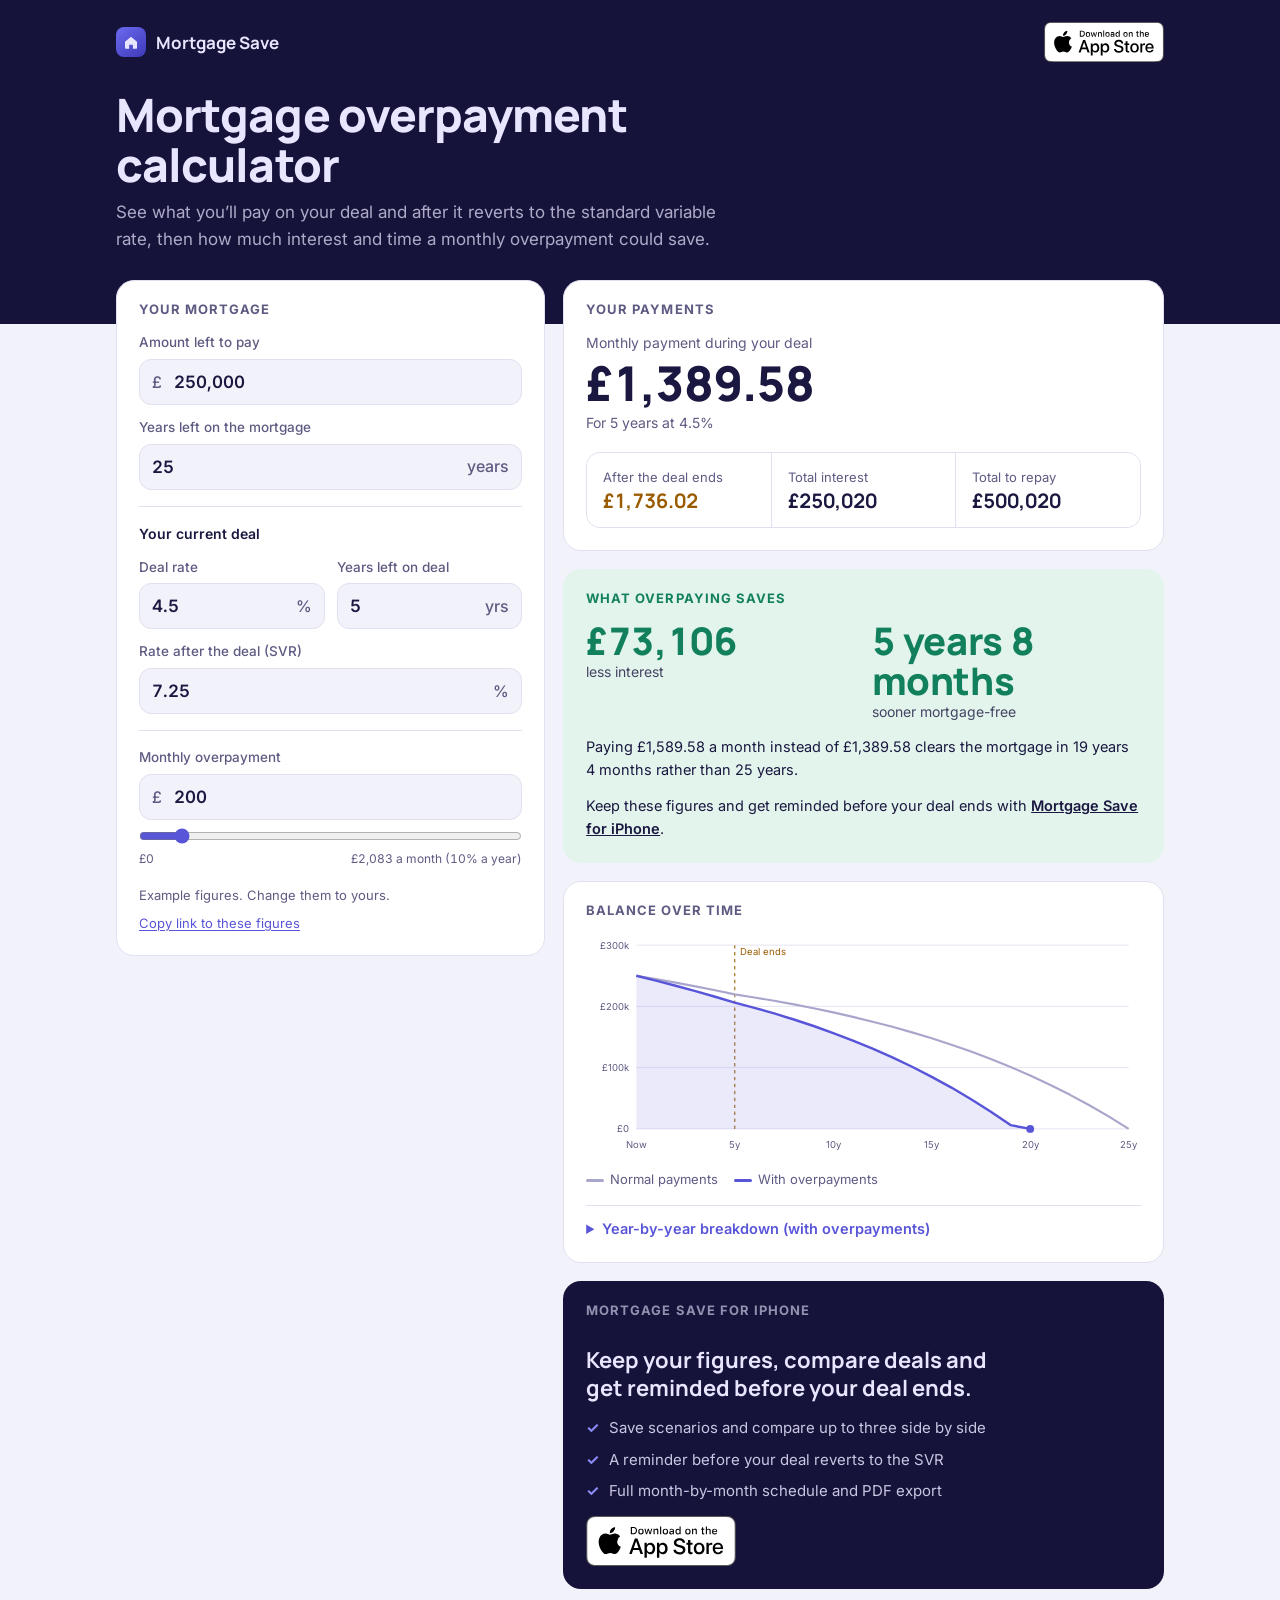
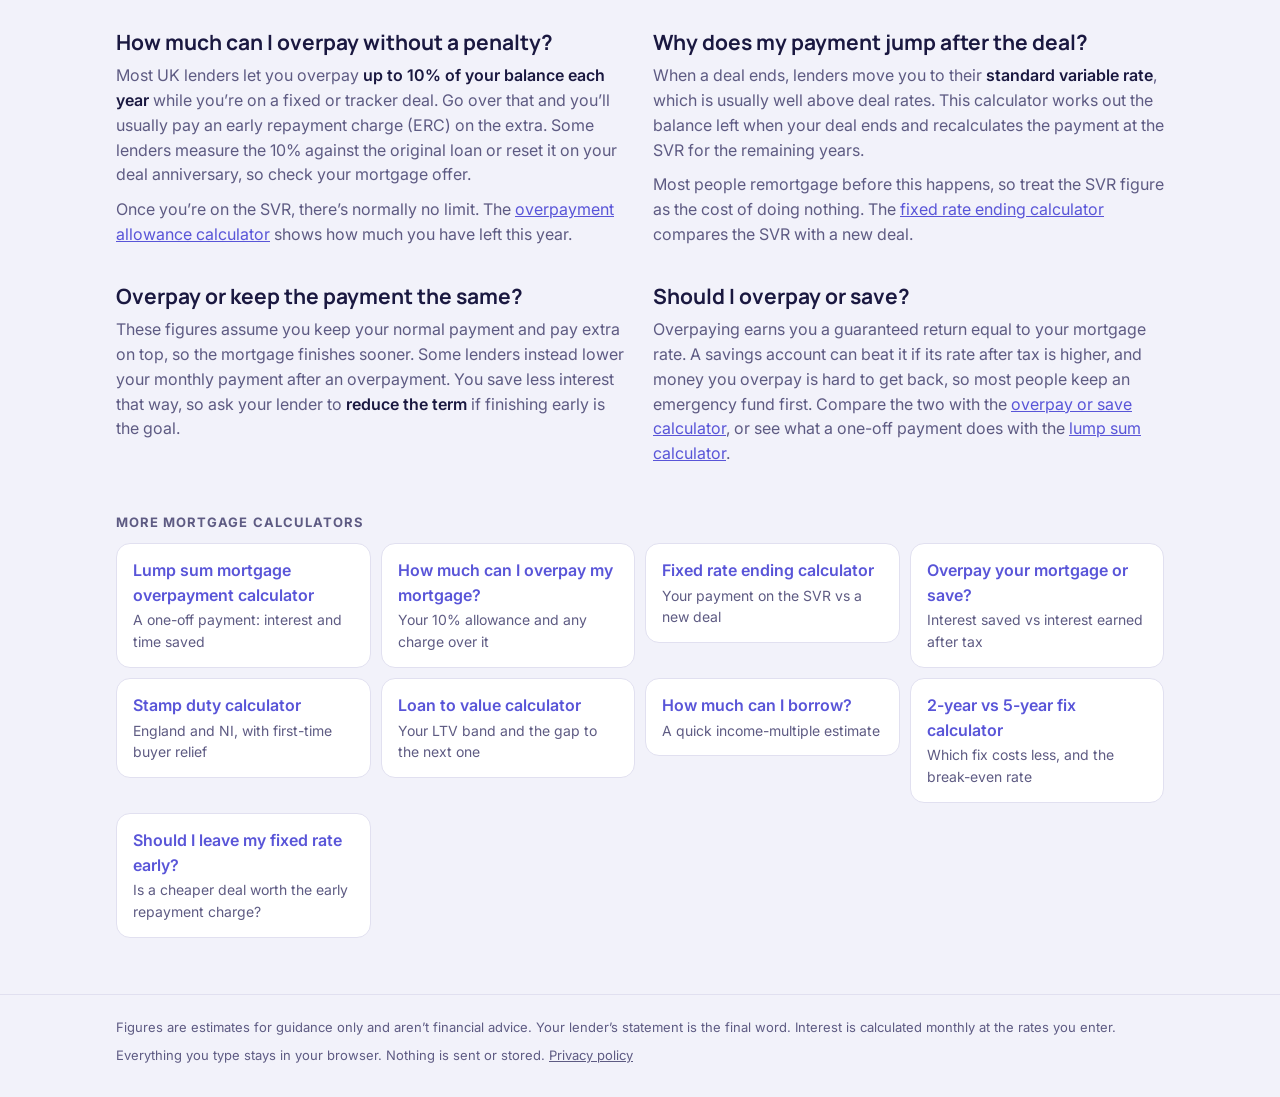
<file: calculator/index.html>
<!doctype html>
<html lang="en-GB">
<head>
<meta charset="utf-8">
<meta name="viewport" content="width=device-width, initial-scale=1, viewport-fit=cover">
<title>Mortgage Overpayment Calculator UK | Mortgage Save</title>
<meta name="claude:viewport-fit-sides" content="cover">
<meta name="description" content="Free UK mortgage overpayment calculator. See your monthly payment on your deal and after it reverts to the SVR, and how much interest and time a monthly overpayment saves. Nothing you enter leaves your browser.">
<meta name="apple-itunes-app" content="app-id=6467675017">
<meta property="og:type" content="website">
<meta property="og:title" content="Mortgage Overpayment Calculator – Mortgage Save">
<meta property="og:description" content="See how much interest and how many years a monthly overpayment could save on your UK mortgage.">
<meta property="og:site_name" content="Mortgage Save">
<meta property="og:locale" content="en_GB">
<meta property="og:image" content="https://mortgagesave.very-good-studio.com/og-image.png">
<meta property="og:image:width" content="1200">
<meta property="og:image:height" content="630">
<meta property="og:image:alt" content="Mortgage Save: free UK mortgage overpayment calculator">
<meta name="twitter:card" content="summary_large_image">
<link rel="canonical" href="https://mortgagesave.very-good-studio.com/">
<link rel="icon" href="favicon.png" type="image/png">
<link rel="apple-touch-icon" href="apple-touch-icon.png">
<meta property="og:url" content="https://mortgagesave.very-good-studio.com/">
<link rel="preconnect" href="https://fonts.googleapis.com">
<link rel="preconnect" href="https://fonts.gstatic.com" crossorigin>
<link rel="stylesheet" href="https://fonts.googleapis.com/css2?family=Manrope:wght@600;700;800&family=Inter:wght@400;500;600&display=swap">
<script type="application/ld+json">
{
  "@context": "https://schema.org",
  "@graph": [
    {
      "@type": "WebApplication",
      "name": "Mortgage Save overpayment calculator",
      "applicationCategory": "FinanceApplication",
      "operatingSystem": "Any",
      "offers": { "@type": "Offer", "price": "0", "priceCurrency": "GBP" },
      "url": "https://mortgagesave.very-good-studio.com/",
      "inLanguage": "en-GB",
      "description": "Calculate UK mortgage payments across a fixed deal and the standard variable rate, and see what monthly overpayments save.",
      "publisher": { "@id": "https://very-good-studio.com/#org" }
    },
    {
      "@type": "MobileApplication",
      "name": "Mortgage Save",
      "operatingSystem": "iOS",
      "applicationCategory": "FinanceApplication",
      "downloadUrl": "https://apps.apple.com/app/id6467675017",
      "installUrl": "https://apps.apple.com/app/id6467675017",
      "publisher": { "@id": "https://very-good-studio.com/#org" }
    },
    {
      "@type": "Organization",
      "@id": "https://very-good-studio.com/#org",
      "name": "Very Good Studio",
      "url": "https://very-good-studio.com/"
    },
    {
      "@type": "FAQPage",
      "mainEntity": [
        { "@type": "Question", "name": "How much can I overpay my mortgage without a penalty?",
          "acceptedAnswer": { "@type": "Answer", "text": "Most UK lenders let you overpay up to 10% of the balance each year during a fixed or tracker deal without an early repayment charge. Check your mortgage offer, because some lenders use a different limit or measure it differently." } },
        { "@type": "Question", "name": "What is the standard variable rate (SVR)?",
          "acceptedAnswer": { "@type": "Answer", "text": "The SVR is the rate your lender moves you to when your deal ends. It is usually much higher than deal rates, which is why most people remortgage before their deal finishes." } },
        { "@type": "Question", "name": "Is it better to overpay or save?",
          "acceptedAnswer": { "@type": "Answer", "text": "Overpaying gives a guaranteed return equal to your mortgage rate. Savings can beat it when the after-tax savings rate is higher, and an emergency fund should usually come first because overpayments are hard to get back." } }
      ]
    }
  ]
}
</script>
<style>
/* Layout: one calm column on phones; inputs left and live results right from 900px. Brand palette from the Mortgage Save support site. */
:root {
  --bg: #F2F2FA;
  --surface: #FFFFFF;
  --ink: #1A1840;
  --muted: #5E5B83;
  --line: #E1E0F0;
  --brand: #16133B;
  --brand-fg: #E8E6FF;
  --accent: #5955D8;
  --accent-soft: #EBEAFD;
  --save: #12805C;
  --save-soft: #E3F4EC;
  --warn: #9A5B00;
  --warn-soft: #FFF3DC;
  --chart-base: #A9A6CC;
  --font-display: "Manrope", "Inter", system-ui, sans-serif;
  --font-body: "Inter", system-ui, -apple-system, "Segoe UI", sans-serif;
  --radius: 18px;
}
@media (prefers-color-scheme: dark) {
  :root:not([data-theme="light"]) {
    --bg: #0E0C24; --surface: #18163A; --ink: #E8E6FF; --muted: #A3A0CC; --line: #2C2A55;
    --brand: #0A0820; --brand-fg: #E8E6FF; --accent: #8E8BF5; --accent-soft: #26245A;
    --save: #4CC79A; --save-soft: #12332A; --warn: #F2B65C; --warn-soft: #3A2C12; --chart-base: #4E4B82;
    color-scheme: dark;
  }
}
:root[data-theme="dark"] {
  --bg: #0E0C24; --surface: #18163A; --ink: #E8E6FF; --muted: #A3A0CC; --line: #2C2A55;
  --brand: #0A0820; --brand-fg: #E8E6FF; --accent: #8E8BF5; --accent-soft: #26245A;
  --save: #4CC79A; --save-soft: #12332A; --warn: #F2B65C; --warn-soft: #3A2C12; --chart-base: #4E4B82;
  color-scheme: dark;
}

*, *::before, *::after { box-sizing: border-box; }
html { -webkit-text-size-adjust: 100%; }
body {
  margin: 0;
  background: var(--bg);
  color: var(--ink);
  font: 400 16px/1.55 var(--font-body);
  -webkit-font-smoothing: antialiased;
}
.wrap {
  max-width: 1080px;
  margin: 0 auto;
  padding-left: max(16px, env(safe-area-inset-left, 0px));
  padding-right: max(16px, env(safe-area-inset-right, 0px));
}

header.top { background: var(--brand); color: var(--brand-fg); }
header.top .wrap { padding-block: 22px 72px; display: grid; gap: 28px; }
.brandline { display: flex; align-items: center; justify-content: space-between; gap: 12px; flex-wrap: wrap; }
.brand { display: flex; align-items: center; gap: 10px; font: 700 17px/1 var(--font-display); color: var(--brand-fg); text-decoration: none; }
.brand-mark { width: 30px; height: 30px; border-radius: 8px; background: linear-gradient(140deg, #6E6AF0, #3D39B8); display: grid; place-items: center; }
.store-link { display: block; border-radius: 8px; }
.store-link img { display: block; width: 120px; height: 40px; filter: invert(1); }
.store-link:hover { opacity: .9; }
h1 { font: 800 clamp(30px, 5vw, 46px)/1.08 var(--font-display); letter-spacing: -0.02em; margin: 0; text-wrap: balance; max-width: 18ch; }
.lede { margin: 10px 0 0; max-width: 58ch; color: rgba(232,230,255,.72); font-size: 17px; }

main .wrap { margin-top: -44px; padding-block: 0 56px; }
.calc { display: grid; gap: 18px; grid-template-columns: 1fr; align-items: start; }
@media (min-width: 900px) { .calc { grid-template-columns: minmax(0, 5fr) minmax(0, 7fr); } }

.panel { background: var(--surface); border: 1px solid var(--line); border-radius: var(--radius); padding: 22px; min-width: 0; }
.panel h2 { font: 700 13px/1 var(--font-body); text-transform: uppercase; letter-spacing: .08em; color: var(--muted); margin: 0 0 16px; }
.inputs { display: grid; gap: 16px; }
@media (min-width: 900px) { .inputs-panel { position: sticky; top: calc(16px + env(safe-area-inset-top, 0px)); } }
.group { display: grid; gap: 12px; padding-top: 16px; border-top: 1px solid var(--line); }
.group:first-of-type { border-top: 0; padding-top: 0; }
.group-title { font-weight: 600; font-size: 14px; }
.pair { display: grid; grid-template-columns: repeat(2, minmax(0, 1fr)); gap: 12px; }
.field { display: grid; grid-template-columns: minmax(0, 1fr); gap: 6px; min-width: 0; }
.field label { font-size: 13.5px; font-weight: 500; color: var(--muted); }
.box { display: flex; align-items: center; background: var(--bg); border: 1.5px solid var(--line); border-radius: 12px; transition: border-color .15s; }
.box:focus-within { border-color: var(--accent); }
.box span { padding: 0 0 0 12px; color: var(--muted); font-weight: 500; }
.box span.after { padding: 0 12px 0 0; }
.box input { flex: 1; width: 100%; min-width: 0; border: 0; background: transparent; color: var(--ink); font: 600 17px/1 var(--font-body); padding: 12px; font-variant-numeric: tabular-nums; outline: none; }
.field.bad .box { border-color: #D2433E; }
.err { color: #D2433E; font-size: 13px; }
.err:empty { display: none; }
.hint { font-size: 13px; color: var(--muted); }
input[type="range"] { width: 100%; accent-color: var(--accent); margin: 2px 0 0; }
.range-ends { display: flex; justify-content: space-between; font-size: 12px; color: var(--muted); font-variant-numeric: tabular-nums; }
.example-note { font-size: 13px; color: var(--muted); display: flex; justify-content: space-between; gap: 8px; flex-wrap: wrap; }
.linkbtn { background: none; border: 0; padding: 0; font: inherit; color: var(--accent); cursor: pointer; text-decoration: underline; text-underline-offset: 2px; }
:focus-visible { outline: 2.5px solid var(--accent); outline-offset: 2px; }

.results { display: grid; gap: 18px; min-width: 0; }
.headline { display: grid; gap: 4px; }
.headline .k { font-size: 14px; color: var(--muted); }
.headline .v { font: 800 clamp(34px, 6vw, 48px)/1.05 var(--font-display); letter-spacing: -0.02em; font-variant-numeric: tabular-nums; }
.headline .s { font-size: 14px; color: var(--muted); }
.stats { display: grid; grid-template-columns: repeat(auto-fit, minmax(150px, 1fr)); gap: 1px; background: var(--line); border: 1px solid var(--line); border-radius: 14px; overflow: hidden; margin-top: 18px; }
.stat { background: var(--surface); padding: 14px 16px; display: grid; gap: 2px; }
.stat .k { font-size: 13px; color: var(--muted); }
.stat .v { font: 700 20px/1.2 var(--font-display); font-variant-numeric: tabular-nums; }
.stat .v.up { color: var(--warn); }

.saving { background: var(--save-soft); border-color: transparent; }
.saving h2 { color: var(--save); }
.saving-grid { display: grid; grid-template-columns: repeat(auto-fit, minmax(160px, 1fr)); gap: 16px; }
.saving .big { font: 800 clamp(28px, 4.6vw, 38px)/1.05 var(--font-display); color: var(--save); font-variant-numeric: tabular-nums; letter-spacing: -0.01em; }
.saving .k { font-size: 14px; color: var(--ink); opacity: .8; }
.saving p { margin: 14px 0 0; font-size: 14.5px; }
.callout { margin-top: 14px; background: var(--warn-soft); color: var(--warn); border-radius: 12px; padding: 12px 14px; font-size: 14px; }
.empty-over { color: var(--muted); font-size: 15px; margin: 0; }

.chart-wrap { width: 100%; }
.chart-wrap svg { width: 100%; height: auto; display: block; overflow: visible; }
.legend { display: flex; gap: 16px; flex-wrap: wrap; font-size: 13px; color: var(--muted); margin-top: 10px; }
.legend i { display: inline-block; width: 18px; height: 3px; border-radius: 2px; vertical-align: middle; margin-right: 6px; }

details.table { border-top: 1px solid var(--line); margin-top: 16px; padding-top: 12px; }
details.table summary { cursor: pointer; font-weight: 600; font-size: 14.5px; color: var(--accent); }
.table-scroll { overflow-x: auto; margin-top: 12px; }
table { width: 100%; border-collapse: collapse; font-size: 14px; font-variant-numeric: tabular-nums; min-width: 460px; }
th, td { text-align: right; padding: 8px 10px; border-bottom: 1px solid var(--line); white-space: nowrap; }
th:first-child, td:first-child { text-align: left; }
th { font-size: 12px; text-transform: uppercase; letter-spacing: .06em; color: var(--muted); font-weight: 600; }
tr.svr td:first-child::after { content: "SVR"; font-size: 10.5px; font-weight: 600; letter-spacing: .05em; margin-left: 8px; padding: 2px 6px; border-radius: 999px; background: var(--warn-soft); color: var(--warn); }

.app { background: var(--brand); color: var(--brand-fg); border-color: transparent; display: grid; gap: 14px; }
.app h2 { color: rgba(232,230,255,.6); }
.app .pitch { font: 700 22px/1.25 var(--font-display); margin: 0; text-wrap: balance; }
.app ul { margin: 0; padding: 0; list-style: none; display: grid; gap: 8px; font-size: 15px; color: rgba(232,230,255,.85); }
.app li::before { content: "✓"; color: #8E8BF5; font-weight: 700; margin-right: 10px; }
.app .cta { justify-self: start; display: block; border-radius: 10px; }
.app .cta img { display: block; width: 150px; height: 50px; filter: invert(1); }
.app .cta:hover { opacity: .9; }

.explain { margin-top: 40px; display: grid; gap: 26px; grid-template-columns: 1fr; }
@media (min-width: 760px) { .explain { grid-template-columns: 1fr 1fr; } }
.explain section { min-width: 0; }
.explain h2 { font: 700 21px/1.25 var(--font-display); margin: 0 0 8px; text-wrap: balance; }
.explain p { margin: 0 0 10px; max-width: 62ch; color: var(--muted); }
.explain p strong { color: var(--ink); font-weight: 600; }

.callout a, .nudge a { color: inherit; font-weight: 600; }
.explain a { color: var(--accent); }
.nudge { font-size: 14.5px; }
.related { margin-top: 40px; }
.related h2 { font: 700 13px/1 var(--font-body); text-transform: uppercase; letter-spacing: .08em; color: var(--muted); margin: 0 0 14px; }
.related ul { list-style: none; padding: 0; margin: 0; display: grid; gap: 10px; grid-template-columns: repeat(auto-fit, minmax(230px, 1fr)); }
.related li a { display: block; background: var(--surface); border: 1px solid var(--line); border-radius: 14px; padding: 14px 16px; font-weight: 600; text-decoration: none; color: var(--accent); }
.related li a span { display: block; font-weight: 400; font-size: 14px; color: var(--muted); margin-top: 2px; }
footer { border-top: 1px solid var(--line); }
footer .wrap { padding-block: 22px 32px; font-size: 13px; color: var(--muted); display: grid; gap: 8px; }
footer a { color: var(--muted); }

@media (prefers-reduced-motion: reduce) { * { transition: none !important; } }
</style>
</head>
<body>
<header class="top">
  <div class="wrap">
    <div class="brandline">
      <a class="brand" href="./">
        <span class="brand-mark" aria-hidden="true">
          <svg width="18" height="18" viewBox="0 0 24 24" fill="none"><path d="M4 11.5 12 5l8 6.5V20a1 1 0 0 1-1 1h-4.5v-5.5h-5V21H5a1 1 0 0 1-1-1v-8.5Z" fill="#E8E6FF"/></svg>
        </span>
        Mortgage Save
      </a>
      <a class="store-link" href="https://apps.apple.com/app/id6467675017" rel="noopener"><img src="app-store-badge.svg" alt="Download on the App Store" width="120" height="40"></a>
    </div>
    <div>
      <h1>Mortgage overpayment calculator</h1>
      <p class="lede">See what you’ll pay on your deal and after it reverts to the standard variable rate, then how much interest and time a monthly overpayment could save.</p>
    </div>
  </div>
</header>

<main>
  <div class="wrap">
    <div class="calc">
      <form class="panel inputs-panel" id="form" novalidate>
        <h2>Your mortgage</h2>
        <div class="inputs">
          <div class="group">
            <div class="field" id="f-loan">
              <label for="loan">Amount left to pay</label>
              <div class="box"><span>£</span><input id="loan" name="loan" inputmode="decimal" autocomplete="off"></div>
              <div class="err" id="e-loan"></div>
            </div>
            <div class="field" id="f-termYears">
              <label for="termYears">Years left on the mortgage</label>
              <div class="box"><input id="termYears" name="termYears" inputmode="decimal" autocomplete="off"><span class="after">years</span></div>
              <div class="err" id="e-termYears"></div>
            </div>
          </div>

          <div class="group">
            <div class="group-title">Your current deal</div>
            <div class="pair">
              <div class="field" id="f-dealRate">
                <label for="dealRate">Deal rate</label>
                <div class="box"><input id="dealRate" name="dealRate" inputmode="decimal" autocomplete="off"><span class="after">%</span></div>
                <div class="err" id="e-dealRate"></div>
              </div>
              <div class="field" id="f-dealYears">
                <label for="dealYears">Years left on deal</label>
                <div class="box"><input id="dealYears" name="dealYears" inputmode="decimal" autocomplete="off"><span class="after">yrs</span></div>
                <div class="err" id="e-dealYears"></div>
              </div>
            </div>
            <div class="field" id="f-svr">
              <label for="svr">Rate after the deal (SVR)</label>
              <div class="box"><input id="svr" name="svr" inputmode="decimal" autocomplete="off"><span class="after">%</span></div>
              <div class="err" id="e-svr"></div>
            </div>
          </div>

          <div class="group">
            <div class="field" id="f-overpayment">
              <label for="overpayment">Monthly overpayment</label>
              <div class="box"><span>£</span><input id="overpayment" name="overpayment" inputmode="decimal" autocomplete="off"></div>
              <input type="range" id="overSlider" min="0" max="2000" step="10" aria-label="Monthly overpayment slider">
              <div class="range-ends"><span>£0</span><span id="capLabel">£0 a month (10% a year)</span></div>
              <div class="err" id="e-overpayment"></div>
            </div>
          </div>

          <div class="example-note">
            <span id="exampleText">Example figures. Change them to yours.</span>
            <button type="button" class="linkbtn" id="copyLink">Copy link to these figures</button>
          </div>
        </div>
      </form>

      <div class="results" aria-live="polite">
        <section class="panel" id="paymentsPanel">
          <h2>Your payments</h2>
          <div class="headline">
            <span class="k">Monthly payment during your deal</span>
            <span class="v" id="r-deal">–</span>
            <span class="s" id="r-deal-sub"></span>
          </div>
          <div class="stats">
            <div class="stat"><span class="k">After the deal ends</span><span class="v" id="r-svr">–</span></div>
            <div class="stat"><span class="k">Total interest</span><span class="v" id="r-interest">–</span></div>
            <div class="stat"><span class="k">Total to repay</span><span class="v" id="r-total">–</span></div>
          </div>
        </section>

        <section class="panel saving" id="savingPanel">
          <h2>What overpaying saves</h2>
          <div id="savingBody"></div>
        </section>

        <section class="panel">
          <h2>Balance over time</h2>
          <div class="chart-wrap" id="chart"></div>
          <div class="legend" id="legend"></div>
          <details class="table">
            <summary>Year-by-year breakdown</summary>
            <div class="table-scroll"><table id="yearTable"></table></div>
          </details>
        </section>

        <section class="panel app">
          <h2>Mortgage Save for iPhone</h2>
          <p class="pitch">Keep your figures, compare deals and get reminded before your deal ends.</p>
          <ul>
            <li>Save scenarios and compare up to three side by side</li>
            <li>A reminder before your deal reverts to the SVR</li>
            <li>Full month-by-month schedule and PDF export</li>
          </ul>
          <a class="cta" href="https://apps.apple.com/app/id6467675017" rel="noopener"><img src="app-store-badge.svg" alt="Download Mortgage Save on the App Store" width="150" height="50" loading="lazy"></a>
        </section>
      </div>
    </div>

    <div class="explain">
      <section>
        <h2>How much can I overpay without a penalty?</h2>
        <p>Most UK lenders let you overpay <strong>up to 10% of your balance each year</strong> while you’re on a fixed or tracker deal. Go over that and you’ll usually pay an early repayment charge (ERC) on the extra. Some lenders measure the 10% against the original loan or reset it on your deal anniversary, so check your mortgage offer.</p>
        <p>Once you’re on the SVR, there’s normally no limit. The <a href="mortgage-overpayment-allowance-calculator/">overpayment allowance calculator</a> shows how much you have left this year.</p>
      </section>
      <section>
        <h2>Why does my payment jump after the deal?</h2>
        <p>When a deal ends, lenders move you to their <strong>standard variable rate</strong>, which is usually well above deal rates. This calculator works out the balance left when your deal ends and recalculates the payment at the SVR for the remaining years.</p>
        <p>Most people remortgage before this happens, so treat the SVR figure as the cost of doing nothing. The <a href="fixed-rate-ending-calculator/">fixed rate ending calculator</a> compares the SVR with a new deal.</p>
      </section>
      <section>
        <h2>Overpay or keep the payment the same?</h2>
        <p>These figures assume you keep your normal payment and pay extra on top, so the mortgage finishes sooner. Some lenders instead lower your monthly payment after an overpayment. You save less interest that way, so ask your lender to <strong>reduce the term</strong> if finishing early is the goal.</p>
      </section>
      <section>
        <h2>Should I overpay or save?</h2>
        <p>Overpaying earns you a guaranteed return equal to your mortgage rate. A savings account can beat it if its rate after tax is higher, and money you overpay is hard to get back, so most people keep an emergency fund first. Compare the two with the <a href="overpay-mortgage-or-save-calculator/">overpay or save calculator</a>, or see what a one-off payment does with the <a href="lump-sum-overpayment-calculator/">lump sum calculator</a>.</p>
      </section>
    </div>

<!-- related:start -->
    <nav class="related" aria-label="More calculators">
      <h2>More mortgage calculators</h2>
      <ul>
        <li><a href="lump-sum-overpayment-calculator/">Lump sum mortgage overpayment calculator<span>A one-off payment: interest and time saved</span></a></li>
        <li><a href="mortgage-overpayment-allowance-calculator/">How much can I overpay my mortgage?<span>Your 10% allowance and any charge over it</span></a></li>
        <li><a href="fixed-rate-ending-calculator/">Fixed rate ending calculator<span>Your payment on the SVR vs a new deal</span></a></li>
        <li><a href="overpay-mortgage-or-save-calculator/">Overpay your mortgage or save?<span>Interest saved vs interest earned after tax</span></a></li>
        <li><a href="stamp-duty-calculator/">Stamp duty calculator<span>England and NI, with first-time buyer relief</span></a></li>
        <li><a href="loan-to-value-calculator/">Loan to value calculator<span>Your LTV band and the gap to the next one</span></a></li>
        <li><a href="how-much-can-i-borrow-calculator/">How much can I borrow?<span>A quick income-multiple estimate</span></a></li>
        <li><a href="2-year-vs-5-year-fix-calculator/">2-year vs 5-year fix calculator<span>Which fix costs less, and the break-even rate</span></a></li>
        <li><a href="leave-fixed-rate-early-calculator/">Should I leave my fixed rate early?<span>Is a cheaper deal worth the early repayment charge?</span></a></li>
      </ul>
    </nav>
    <!-- related:end -->
  </div>
</main>

<footer>
  <div class="wrap">
    <span>Figures are estimates for guidance only and aren’t financial advice. Your lender’s statement is the final word. Interest is calculated monthly at the rates you enter.</span>
    <span>Everything you type stays in your browser. Nothing is sent or stored. <a href="https://very-good-studio.com/apps/mortgage-save/privacy-policy.html">Privacy policy</a></span>
  </div>
</footer>

<script type="module">
import { calculate, maxMonthlyOverpayment } from './calc.js';

const EXAMPLE = { loan: 250000, termYears: 25, dealRate: 4.5, dealYears: 5, svr: 7.25, overpayment: 200 };
const FIELDS = Object.keys(EXAMPLE);
const $ = (id) => document.getElementById(id);

const gbp0 = new Intl.NumberFormat('en-GB', { style: 'currency', currency: 'GBP', maximumFractionDigits: 0 });
const gbp2 = new Intl.NumberFormat('en-GB', { style: 'currency', currency: 'GBP', minimumFractionDigits: 2, maximumFractionDigits: 2 });
const num = (v) => Number(String(v).replace(/[£,%\s]/g, ''));
const plain = (n) => (Number.isInteger(n) ? String(n) : String(+n.toFixed(2)));

function duration(months) {
  const m = Math.round(months);
  const y = Math.floor(m / 12), r = m % 12;
  const parts = [];
  if (y) parts.push(`${y} year${y === 1 ? '' : 's'}`);
  if (r) parts.push(`${r} month${r === 1 ? '' : 's'}`);
  return parts.join(' ') || '0 months';
}

function readForm() {
  const d = {};
  for (const k of FIELDS) d[k] = $(k).value.trim() === '' ? (k === 'overpayment' ? 0 : NaN) : num($(k).value);
  return d;
}

function fill(d) {
  for (const k of FIELDS) $(k).value = k === 'loan' || k === 'overpayment' ? Number(d[k]).toLocaleString('en-GB') : plain(d[k]);
}

function initialValues() {
  try {
    const q = new URLSearchParams(location.search);
    if (FIELDS.every((k) => q.has(k))) {
      const d = {};
      for (const k of FIELDS) d[k] = num(q.get(k));
      if (FIELDS.every((k) => Number.isFinite(d[k]))) return { d, fromLink: true };
    }
  } catch (_) {}
  return { d: EXAMPLE, fromLink: false };
}

function syncUrl(d) {
  try {
    const q = new URLSearchParams();
    for (const k of FIELDS) q.set(k, plain(d[k]));
    history.replaceState(null, '', `${location.pathname}?${q}`);
  } catch (_) {}
}

function showErrors(errors) {
  for (const k of FIELDS) {
    $(`e-${k}`).textContent = errors[k] || '';
    $(`f-${k}`).classList.toggle('bad', !!errors[k]);
  }
}

function renderChart(baseYears, overYears, dealYears) {
  const W = 640, H = 260, L = 58, R = 14, T = 14, B = 34;
  const n = baseYears.length;
  const max = baseYears.length ? Math.max(...baseYears.map((y) => y.closing), 0) : 0;
  const top = Math.max(baseYears[0] ? baseYears[0].closing + baseYears[0].principal : 1, max);
  const step = niceStep(top / 4);
  const yMax = Math.ceil(top / step) * step;
  const x = (yr) => L + (yr / n) * (W - L - R);
  const y = (v) => T + (1 - v / yMax) * (H - T - B);
  const start = baseYears[0] ? baseYears[0].closing + baseYears[0].principal : 0;

  const pts = (years) => [[0, start], ...years.map((yr) => [yr.year, yr.closing])];
  const line = (p) => p.map(([a, b], i) => `${i ? 'L' : 'M'}${x(a).toFixed(1)},${y(b).toFixed(1)}`).join('');
  const area = (p) => `${line(p)}L${x(p.at(-1)[0]).toFixed(1)},${y(0)}L${x(0)},${y(0)}Z`;

  let grid = '';
  for (let v = 0; v <= yMax + 1; v += step) {
    grid += `<line x1="${L}" x2="${W - R}" y1="${y(v)}" y2="${y(v)}" stroke="var(--line)" stroke-width="1"/>`;
    grid += `<text x="${L - 8}" y="${y(v) + 4}" text-anchor="end" font-size="11" fill="var(--muted)">${shortMoney(v)}</text>`;
  }
  const tickEvery = n > 30 ? 10 : n > 12 ? 5 : n > 6 ? 2 : 1;
  for (let t = 0; t <= n; t += tickEvery) {
    grid += `<text x="${x(t)}" y="${H - 12}" text-anchor="middle" font-size="11" fill="var(--muted)">${t === 0 ? 'Now' : `${t}y`}</text>`;
  }
  const dealX = x(Math.min(dealYears, n));
  const dealMark = dealYears < n
    ? `<line x1="${dealX}" x2="${dealX}" y1="${T}" y2="${y(0)}" stroke="var(--warn)" stroke-dasharray="4 4" stroke-width="1.2"/>
       <text x="${dealX + 6}" y="${T + 11}" font-size="11" fill="var(--warn)">Deal ends</text>` : '';

  const basePts = pts(baseYears);
  let svg = `<svg viewBox="0 0 ${W} ${H}" role="img" aria-label="Mortgage balance by year">${grid}${dealMark}`;
  svg += `<path d="${line(basePts)}" fill="none" stroke="var(--chart-base)" stroke-width="2.5" stroke-linejoin="round"/>`;
  if (overYears) {
    const op = pts(overYears);
    svg += `<path d="${area(op)}" fill="var(--accent)" opacity="0.12"/>`;
    svg += `<path d="${line(op)}" fill="none" stroke="var(--accent)" stroke-width="2.8" stroke-linejoin="round"/>`;
    const end = op.at(-1);
    svg += `<circle cx="${x(end[0])}" cy="${y(0)}" r="4.5" fill="var(--accent)"/>`;
  }
  svg += '</svg>';
  $('chart').innerHTML = svg;
  $('legend').innerHTML =
    `<span><i style="background:var(--chart-base)"></i>Normal payments</span>` +
    (overYears ? `<span><i style="background:var(--accent)"></i>With overpayments</span>` : '');
}

function niceStep(raw) {
  const p = Math.pow(10, Math.floor(Math.log10(raw || 1)));
  const f = raw / p;
  return (f <= 1 ? 1 : f <= 2 ? 2 : f <= 2.5 ? 2.5 : f <= 5 ? 5 : 10) * p;
}
function shortMoney(v) {
  if (v >= 1e6) return `£${+(v / 1e6).toFixed(2)}m`;
  if (v >= 1e3) return `£${Math.round(v / 1e3)}k`;
  return `£${Math.round(v)}`;
}

function renderTable(baseYears, overYears) {
  const rows = (overYears || baseYears);
  const head = `<thead><tr><th>Year</th><th>Paid</th><th>Interest</th><th>Capital</th><th>Balance at end</th></tr></thead>`;
  const body = rows.map((y) => `<tr class="${y.inDeal ? '' : 'svr'}"><td>${y.year}</td><td>${gbp0.format(y.paid)}</td><td>${gbp0.format(y.interest)}</td><td>${gbp0.format(y.principal)}</td><td>${gbp0.format(y.closing)}</td></tr>`).join('');
  $('yearTable').innerHTML = head + `<tbody>${body}</tbody>`;
  document.querySelector('details.table summary').textContent =
    overYears ? 'Year-by-year breakdown (with overpayments)' : 'Year-by-year breakdown';
}

function render() {
  const d = readForm();
  const r = calculate(d);
  showErrors(r.errors);

  const slider = $('overSlider');
  if (d.loan > 0) {
    const cap = maxMonthlyOverpayment(d.loan);
    slider.max = String(Math.max(10, Math.round(cap / 10) * 10));
    $('capLabel').textContent = `${gbp0.format(cap)} a month (10% a year)`;
  }
  if (document.activeElement !== slider) slider.value = String(d.overpayment || 0);

  if (Object.keys(r.errors).length) return;
  syncUrl(d);

  const { std, over } = r;
  $('r-deal').textContent = gbp2.format(std.dealPayment);
  $('r-deal-sub').textContent = `For ${duration(std.dealMonths)} at ${plain(d.dealRate)}%`;
  const rise = std.svrPayment - std.dealPayment;
  $('r-svr').textContent = std.svrMonths > 0 ? gbp2.format(std.svrPayment) : 'Paid off';
  $('r-svr').classList.toggle('up', std.svrMonths > 0 && rise > 0.5);
  $('r-svr').title = std.svrMonths > 0 ? `${rise >= 0 ? '+' : '−'}${gbp2.format(Math.abs(rise))} a month at ${plain(d.svr)}%` : '';
  $('r-interest').textContent = gbp0.format(std.totalInterest);
  $('r-total').textContent = gbp0.format(std.totalPayable);

  const body = $('savingBody');
  if (!over) {
    body.innerHTML = `<p class="empty-over">Add a monthly overpayment to see how much interest and time it saves.</p>`;
  } else {
    const saved = Math.max(0, over.saving);
    body.innerHTML = `
      <div class="saving-grid">
        <div><div class="big">${gbp0.format(saved)}</div><div class="k">less interest</div></div>
        <div><div class="big">${duration(Math.max(0, over.monthsSaved))}</div><div class="k">sooner mortgage-free</div></div>
      </div>
      <p>Paying ${gbp2.format(over.dealPayment)} a month instead of ${gbp2.format(std.dealPayment)} clears the mortgage in ${duration(over.months)} rather than ${duration(std.months)}.</p>
      ${over.overCap ? `<div class="callout">This is more than 10% of your balance a year (${gbp0.format(r.cap)} a month). Most lenders charge an early repayment charge on the extra while you’re on a deal, which these figures don’t include. <a href="mortgage-overpayment-allowance-calculator/">Check your allowance</a>.</div>` : ''}
      <p class="nudge">Keep these figures and get reminded before your deal ends with <a href="https://apps.apple.com/app/id6467675017" rel="noopener">Mortgage Save for iPhone</a>.</p>`;
  }

  renderChart(r.baseYears, r.overYears, d.dealYears);
  renderTable(r.baseYears, r.overYears);
}

const start = initialValues();
fill(start.d);
if (start.fromLink) $('exampleText').textContent = 'Figures from a shared link.';

let typed = false;
$('form').addEventListener('input', (e) => {
  if (e.target.id === 'overSlider') {
    $('overpayment').value = Number(e.target.value).toLocaleString('en-GB');
  }
  if (!typed) { typed = true; $('exampleText').textContent = 'Your figures stay in this browser.'; }
  render();
});
$('form').addEventListener('submit', (e) => e.preventDefault());
for (const k of ['loan', 'overpayment']) {
  $(k).addEventListener('blur', () => {
    const v = num($(k).value);
    if (Number.isFinite(v) && $(k).value.trim() !== '') $(k).value = v.toLocaleString('en-GB');
  });
}
$('copyLink').addEventListener('click', async () => {
  const btn = $('copyLink');
  try {
    await navigator.clipboard.writeText(location.href);
    btn.textContent = 'Link copied';
  } catch (_) {
    btn.textContent = 'Copy the address bar to share';
  }
  setTimeout(() => { btn.textContent = 'Copy link to these figures'; }, 2500);
});

render();
</script>
<!-- Cloudflare Web Analytics --><script type='module' src='https://static.cloudflareinsights.com/beacon.min.js' data-cf-beacon='{"token": "3850486203cd40769943ba21bf3ae65b"}'></script><!-- End Cloudflare Web Analytics -->
</body>
</html>
</file>
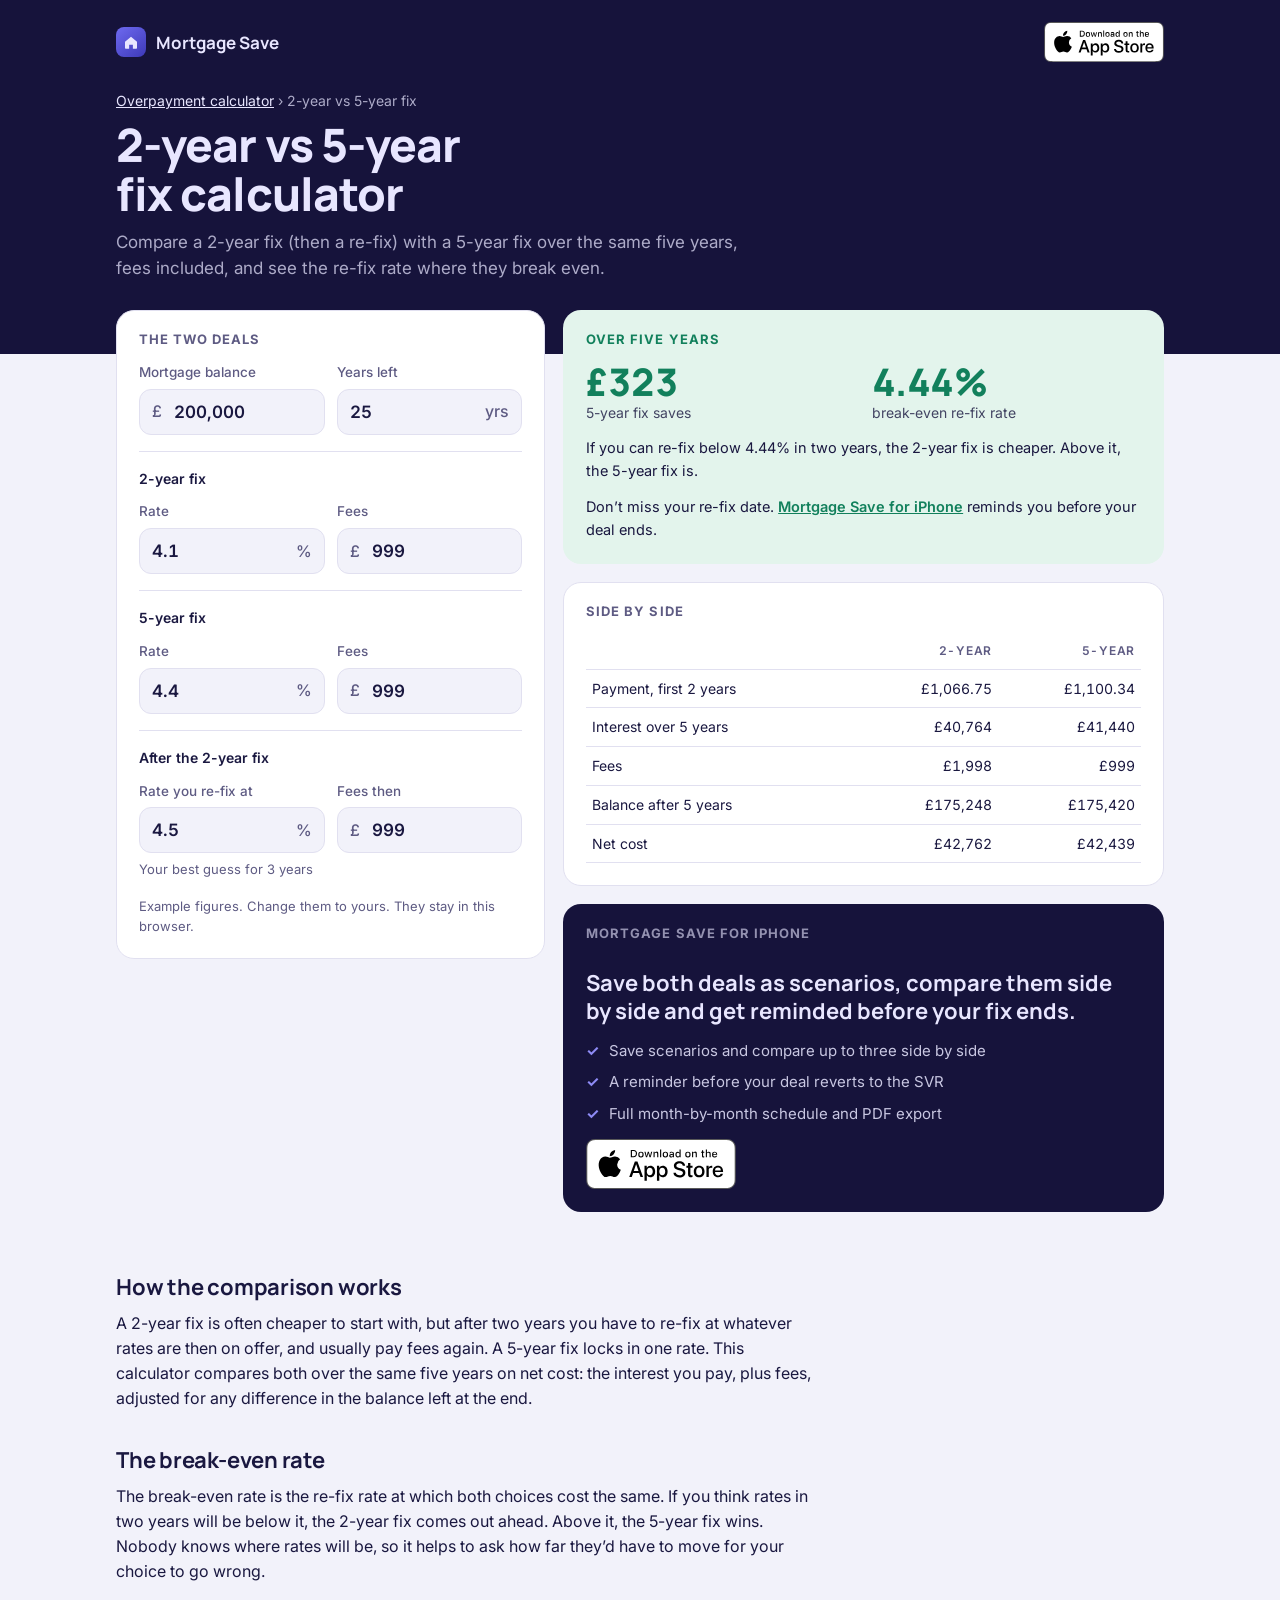
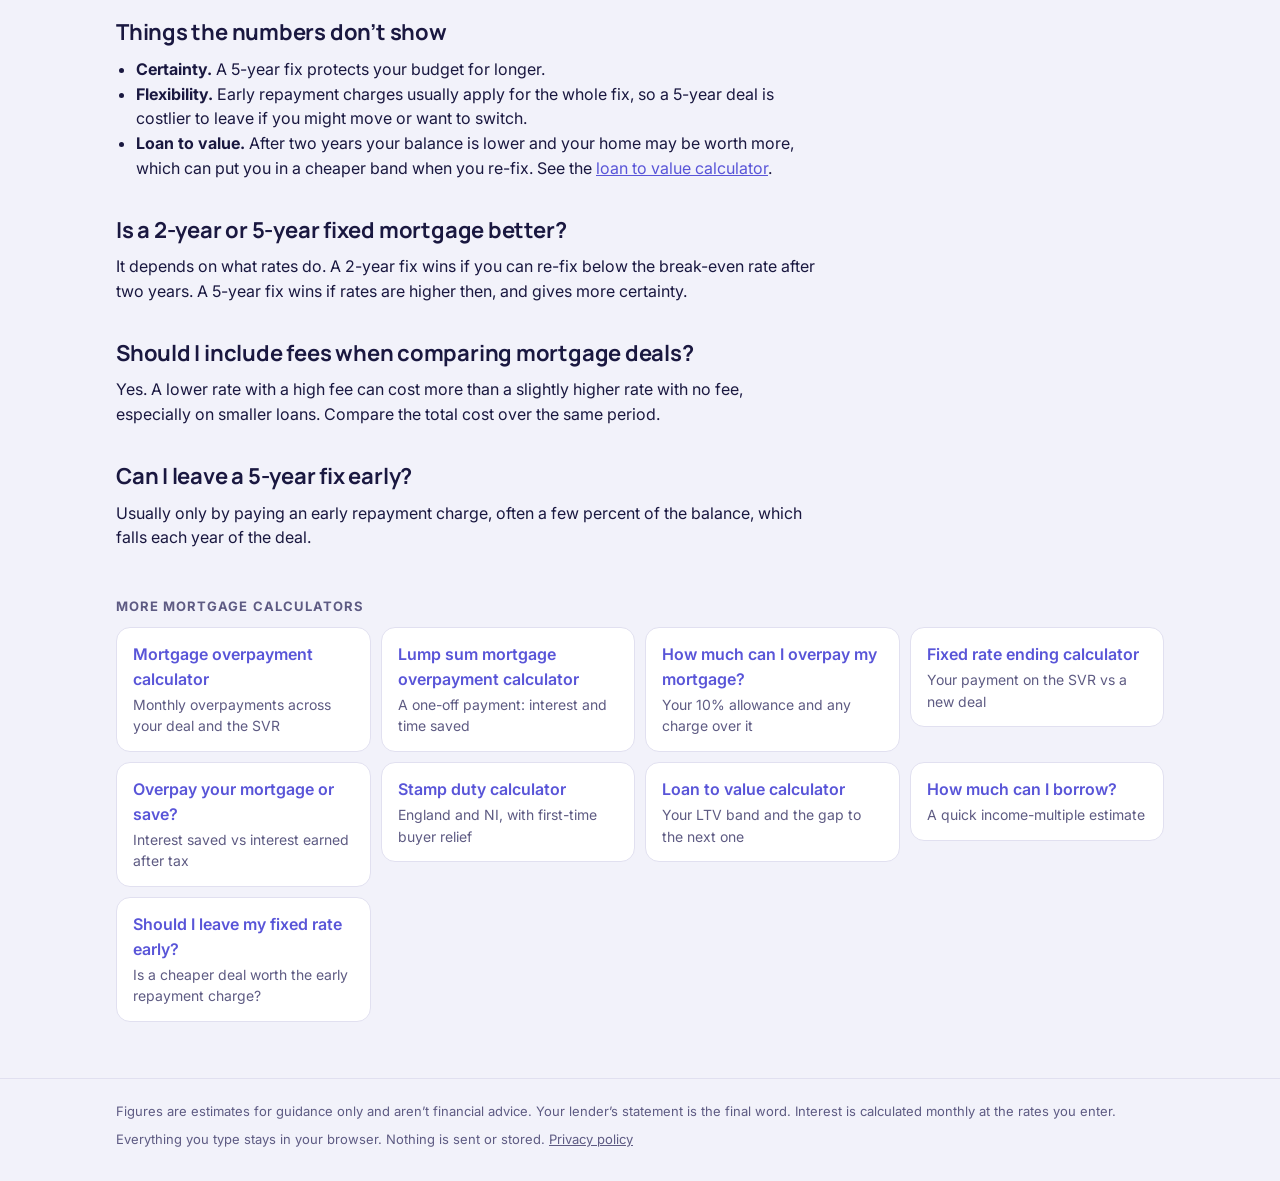
<file: calculator/2-year-vs-5-year-fix-calculator/index.html>
<!doctype html>
<html lang="en-GB">
<head>
<meta charset="utf-8">
<meta name="viewport" content="width=device-width, initial-scale=1, viewport-fit=cover">
<title>2-Year vs 5-Year Fixed Mortgage Calculator | Mortgage Save</title>
<meta name="description" content="Compare a 2-year and a 5-year fixed rate mortgage over five years, including fees and the rate you might re-fix at, and find the break-even rate where they cost the same.">
<meta name="apple-itunes-app" content="app-id=6467675017">
<link rel="canonical" href="https://mortgagesave.very-good-studio.com/2-year-vs-5-year-fix-calculator/">
<link rel="icon" href="../favicon.png" type="image/png">
<link rel="apple-touch-icon" href="../apple-touch-icon.png">
<meta property="og:type" content="website">
<meta property="og:site_name" content="Mortgage Save">
<meta property="og:locale" content="en_GB">
<meta property="og:title" content="2-year vs 5-year fix calculator – Mortgage Save">
<meta property="og:description" content="Compare a 2-year and a 5-year fixed rate mortgage over five years, including fees and the rate you might re-fix at, and find the break-even rate where they cost the same.">
<meta property="og:url" content="https://mortgagesave.very-good-studio.com/2-year-vs-5-year-fix-calculator/">
<meta property="og:image" content="https://mortgagesave.very-good-studio.com/og-image.png">
<meta property="og:image:width" content="1200">
<meta property="og:image:height" content="630">
<meta name="twitter:card" content="summary_large_image">
<link rel="preconnect" href="https://fonts.googleapis.com">
<link rel="preconnect" href="https://fonts.gstatic.com" crossorigin>
<link rel="stylesheet" href="https://fonts.googleapis.com/css2?family=Manrope:wght@600;700;800&family=Inter:wght@400;500;600&display=swap">
<link rel="stylesheet" href="../site.css">
<script type="application/ld+json">
{
  "@context": "https://schema.org",
  "@graph": [
    {
      "@type": "WebApplication",
      "name": "2-year vs 5-year fix calculator",
      "url": "https://mortgagesave.very-good-studio.com/2-year-vs-5-year-fix-calculator/",
      "inLanguage": "en-GB",
      "applicationCategory": "FinanceApplication",
      "operatingSystem": "Any",
      "offers": {
        "@type": "Offer",
        "price": "0",
        "priceCurrency": "GBP"
      },
      "description": "Compare a 2-year and a 5-year fixed rate mortgage over five years, including fees and the rate you might re-fix at, and find the break-even rate where they cost the same.",
      "publisher": {
        "@id": "https://very-good-studio.com/#org"
      }
    },
    {
      "@type": "BreadcrumbList",
      "itemListElement": [
        {
          "@type": "ListItem",
          "position": 1,
          "name": "Mortgage overpayment calculator",
          "item": "https://mortgagesave.very-good-studio.com/"
        },
        {
          "@type": "ListItem",
          "position": 2,
          "name": "2-year vs 5-year fix calculator",
          "item": "https://mortgagesave.very-good-studio.com/2-year-vs-5-year-fix-calculator/"
        }
      ]
    },
    {
      "@type": "FAQPage",
      "mainEntity": [
        {
          "@type": "Question",
          "name": "Is a 2-year or 5-year fixed mortgage better?",
          "acceptedAnswer": {
            "@type": "Answer",
            "text": "It depends on what rates do. A 2-year fix wins if you can re-fix below the break-even rate after two years. A 5-year fix wins if rates are higher then, and gives more certainty."
          }
        },
        {
          "@type": "Question",
          "name": "Should I include fees when comparing mortgage deals?",
          "acceptedAnswer": {
            "@type": "Answer",
            "text": "Yes. A lower rate with a high fee can cost more than a slightly higher rate with no fee, especially on smaller loans. Compare the total cost over the same period."
          }
        },
        {
          "@type": "Question",
          "name": "Can I leave a 5-year fix early?",
          "acceptedAnswer": {
            "@type": "Answer",
            "text": "Usually only by paying an early repayment charge, often a few percent of the balance, which falls each year of the deal."
          }
        }
      ]
    },
    {
      "@type": "Organization",
      "@id": "https://very-good-studio.com/#org",
      "name": "Very Good Studio",
      "url": "https://very-good-studio.com/"
    }
  ]
}
</script>
</head>
<body>
<header class="top">
  <div class="wrap">
    <div class="brandline">
      <a class="brand" href="../">
        <span class="brand-mark" aria-hidden="true">
          <svg width="18" height="18" viewBox="0 0 24 24" fill="none"><path d="M4 11.5 12 5l8 6.5V20a1 1 0 0 1-1 1h-4.5v-5.5h-5V21H5a1 1 0 0 1-1-1v-8.5Z" fill="#E8E6FF"/></svg>
        </span>
        Mortgage Save
      </a>
      <a class="store-link" href="https://apps.apple.com/app/id6467675017" rel="noopener"><img src="../app-store-badge.svg" alt="Download on the App Store" width="120" height="40"></a>
    </div>
    <div>
      <nav class="crumbs" aria-label="Breadcrumb"><a href="../">Overpayment calculator</a> › 2-year vs 5-year fix</nav>
      <h1>2-year vs 5-year fix calculator</h1>
      <p class="lede">Compare a 2-year fix (then a re-fix) with a 5-year fix over the same five years, fees included, and see the re-fix rate where they break even.</p>
    </div>
  </div>
</header>

<main>
  <div class="wrap">
    <div class="calc">
      <form class="panel inputs-panel" id="form" novalidate>
        <h2>The two deals</h2>
        <div class="inputs">
          <div class="pair">
            <div class="field" id="f-balance">
              <label for="balance">Mortgage balance</label>
              <div class="box"><span>£</span><input id="balance" name="balance" inputmode="decimal" autocomplete="off"></div>
              <div class="err" id="e-balance"></div>
            </div>
            <div class="field" id="f-yearsLeft">
              <label for="yearsLeft">Years left</label>
              <div class="box"><input id="yearsLeft" name="yearsLeft" inputmode="decimal" autocomplete="off"><span class="after">yrs</span></div>
              <div class="err" id="e-yearsLeft"></div>
            </div>
          </div>
          <div class="group"><div class="group-title">2-year fix</div><div class="pair">
            <div class="field" id="f-rate2">
              <label for="rate2">Rate</label>
              <div class="box"><input id="rate2" name="rate2" inputmode="decimal" autocomplete="off"><span class="after">%</span></div>
              <div class="err" id="e-rate2"></div>
            </div>
            <div class="field" id="f-fees2">
              <label for="fees2">Fees</label>
              <div class="box"><span>£</span><input id="fees2" name="fees2" inputmode="decimal" autocomplete="off"></div>
              <div class="err" id="e-fees2"></div>
            </div>
          </div></div>
          <div class="group"><div class="group-title">5-year fix</div><div class="pair">
            <div class="field" id="f-rate5">
              <label for="rate5">Rate</label>
              <div class="box"><input id="rate5" name="rate5" inputmode="decimal" autocomplete="off"><span class="after">%</span></div>
              <div class="err" id="e-rate5"></div>
            </div>
            <div class="field" id="f-fees5">
              <label for="fees5">Fees</label>
              <div class="box"><span>£</span><input id="fees5" name="fees5" inputmode="decimal" autocomplete="off"></div>
              <div class="err" id="e-fees5"></div>
            </div>
          </div></div>
          <div class="group"><div class="group-title">After the 2-year fix</div><div class="pair">
            <div class="field" id="f-refix">
              <label for="refix">Rate you re-fix at</label>
              <div class="box"><input id="refix" name="refix" inputmode="decimal" autocomplete="off"><span class="after">%</span></div><div class="hint">Your best guess for 3 years</div>
              <div class="err" id="e-refix"></div>
            </div>
            <div class="field" id="f-refixFees">
              <label for="refixFees">Fees then</label>
              <div class="box"><span>£</span><input id="refixFees" name="refixFees" inputmode="decimal" autocomplete="off"></div>
              <div class="err" id="e-refixFees"></div>
            </div>
          </div></div>
          <div class="example-note"><span>Example figures. Change them to yours. They stay in this browser.</span></div>
        </div>
      </form>

      <div class="results">
        <section class="panel saving">
          <h2>Over five years</h2>
          <div id="out"></div>
        </section>
        <section class="panel">
          <h2>Side by side</h2>
          <div class="table-scroll"><table id="cmp"></table></div>
        </section>

        <section class="panel app">
          <h2>Mortgage Save for iPhone</h2>
          <p class="pitch">Save both deals as scenarios, compare them side by side and get reminded before your fix ends.</p>
          <ul>
            <li>Save scenarios and compare up to three side by side</li>
            <li>A reminder before your deal reverts to the SVR</li>
            <li>Full month-by-month schedule and PDF export</li>
          </ul>
          <a class="cta" href="https://apps.apple.com/app/id6467675017" rel="noopener"><img src="../app-store-badge.svg" alt="Download Mortgage Save on the App Store" width="150" height="50" loading="lazy"></a>
        </section>
      </div>
    </div>

    <article class="article">
      <h2>How the comparison works</h2>
<p>A 2-year fix is often cheaper to start with, but after two years you have to re-fix at whatever rates are then on offer, and usually pay fees again. A 5-year fix locks in one rate. This calculator compares both over the same five years on net cost: the interest you pay, plus fees, adjusted for any difference in the balance left at the end.</p>
<h2>The break-even rate</h2>
<p>The break-even rate is the re-fix rate at which both choices cost the same. If you think rates in two years will be below it, the 2-year fix comes out ahead. Above it, the 5-year fix wins. Nobody knows where rates will be, so it helps to ask how far they’d have to move for your choice to go wrong.</p>
<h2>Things the numbers don’t show</h2>
<ul>
<li><strong>Certainty.</strong> A 5-year fix protects your budget for longer.</li>
<li><strong>Flexibility.</strong> Early repayment charges usually apply for the whole fix, so a 5-year deal is costlier to leave if you might move or want to switch.</li>
<li><strong>Loan to value.</strong> After two years your balance is lower and your home may be worth more, which can put you in a cheaper band when you re-fix. See the <a href="../loan-to-value-calculator/">loan to value calculator</a>.</li>
</ul>
      <h2>Is a 2-year or 5-year fixed mortgage better?</h2>
<p>It depends on what rates do. A 2-year fix wins if you can re-fix below the break-even rate after two years. A 5-year fix wins if rates are higher then, and gives more certainty.</p>
<h2>Should I include fees when comparing mortgage deals?</h2>
<p>Yes. A lower rate with a high fee can cost more than a slightly higher rate with no fee, especially on smaller loans. Compare the total cost over the same period.</p>
<h2>Can I leave a 5-year fix early?</h2>
<p>Usually only by paying an early repayment charge, often a few percent of the balance, which falls each year of the deal.</p>

    </article>

    <nav class="related" aria-label="More calculators">
      <h2>More mortgage calculators</h2>
      <ul><li><a href="../">Mortgage overpayment calculator<span>Monthly overpayments across your deal and the SVR</span></a></li><li><a href="../lump-sum-overpayment-calculator/">Lump sum mortgage overpayment calculator<span>A one-off payment: interest and time saved</span></a></li><li><a href="../mortgage-overpayment-allowance-calculator/">How much can I overpay my mortgage?<span>Your 10% allowance and any charge over it</span></a></li><li><a href="../fixed-rate-ending-calculator/">Fixed rate ending calculator<span>Your payment on the SVR vs a new deal</span></a></li><li><a href="../overpay-mortgage-or-save-calculator/">Overpay your mortgage or save?<span>Interest saved vs interest earned after tax</span></a></li><li><a href="../stamp-duty-calculator/">Stamp duty calculator<span>England and NI, with first-time buyer relief</span></a></li><li><a href="../loan-to-value-calculator/">Loan to value calculator<span>Your LTV band and the gap to the next one</span></a></li><li><a href="../how-much-can-i-borrow-calculator/">How much can I borrow?<span>A quick income-multiple estimate</span></a></li><li><a href="../leave-fixed-rate-early-calculator/">Should I leave my fixed rate early?<span>Is a cheaper deal worth the early repayment charge?</span></a></li></ul>
    </nav>
  </div>
</main>

<footer>
  <div class="wrap">
    <span>Figures are estimates for guidance only and aren’t financial advice. Your lender’s statement is the final word. Interest is calculated monthly at the rates you enter.</span>
    <span>Everything you type stays in your browser. Nothing is sent or stored. <a href="https://very-good-studio.com/apps/mortgage-save/privacy-policy.html">Privacy policy</a></span>
  </div>
</footer>

<script type="module">
import { setup, $, gbp0, gbp2, plain } from '../guide.js';
import { compareFixLengths } from '../remortgage.js';

setup({
  fields: {
    balance: { min: 1000, max: 10000000, money: true },
    yearsLeft: { min: 5, max: 50, msg: 'Enter 5 to 50 years' },
    rate2: { min: 0, max: 25 }, fees2: { min: 0, max: 100000, money: true },
    rate5: { min: 0, max: 25 }, fees5: { min: 0, max: 100000, money: true },
    refix: { min: 0, max: 25 }, refixFees: { min: 0, max: 100000, money: true },
  },
  defaults: { balance: 200000, yearsLeft: 25, rate2: 4.1, fees2: 999, rate5: 4.4, fees5: 999, refix: 4.5, refixFees: 999 },
  showInvalid: () => { $('out').innerHTML = '<p class="empty-over">Check the figures marked in red.</p>'; $('cmp').innerHTML = ''; },
  render: (d) => {
    const r = compareFixLengths(d.balance, Math.round(d.yearsLeft * 12), { rate: d.rate2, years: 2, fees: d.fees2 }, { rate: d.rate5, years: 5, fees: d.fees5 }, d.refix, d.refixFees);
    const diff = r.shorterCostsMoreBy;
    const winner = Math.abs(diff) < 1 ? null : diff > 0 ? 'The 5-year fix' : 'The 2-year fix';
    $('out').innerHTML = `
      <div class="saving-grid">
        <div><div class="big">${winner ? gbp0.format(Math.abs(diff)) : 'Same'}</div><div class="k">${winner ? `${winner.toLowerCase().replace('the ', '')} saves` : 'both cost about the same'}</div></div>
        <div><div class="big">${r.breakEvenRefixRate == null ? '–' : plain(r.breakEvenRefixRate) + '%'}</div><div class="k">break-even re-fix rate</div></div>
      </div>
      <p>${r.breakEvenRefixRate == null ? 'At any re-fix rate from 0% to 25%, the same deal comes out ahead.' : `If you can re-fix below ${plain(r.breakEvenRefixRate)}% in two years, the 2-year fix is cheaper. Above it, the 5-year fix is.`}</p>
      <p class="nudge">Don’t miss your re-fix date. <a href="https://apps.apple.com/app/id6467675017" rel="noopener">Mortgage Save for iPhone</a> reminds you before your deal ends.</p>`;
    const row = (k, a, b) => `<tr><td>${k}</td><td>${a}</td><td>${b}</td></tr>`;
    $('cmp').innerHTML = '<thead><tr><th></th><th>2-year</th><th>5-year</th></tr></thead><tbody>' +
      row('Payment, first 2 years', gbp2.format(r.shorter.monthlyPayment), gbp2.format(r.longer.monthlyPayment)) +
      row('Interest over 5 years', gbp0.format(r.shorter.interestPaid), gbp0.format(r.longer.interestPaid)) +
      row('Fees', gbp0.format(r.shorter.upfrontFees), gbp0.format(r.longer.upfrontFees)) +
      row('Balance after 5 years', gbp0.format(r.shorter.endBalance), gbp0.format(r.longer.endBalance)) +
      row('Net cost', gbp0.format(r.shorter.netCost), gbp0.format(r.longer.netCost)) + '</tbody>';
  },
});
</script>
<!-- Cloudflare Web Analytics --><script type='module' src='https://static.cloudflareinsights.com/beacon.min.js' data-cf-beacon='{"token": "3850486203cd40769943ba21bf3ae65b"}'></script><!-- End Cloudflare Web Analytics -->
</body>
</html>
</file>
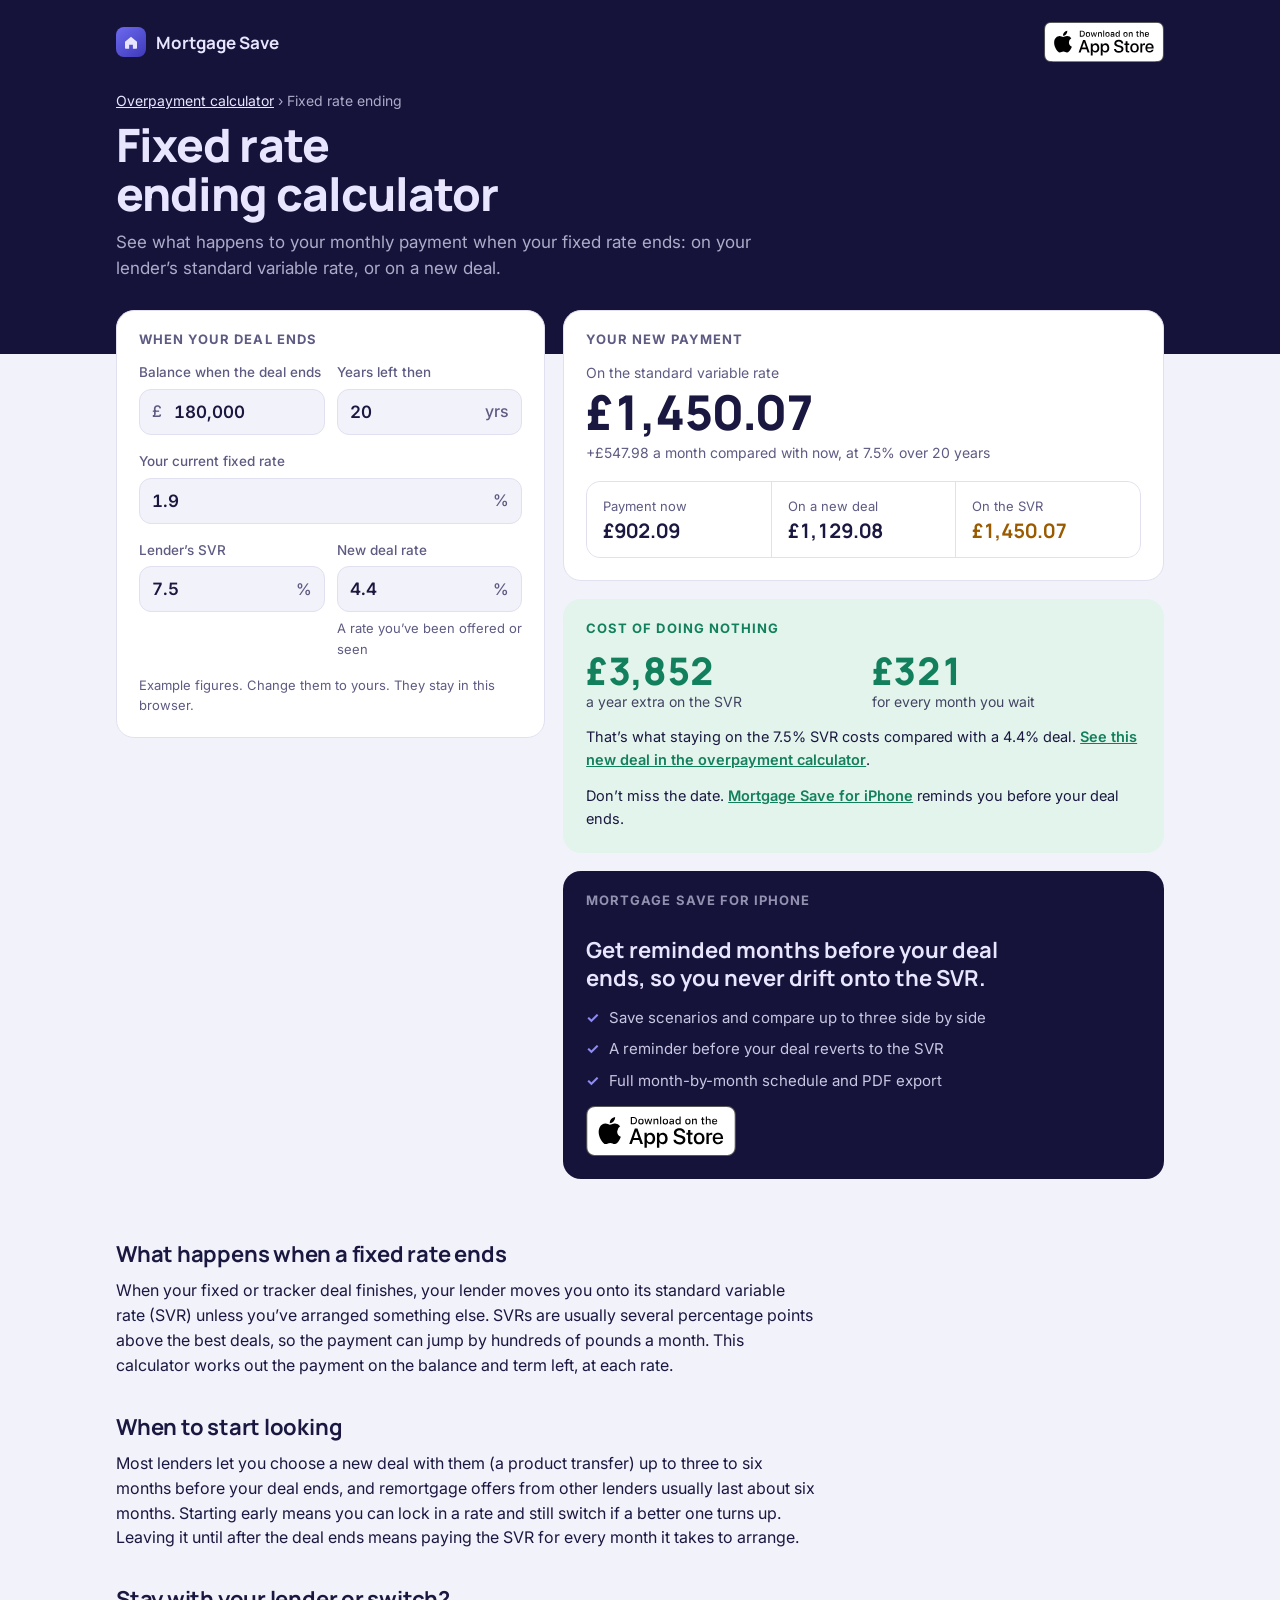
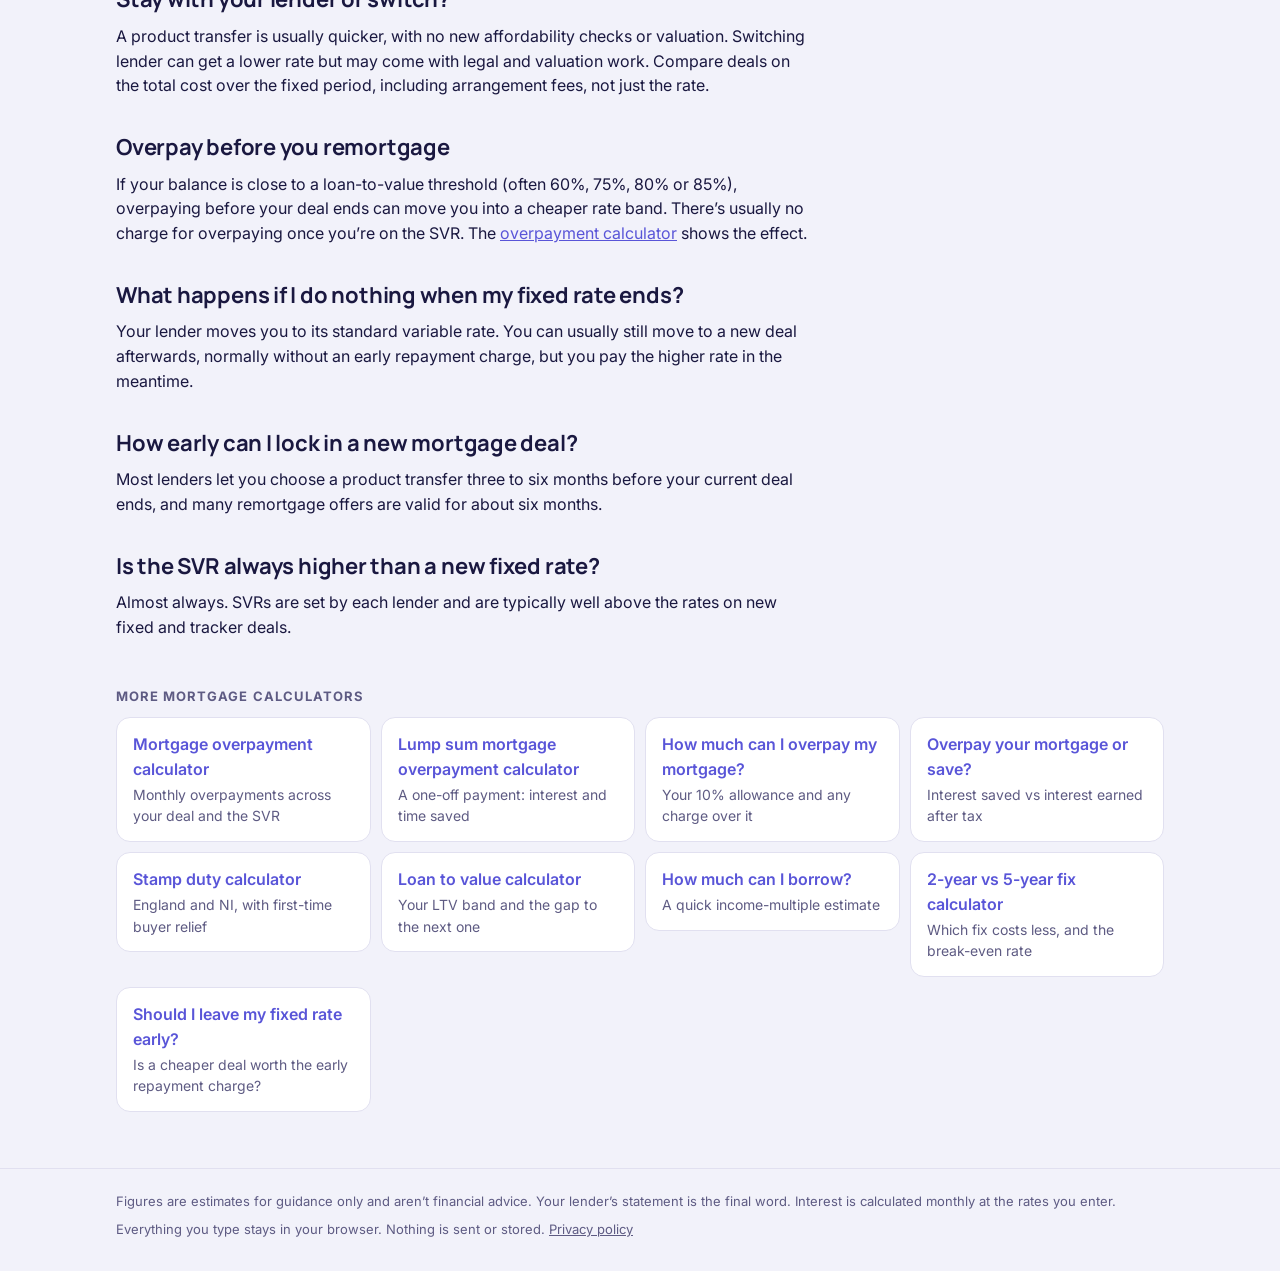
<file: calculator/fixed-rate-ending-calculator/index.html>
<!doctype html>
<html lang="en-GB">
<head>
<meta charset="utf-8">
<meta name="viewport" content="width=device-width, initial-scale=1, viewport-fit=cover">
<title>Fixed Rate Ending: SVR vs New Deal Calculator | Mortgage Save</title>
<meta name="description" content="Is your fixed rate mortgage ending? See your new monthly payment on your lender’s standard variable rate, on a new deal, and what a year of doing nothing would cost.">
<meta name="apple-itunes-app" content="app-id=6467675017">
<link rel="canonical" href="https://mortgagesave.very-good-studio.com/fixed-rate-ending-calculator/">
<link rel="icon" href="../favicon.png" type="image/png">
<link rel="apple-touch-icon" href="../apple-touch-icon.png">
<meta property="og:type" content="website">
<meta property="og:site_name" content="Mortgage Save">
<meta property="og:locale" content="en_GB">
<meta property="og:title" content="Fixed rate ending calculator – Mortgage Save">
<meta property="og:description" content="Is your fixed rate mortgage ending? See your new monthly payment on your lender’s standard variable rate, on a new deal, and what a year of doing nothing would cost.">
<meta property="og:url" content="https://mortgagesave.very-good-studio.com/fixed-rate-ending-calculator/">
<meta property="og:image" content="https://mortgagesave.very-good-studio.com/og-image.png">
<meta property="og:image:width" content="1200">
<meta property="og:image:height" content="630">
<meta name="twitter:card" content="summary_large_image">
<link rel="preconnect" href="https://fonts.googleapis.com">
<link rel="preconnect" href="https://fonts.gstatic.com" crossorigin>
<link rel="stylesheet" href="https://fonts.googleapis.com/css2?family=Manrope:wght@600;700;800&family=Inter:wght@400;500;600&display=swap">
<link rel="stylesheet" href="../site.css">
<script type="application/ld+json">
{
  "@context": "https://schema.org",
  "@graph": [
    {
      "@type": "WebApplication",
      "name": "Fixed rate ending calculator",
      "url": "https://mortgagesave.very-good-studio.com/fixed-rate-ending-calculator/",
      "inLanguage": "en-GB",
      "applicationCategory": "FinanceApplication",
      "operatingSystem": "Any",
      "offers": {
        "@type": "Offer",
        "price": "0",
        "priceCurrency": "GBP"
      },
      "description": "Is your fixed rate mortgage ending? See your new monthly payment on your lender’s standard variable rate, on a new deal, and what a year of doing nothing would cost.",
      "publisher": {
        "@id": "https://very-good-studio.com/#org"
      }
    },
    {
      "@type": "BreadcrumbList",
      "itemListElement": [
        {
          "@type": "ListItem",
          "position": 1,
          "name": "Mortgage overpayment calculator",
          "item": "https://mortgagesave.very-good-studio.com/"
        },
        {
          "@type": "ListItem",
          "position": 2,
          "name": "Fixed rate ending calculator",
          "item": "https://mortgagesave.very-good-studio.com/fixed-rate-ending-calculator/"
        }
      ]
    },
    {
      "@type": "FAQPage",
      "mainEntity": [
        {
          "@type": "Question",
          "name": "What happens if I do nothing when my fixed rate ends?",
          "acceptedAnswer": {
            "@type": "Answer",
            "text": "Your lender moves you to its standard variable rate. You can usually still move to a new deal afterwards, normally without an early repayment charge, but you pay the higher rate in the meantime."
          }
        },
        {
          "@type": "Question",
          "name": "How early can I lock in a new mortgage deal?",
          "acceptedAnswer": {
            "@type": "Answer",
            "text": "Most lenders let you choose a product transfer three to six months before your current deal ends, and many remortgage offers are valid for about six months."
          }
        },
        {
          "@type": "Question",
          "name": "Is the SVR always higher than a new fixed rate?",
          "acceptedAnswer": {
            "@type": "Answer",
            "text": "Almost always. SVRs are set by each lender and are typically well above the rates on new fixed and tracker deals."
          }
        }
      ]
    },
    {
      "@type": "Organization",
      "@id": "https://very-good-studio.com/#org",
      "name": "Very Good Studio",
      "url": "https://very-good-studio.com/"
    }
  ]
}
</script>
</head>
<body>
<header class="top">
  <div class="wrap">
    <div class="brandline">
      <a class="brand" href="../">
        <span class="brand-mark" aria-hidden="true">
          <svg width="18" height="18" viewBox="0 0 24 24" fill="none"><path d="M4 11.5 12 5l8 6.5V20a1 1 0 0 1-1 1h-4.5v-5.5h-5V21H5a1 1 0 0 1-1-1v-8.5Z" fill="#E8E6FF"/></svg>
        </span>
        Mortgage Save
      </a>
      <a class="store-link" href="https://apps.apple.com/app/id6467675017" rel="noopener"><img src="../app-store-badge.svg" alt="Download on the App Store" width="120" height="40"></a>
    </div>
    <div>
      <nav class="crumbs" aria-label="Breadcrumb"><a href="../">Overpayment calculator</a> › Fixed rate ending</nav>
      <h1>Fixed rate ending calculator</h1>
      <p class="lede">See what happens to your monthly payment when your fixed rate ends: on your lender’s standard variable rate, or on a new deal.</p>
    </div>
  </div>
</header>

<main>
  <div class="wrap">
    <div class="calc">
      <form class="panel inputs-panel" id="form" novalidate>
        <h2>When your deal ends</h2>
        <div class="inputs">
          <div class="pair">
            <div class="field" id="f-balance">
              <label for="balance">Balance when the deal ends</label>
              <div class="box"><span>£</span><input id="balance" name="balance" inputmode="decimal" autocomplete="off"></div>
              <div class="err" id="e-balance"></div>
            </div>
            <div class="field" id="f-yearsLeft">
              <label for="yearsLeft">Years left then</label>
              <div class="box"><input id="yearsLeft" name="yearsLeft" inputmode="decimal" autocomplete="off"><span class="after">yrs</span></div>
              <div class="err" id="e-yearsLeft"></div>
            </div>
          </div>
          <div class="field" id="f-currentRate">
              <label for="currentRate">Your current fixed rate</label>
              <div class="box"><input id="currentRate" name="currentRate" inputmode="decimal" autocomplete="off"><span class="after">%</span></div>
              <div class="err" id="e-currentRate"></div>
            </div>
          <div class="pair">
            <div class="field" id="f-svr">
              <label for="svr">Lender’s SVR</label>
              <div class="box"><input id="svr" name="svr" inputmode="decimal" autocomplete="off"><span class="after">%</span></div>
              <div class="err" id="e-svr"></div>
            </div>
            <div class="field" id="f-newRate">
              <label for="newRate">New deal rate</label>
              <div class="box"><input id="newRate" name="newRate" inputmode="decimal" autocomplete="off"><span class="after">%</span></div><div class="hint">A rate you’ve been offered or seen</div>
              <div class="err" id="e-newRate"></div>
            </div>
          </div>
          <div class="example-note"><span>Example figures. Change them to yours. They stay in this browser.</span></div>
        </div>
      </form>

      <div class="results">
        <section class="panel">
          <h2>Your new payment</h2>
          <div class="headline"><span class="k">On the standard variable rate</span><span class="v" id="h-svr">–</span><span class="s" id="h-sub"></span></div>
          <div class="stats">
            <div class="stat"><span class="k">Payment now</span><span class="v" id="s-now">–</span></div>
            <div class="stat"><span class="k">On a new deal</span><span class="v" id="s-new">–</span></div>
            <div class="stat"><span class="k">On the SVR</span><span class="v up" id="s-svr">–</span></div>
          </div>
        </section>
        <section class="panel saving">
          <h2>Cost of doing nothing</h2>
          <div id="out"></div>
        </section>

        <section class="panel app">
          <h2>Mortgage Save for iPhone</h2>
          <p class="pitch">Get reminded months before your deal ends, so you never drift onto the SVR.</p>
          <ul>
            <li>Save scenarios and compare up to three side by side</li>
            <li>A reminder before your deal reverts to the SVR</li>
            <li>Full month-by-month schedule and PDF export</li>
          </ul>
          <a class="cta" href="https://apps.apple.com/app/id6467675017" rel="noopener"><img src="../app-store-badge.svg" alt="Download Mortgage Save on the App Store" width="150" height="50" loading="lazy"></a>
        </section>
      </div>
    </div>

    <article class="article">
      <h2>What happens when a fixed rate ends</h2>
<p>When your fixed or tracker deal finishes, your lender moves you onto its standard variable rate (SVR) unless you’ve arranged something else. SVRs are usually several percentage points above the best deals, so the payment can jump by hundreds of pounds a month. This calculator works out the payment on the balance and term left, at each rate.</p>
<h2>When to start looking</h2>
<p>Most lenders let you choose a new deal with them (a product transfer) up to three to six months before your deal ends, and remortgage offers from other lenders usually last about six months. Starting early means you can lock in a rate and still switch if a better one turns up. Leaving it until after the deal ends means paying the SVR for every month it takes to arrange.</p>
<h2>Stay with your lender or switch?</h2>
<p>A product transfer is usually quicker, with no new affordability checks or valuation. Switching lender can get a lower rate but may come with legal and valuation work. Compare deals on the total cost over the fixed period, including arrangement fees, not just the rate.</p>
<h2>Overpay before you remortgage</h2>
<p>If your balance is close to a loan-to-value threshold (often 60%, 75%, 80% or 85%), overpaying before your deal ends can move you into a cheaper rate band. There’s usually no charge for overpaying once you’re on the SVR. The <a href="../">overpayment calculator</a> shows the effect.</p>
      <h2>What happens if I do nothing when my fixed rate ends?</h2>
<p>Your lender moves you to its standard variable rate. You can usually still move to a new deal afterwards, normally without an early repayment charge, but you pay the higher rate in the meantime.</p>
<h2>How early can I lock in a new mortgage deal?</h2>
<p>Most lenders let you choose a product transfer three to six months before your current deal ends, and many remortgage offers are valid for about six months.</p>
<h2>Is the SVR always higher than a new fixed rate?</h2>
<p>Almost always. SVRs are set by each lender and are typically well above the rates on new fixed and tracker deals.</p>

    </article>

    <nav class="related" aria-label="More calculators">
      <h2>More mortgage calculators</h2>
      <ul><li><a href="../">Mortgage overpayment calculator<span>Monthly overpayments across your deal and the SVR</span></a></li><li><a href="../lump-sum-overpayment-calculator/">Lump sum mortgage overpayment calculator<span>A one-off payment: interest and time saved</span></a></li><li><a href="../mortgage-overpayment-allowance-calculator/">How much can I overpay my mortgage?<span>Your 10% allowance and any charge over it</span></a></li><li><a href="../overpay-mortgage-or-save-calculator/">Overpay your mortgage or save?<span>Interest saved vs interest earned after tax</span></a></li><li><a href="../stamp-duty-calculator/">Stamp duty calculator<span>England and NI, with first-time buyer relief</span></a></li><li><a href="../loan-to-value-calculator/">Loan to value calculator<span>Your LTV band and the gap to the next one</span></a></li><li><a href="../how-much-can-i-borrow-calculator/">How much can I borrow?<span>A quick income-multiple estimate</span></a></li><li><a href="../2-year-vs-5-year-fix-calculator/">2-year vs 5-year fix calculator<span>Which fix costs less, and the break-even rate</span></a></li><li><a href="../leave-fixed-rate-early-calculator/">Should I leave my fixed rate early?<span>Is a cheaper deal worth the early repayment charge?</span></a></li></ul>
    </nav>
  </div>
</main>

<footer>
  <div class="wrap">
    <span>Figures are estimates for guidance only and aren’t financial advice. Your lender’s statement is the final word. Interest is calculated monthly at the rates you enter.</span>
    <span>Everything you type stays in your browser. Nothing is sent or stored. <a href="https://very-good-studio.com/apps/mortgage-save/privacy-policy.html">Privacy policy</a></span>
  </div>
</footer>

<script type="module">
import { setup, $, gbp0, gbp2, plain, duration, fullCalculatorLink } from '../guide.js';
import { dealEnd } from '../tools.js';

setup({
  fields: {
    balance: { min: 1000, max: 10000000, money: true },
    yearsLeft: { min: 1, max: 50 },
    currentRate: { min: 0, max: 25 },
    svr: { min: 0, max: 25 },
    newRate: { min: 0, max: 25 },
  },
  defaults: { balance: 180000, yearsLeft: 20, currentRate: 1.9, svr: 7.5, newRate: 4.4 },
  showInvalid: () => { $('out').innerHTML = '<p class="empty-over">Check the figures marked in red.</p>'; },
  render: (d) => {
    const e = dealEnd({ balance: d.balance, yearsLeft: d.yearsLeft, currentRate: d.currentRate, svr: d.svr, newRate: d.newRate });
    const sign = (x) => (x >= 0 ? '+' : '−') + gbp2.format(Math.abs(x));
    $('h-svr').textContent = gbp2.format(e.svr);
    $('h-sub').textContent = `${sign(e.svrJump)} a month compared with now, at ${plain(d.svr)}% over ${duration(e.months)}`;
    $('s-now').textContent = gbp2.format(e.current);
    $('s-new').textContent = gbp2.format(e.newDeal);
    $('s-svr').textContent = gbp2.format(e.svr);
    const full = fullCalculatorLink({ loan: d.balance, termYears: d.yearsLeft, dealRate: d.newRate, dealYears: Math.min(5, d.yearsLeft), svr: d.svr, overpayment: 0 });
    $('out').innerHTML = e.svrVsNewPerYear > 0 ? `
      <div class="saving-grid">
        <div><div class="big">${gbp0.format(e.svrVsNewPerYear)}</div><div class="k">a year extra on the SVR</div></div>
        <div><div class="big">${gbp0.format(e.svrVsNewPerYear / 12)}</div><div class="k">for every month you wait</div></div>
      </div>
      <p>That’s what staying on the ${plain(d.svr)}% SVR costs compared with a ${plain(d.newRate)}% deal. <a href="${full}">See this new deal in the overpayment calculator</a>.</p>
      <p class="nudge">Don’t miss the date. <a href="https://apps.apple.com/app/id6467675017" rel="noopener">Mortgage Save for iPhone</a> reminds you before your deal ends.</p>` : `
      <p class="empty-over">At these rates the new deal isn’t cheaper than the SVR. Check the rates you’ve entered.</p>`;
  },
});
</script>
<!-- Cloudflare Web Analytics --><script type='module' src='https://static.cloudflareinsights.com/beacon.min.js' data-cf-beacon='{"token": "3850486203cd40769943ba21bf3ae65b"}'></script><!-- End Cloudflare Web Analytics -->
</body>
</html>
</file>
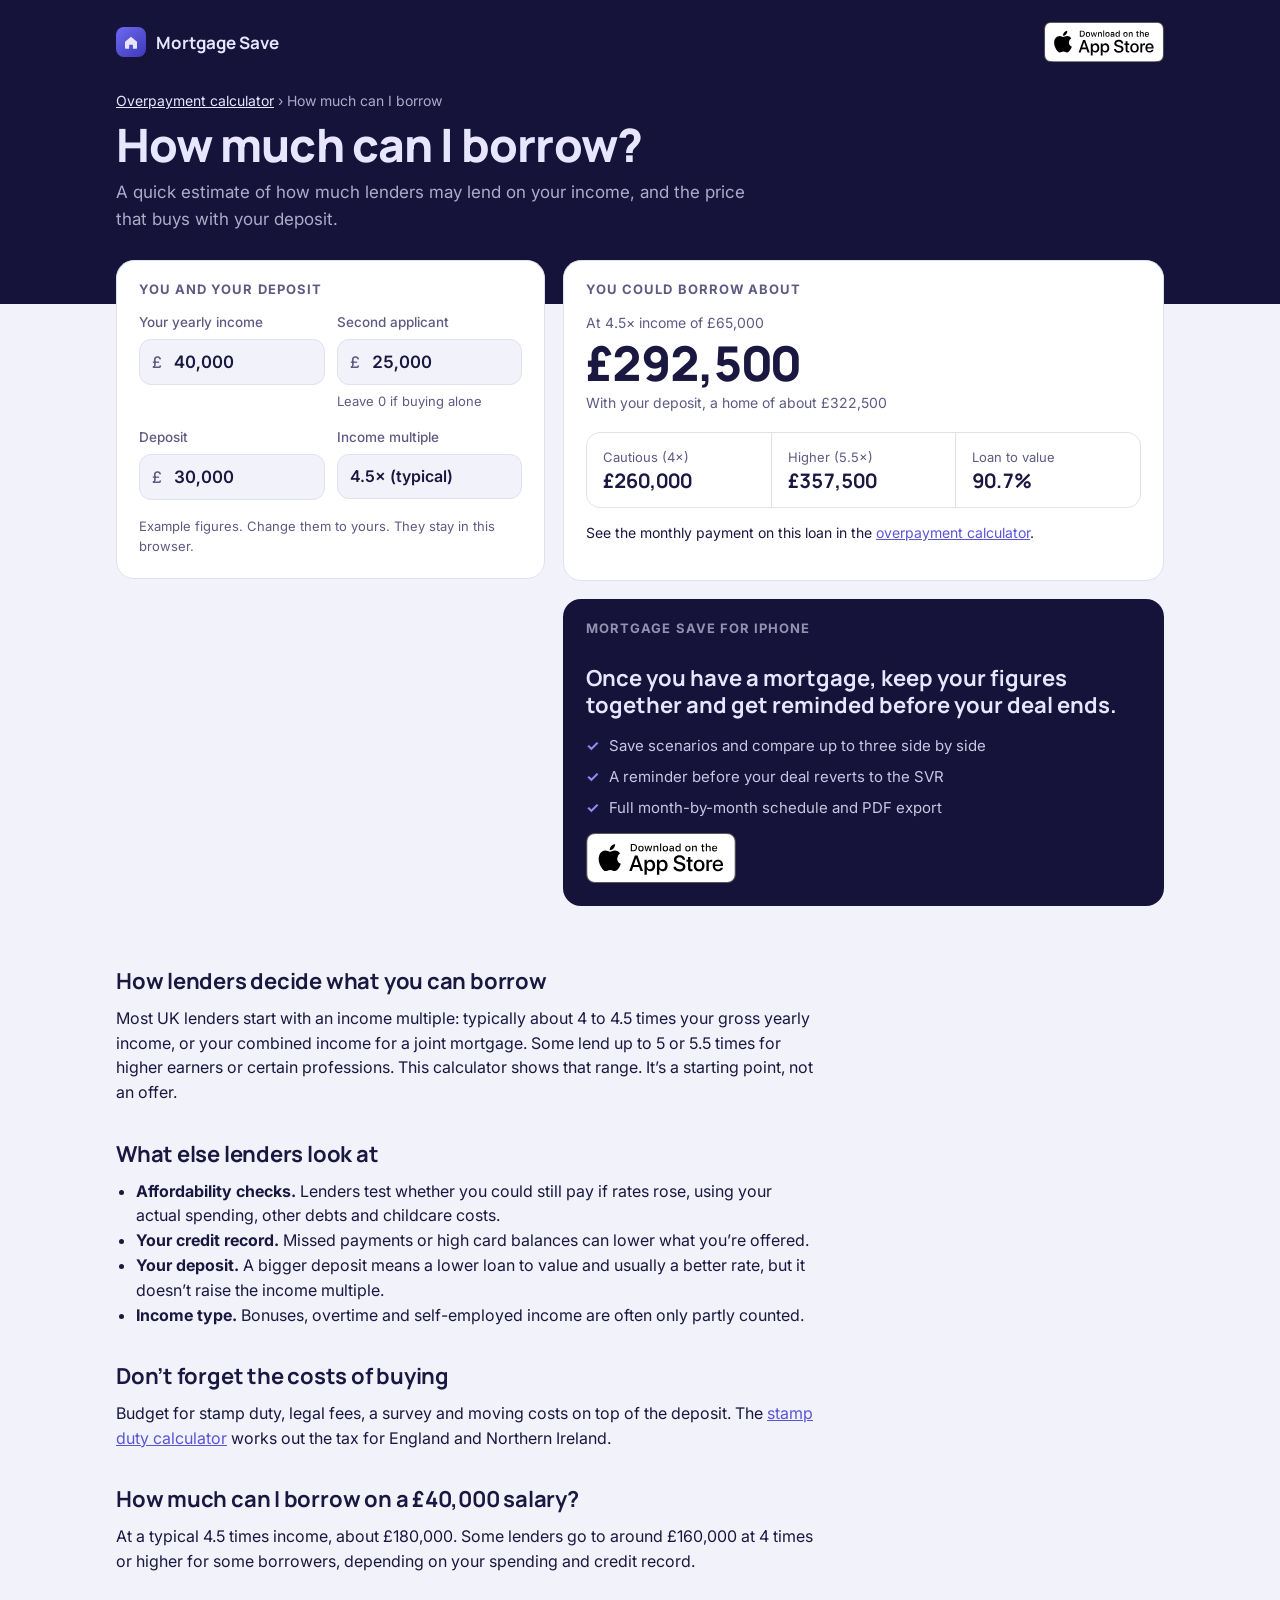
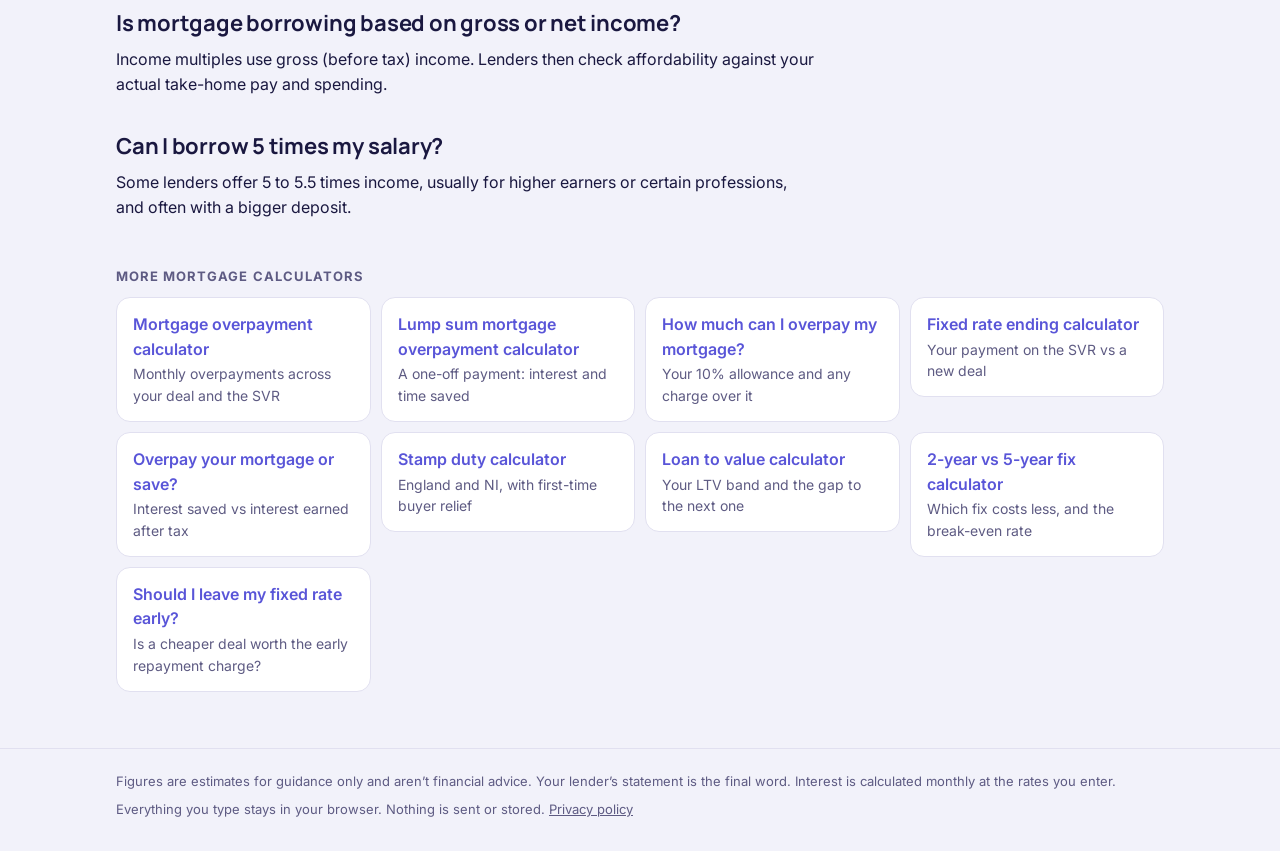
<file: calculator/how-much-can-i-borrow-calculator/index.html>
<!doctype html>
<html lang="en-GB">
<head>
<meta charset="utf-8">
<meta name="viewport" content="width=device-width, initial-scale=1, viewport-fit=cover">
<title>How Much Can I Borrow? UK Mortgage Calculator | Mortgage Save</title>
<meta name="description" content="Estimate how much UK lenders may let you borrow from your income, at 4, 4.5 and 5.5 times salary, the price that buys with your deposit, and your loan to value.">
<meta name="apple-itunes-app" content="app-id=6467675017">
<link rel="canonical" href="https://mortgagesave.very-good-studio.com/how-much-can-i-borrow-calculator/">
<link rel="icon" href="../favicon.png" type="image/png">
<link rel="apple-touch-icon" href="../apple-touch-icon.png">
<meta property="og:type" content="website">
<meta property="og:site_name" content="Mortgage Save">
<meta property="og:locale" content="en_GB">
<meta property="og:title" content="How much can I borrow? – Mortgage Save">
<meta property="og:description" content="Estimate how much UK lenders may let you borrow from your income, at 4, 4.5 and 5.5 times salary, the price that buys with your deposit, and your loan to value.">
<meta property="og:url" content="https://mortgagesave.very-good-studio.com/how-much-can-i-borrow-calculator/">
<meta property="og:image" content="https://mortgagesave.very-good-studio.com/og-image.png">
<meta property="og:image:width" content="1200">
<meta property="og:image:height" content="630">
<meta name="twitter:card" content="summary_large_image">
<link rel="preconnect" href="https://fonts.googleapis.com">
<link rel="preconnect" href="https://fonts.gstatic.com" crossorigin>
<link rel="stylesheet" href="https://fonts.googleapis.com/css2?family=Manrope:wght@600;700;800&family=Inter:wght@400;500;600&display=swap">
<link rel="stylesheet" href="../site.css">
<script type="application/ld+json">
{
  "@context": "https://schema.org",
  "@graph": [
    {
      "@type": "WebApplication",
      "name": "How much can I borrow?",
      "url": "https://mortgagesave.very-good-studio.com/how-much-can-i-borrow-calculator/",
      "inLanguage": "en-GB",
      "applicationCategory": "FinanceApplication",
      "operatingSystem": "Any",
      "offers": {
        "@type": "Offer",
        "price": "0",
        "priceCurrency": "GBP"
      },
      "description": "Estimate how much UK lenders may let you borrow from your income, at 4, 4.5 and 5.5 times salary, the price that buys with your deposit, and your loan to value.",
      "publisher": {
        "@id": "https://very-good-studio.com/#org"
      }
    },
    {
      "@type": "BreadcrumbList",
      "itemListElement": [
        {
          "@type": "ListItem",
          "position": 1,
          "name": "Mortgage overpayment calculator",
          "item": "https://mortgagesave.very-good-studio.com/"
        },
        {
          "@type": "ListItem",
          "position": 2,
          "name": "How much can I borrow?",
          "item": "https://mortgagesave.very-good-studio.com/how-much-can-i-borrow-calculator/"
        }
      ]
    },
    {
      "@type": "FAQPage",
      "mainEntity": [
        {
          "@type": "Question",
          "name": "How much can I borrow on a £40,000 salary?",
          "acceptedAnswer": {
            "@type": "Answer",
            "text": "At a typical 4.5 times income, about £180,000. Some lenders go to around £160,000 at 4 times or higher for some borrowers, depending on your spending and credit record."
          }
        },
        {
          "@type": "Question",
          "name": "Is mortgage borrowing based on gross or net income?",
          "acceptedAnswer": {
            "@type": "Answer",
            "text": "Income multiples use gross (before tax) income. Lenders then check affordability against your actual take-home pay and spending."
          }
        },
        {
          "@type": "Question",
          "name": "Can I borrow 5 times my salary?",
          "acceptedAnswer": {
            "@type": "Answer",
            "text": "Some lenders offer 5 to 5.5 times income, usually for higher earners or certain professions, and often with a bigger deposit."
          }
        }
      ]
    },
    {
      "@type": "Organization",
      "@id": "https://very-good-studio.com/#org",
      "name": "Very Good Studio",
      "url": "https://very-good-studio.com/"
    }
  ]
}
</script>
</head>
<body>
<header class="top">
  <div class="wrap">
    <div class="brandline">
      <a class="brand" href="../">
        <span class="brand-mark" aria-hidden="true">
          <svg width="18" height="18" viewBox="0 0 24 24" fill="none"><path d="M4 11.5 12 5l8 6.5V20a1 1 0 0 1-1 1h-4.5v-5.5h-5V21H5a1 1 0 0 1-1-1v-8.5Z" fill="#E8E6FF"/></svg>
        </span>
        Mortgage Save
      </a>
      <a class="store-link" href="https://apps.apple.com/app/id6467675017" rel="noopener"><img src="../app-store-badge.svg" alt="Download on the App Store" width="120" height="40"></a>
    </div>
    <div>
      <nav class="crumbs" aria-label="Breadcrumb"><a href="../">Overpayment calculator</a> › How much can I borrow</nav>
      <h1>How much can I borrow?</h1>
      <p class="lede">A quick estimate of how much lenders may lend on your income, and the price that buys with your deposit.</p>
    </div>
  </div>
</header>

<main>
  <div class="wrap">
    <div class="calc">
      <form class="panel inputs-panel" id="form" novalidate>
        <h2>You and your deposit</h2>
        <div class="inputs">
          <div class="pair">
            <div class="field" id="f-income1">
              <label for="income1">Your yearly income</label>
              <div class="box"><span>£</span><input id="income1" name="income1" inputmode="decimal" autocomplete="off"></div>
              <div class="err" id="e-income1"></div>
            </div>
            <div class="field" id="f-income2">
              <label for="income2">Second applicant</label>
              <div class="box"><span>£</span><input id="income2" name="income2" inputmode="decimal" autocomplete="off"></div><div class="hint">Leave 0 if buying alone</div>
              <div class="err" id="e-income2"></div>
            </div>
          </div>
          <div class="pair">
            <div class="field" id="f-deposit">
              <label for="deposit">Deposit</label>
              <div class="box"><span>£</span><input id="deposit" name="deposit" inputmode="decimal" autocomplete="off"></div>
              <div class="err" id="e-deposit"></div>
            </div>
            <div class="field" id="f-multiple">
              <label for="multiple">Income multiple</label>
              <div class="box"><select id="multiple" name="multiple"><option value="4">4×</option><option value="4.5">4.5× (typical)</option><option value="5">5×</option><option value="5.5">5.5×</option></select></div>
              <div class="err" id="e-multiple"></div>
            </div>
          </div>
          <div class="example-note"><span>Example figures. Change them to yours. They stay in this browser.</span></div>
        </div>
      </form>

      <div class="results">
        <section class="panel">
          <h2>You could borrow about</h2>
          <div class="headline"><span class="k" id="h-k">At 4.5× income</span><span class="v" id="h-loan">–</span><span class="s" id="h-sub"></span></div>
          <div class="stats">
            <div class="stat"><span class="k">Cautious (4×)</span><span class="v" id="s-low">–</span></div>
            <div class="stat"><span class="k">Higher (5.5×)</span><span class="v" id="s-high">–</span></div>
            <div class="stat"><span class="k">Loan to value</span><span class="v" id="s-ltv">–</span></div>
          </div>
          <p class="fullcalc">See the monthly payment on this loan in the <a href="../" id="full">overpayment calculator</a>.</p>
        </section>

        <section class="panel app">
          <h2>Mortgage Save for iPhone</h2>
          <p class="pitch">Once you have a mortgage, keep your figures together and get reminded before your deal ends.</p>
          <ul>
            <li>Save scenarios and compare up to three side by side</li>
            <li>A reminder before your deal reverts to the SVR</li>
            <li>Full month-by-month schedule and PDF export</li>
          </ul>
          <a class="cta" href="https://apps.apple.com/app/id6467675017" rel="noopener"><img src="../app-store-badge.svg" alt="Download Mortgage Save on the App Store" width="150" height="50" loading="lazy"></a>
        </section>
      </div>
    </div>

    <article class="article">
      <h2>How lenders decide what you can borrow</h2>
<p>Most UK lenders start with an income multiple: typically about 4 to 4.5 times your gross yearly income, or your combined income for a joint mortgage. Some lend up to 5 or 5.5 times for higher earners or certain professions. This calculator shows that range. It’s a starting point, not an offer.</p>
<h2>What else lenders look at</h2>
<ul>
<li><strong>Affordability checks.</strong> Lenders test whether you could still pay if rates rose, using your actual spending, other debts and childcare costs.</li>
<li><strong>Your credit record.</strong> Missed payments or high card balances can lower what you’re offered.</li>
<li><strong>Your deposit.</strong> A bigger deposit means a lower loan to value and usually a better rate, but it doesn’t raise the income multiple.</li>
<li><strong>Income type.</strong> Bonuses, overtime and self-employed income are often only partly counted.</li>
</ul>
<h2>Don’t forget the costs of buying</h2>
<p>Budget for stamp duty, legal fees, a survey and moving costs on top of the deposit. The <a href="../stamp-duty-calculator/">stamp duty calculator</a> works out the tax for England and Northern Ireland.</p>
      <h2>How much can I borrow on a £40,000 salary?</h2>
<p>At a typical 4.5 times income, about £180,000. Some lenders go to around £160,000 at 4 times or higher for some borrowers, depending on your spending and credit record.</p>
<h2>Is mortgage borrowing based on gross or net income?</h2>
<p>Income multiples use gross (before tax) income. Lenders then check affordability against your actual take-home pay and spending.</p>
<h2>Can I borrow 5 times my salary?</h2>
<p>Some lenders offer 5 to 5.5 times income, usually for higher earners or certain professions, and often with a bigger deposit.</p>

    </article>

    <nav class="related" aria-label="More calculators">
      <h2>More mortgage calculators</h2>
      <ul><li><a href="../">Mortgage overpayment calculator<span>Monthly overpayments across your deal and the SVR</span></a></li><li><a href="../lump-sum-overpayment-calculator/">Lump sum mortgage overpayment calculator<span>A one-off payment: interest and time saved</span></a></li><li><a href="../mortgage-overpayment-allowance-calculator/">How much can I overpay my mortgage?<span>Your 10% allowance and any charge over it</span></a></li><li><a href="../fixed-rate-ending-calculator/">Fixed rate ending calculator<span>Your payment on the SVR vs a new deal</span></a></li><li><a href="../overpay-mortgage-or-save-calculator/">Overpay your mortgage or save?<span>Interest saved vs interest earned after tax</span></a></li><li><a href="../stamp-duty-calculator/">Stamp duty calculator<span>England and NI, with first-time buyer relief</span></a></li><li><a href="../loan-to-value-calculator/">Loan to value calculator<span>Your LTV band and the gap to the next one</span></a></li><li><a href="../2-year-vs-5-year-fix-calculator/">2-year vs 5-year fix calculator<span>Which fix costs less, and the break-even rate</span></a></li><li><a href="../leave-fixed-rate-early-calculator/">Should I leave my fixed rate early?<span>Is a cheaper deal worth the early repayment charge?</span></a></li></ul>
    </nav>
  </div>
</main>

<footer>
  <div class="wrap">
    <span>Figures are estimates for guidance only and aren’t financial advice. Your lender’s statement is the final word. Interest is calculated monthly at the rates you enter.</span>
    <span>Everything you type stays in your browser. Nothing is sent or stored. <a href="https://very-good-studio.com/apps/mortgage-save/privacy-policy.html">Privacy policy</a></span>
  </div>
</footer>

<script type="module">
import { setup, $, gbp0, plain, fullCalculatorLink } from '../guide.js';
import { affordability } from '../property.js';

setup({
  fields: {
    income1: { min: 0, max: 10000000, money: true },
    income2: { min: 0, max: 10000000, money: true },
    deposit: { min: 0, max: 100000000, money: true },
    multiple: { text: true },
  },
  defaults: { income1: 40000, income2: 25000, deposit: 30000, multiple: '4.5' },
  check: (d) => (d.income1 + d.income2 > 0 ? {} : { income1: 'Enter an income' }),
  showInvalid: () => { $('h-loan').textContent = '–'; },
  render: (d) => {
    const m = Number(d.multiple);
    const r = affordability([d.income1, d.income2], d.deposit, m);
    $('h-k').textContent = `At ${plain(m)}× income of ${gbp0.format(r.totalIncome)}`;
    $('h-loan').textContent = gbp0.format(r.typicalLoan);
    $('h-sub').textContent = `With your deposit, a home of about ${gbp0.format(r.typicalPrice)}`;
    $('s-low').textContent = gbp0.format(r.lowLoan);
    $('s-high').textContent = gbp0.format(r.highLoan);
    $('s-ltv').textContent = r.typicalLTV == null ? '–' : `${plain(+r.typicalLTV.toFixed(1))}%`;
    if (r.typicalLoan >= 1000) $('full').href = fullCalculatorLink({ loan: Math.round(r.typicalLoan), termYears: 25, dealRate: 4.5, dealYears: 5, svr: 7.25, overpayment: 0 });
  },
});
</script>
<!-- Cloudflare Web Analytics --><script type='module' src='https://static.cloudflareinsights.com/beacon.min.js' data-cf-beacon='{"token": "3850486203cd40769943ba21bf3ae65b"}'></script><!-- End Cloudflare Web Analytics -->
</body>
</html>
</file>
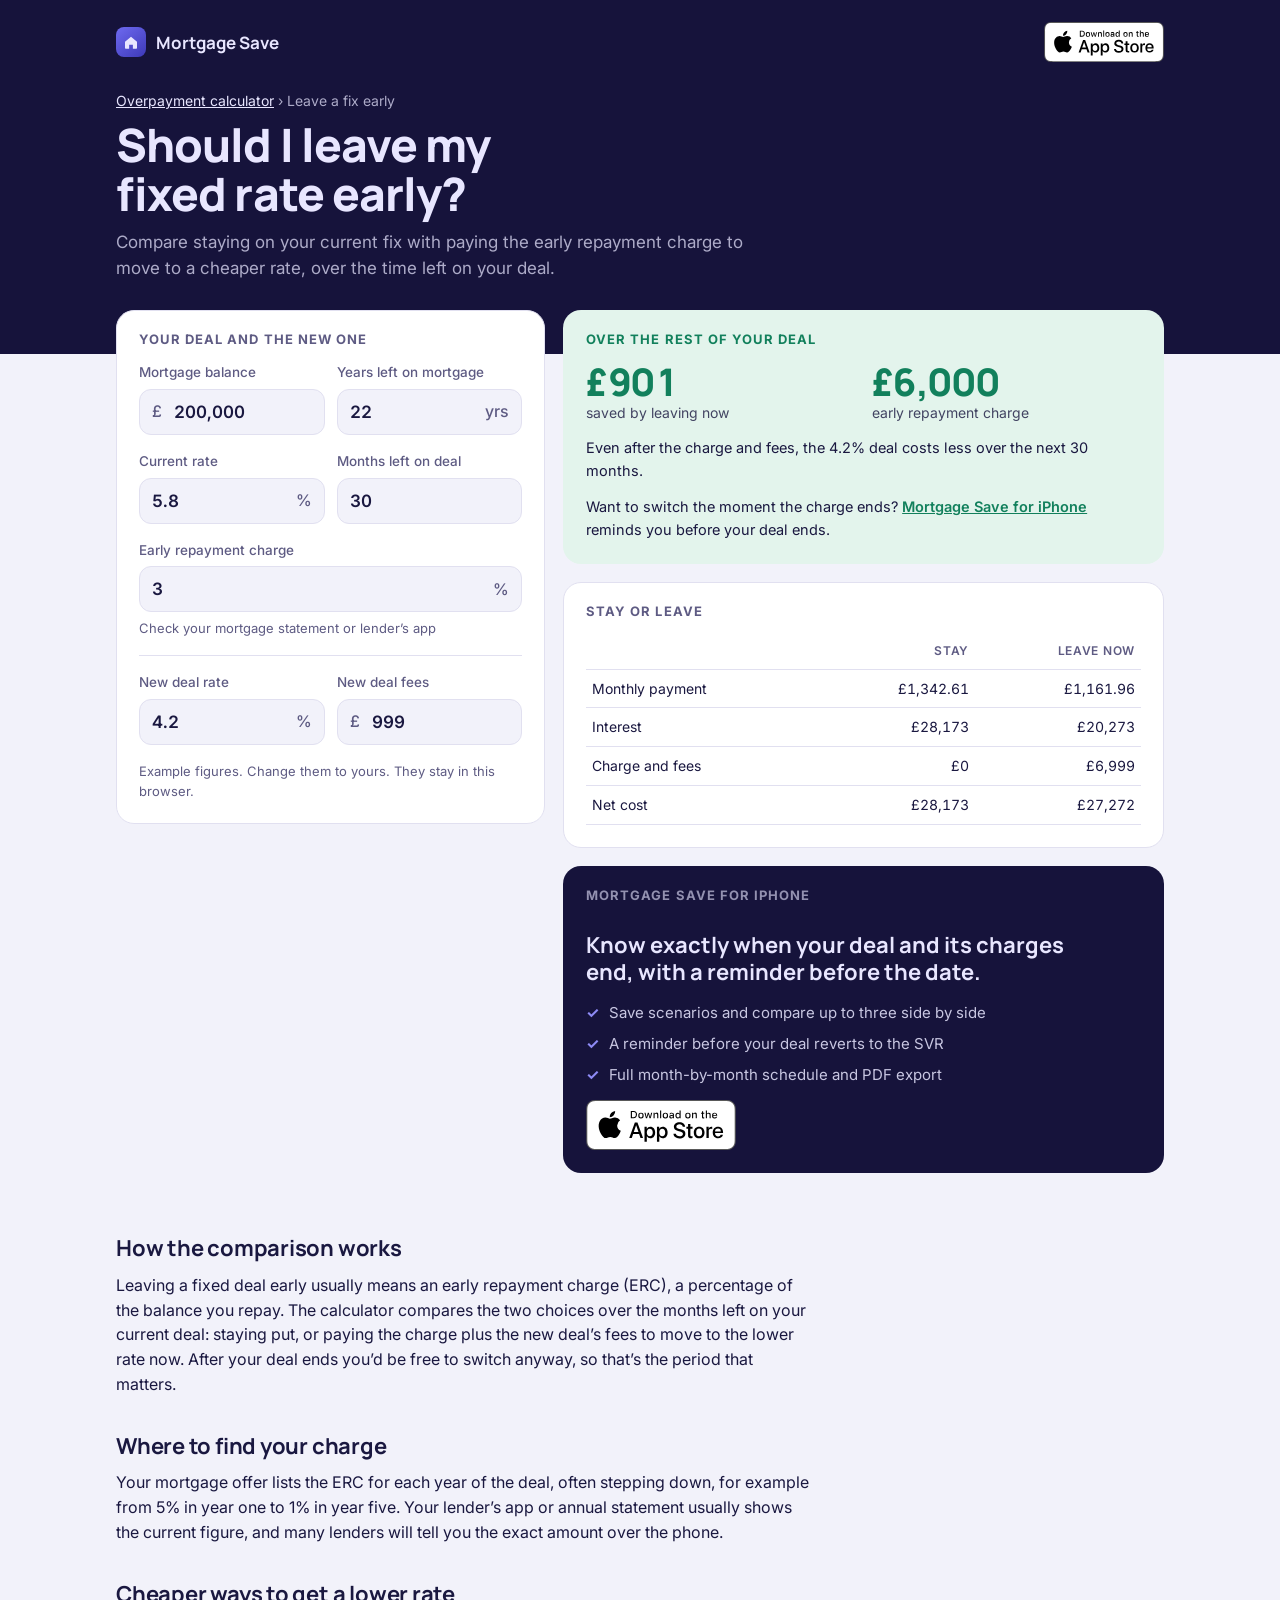
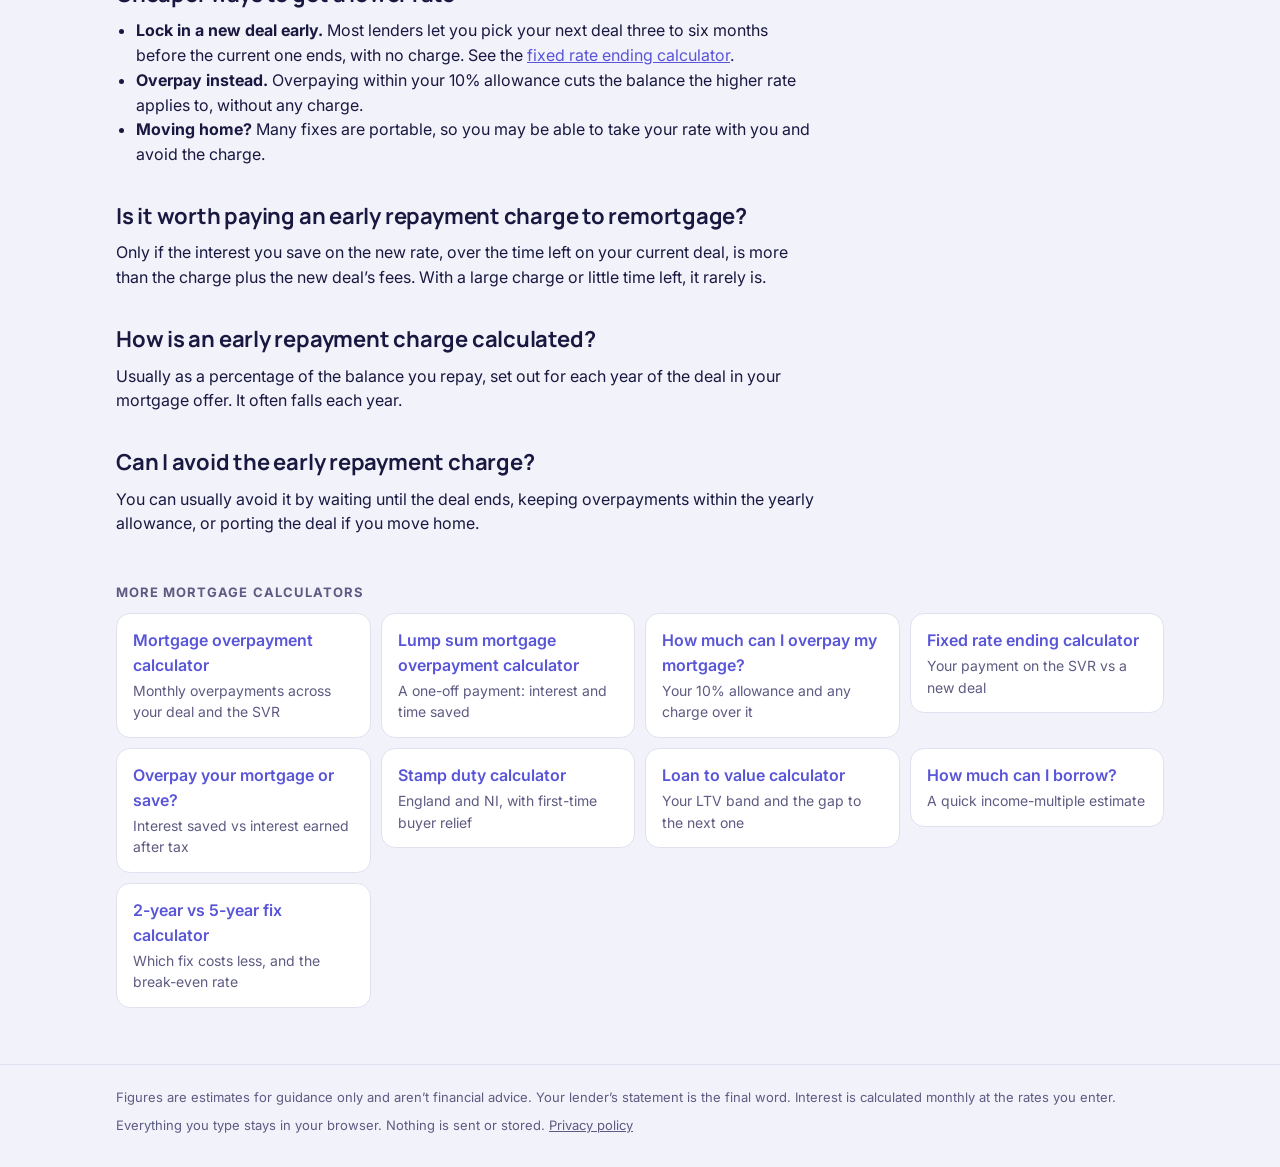
<file: calculator/leave-fixed-rate-early-calculator/index.html>
<!doctype html>
<html lang="en-GB">
<head>
<meta charset="utf-8">
<meta name="viewport" content="width=device-width, initial-scale=1, viewport-fit=cover">
<title>Leave a Fixed Rate Early? ERC Calculator | Mortgage Save</title>
<meta name="description" content="Is it worth paying the early repayment charge to leave your fixed rate mortgage for a cheaper deal? Compare staying with leaving over the rest of your current deal.">
<meta name="apple-itunes-app" content="app-id=6467675017">
<link rel="canonical" href="https://mortgagesave.very-good-studio.com/leave-fixed-rate-early-calculator/">
<link rel="icon" href="../favicon.png" type="image/png">
<link rel="apple-touch-icon" href="../apple-touch-icon.png">
<meta property="og:type" content="website">
<meta property="og:site_name" content="Mortgage Save">
<meta property="og:locale" content="en_GB">
<meta property="og:title" content="Should I leave my fixed rate early? – Mortgage Save">
<meta property="og:description" content="Is it worth paying the early repayment charge to leave your fixed rate mortgage for a cheaper deal? Compare staying with leaving over the rest of your current deal.">
<meta property="og:url" content="https://mortgagesave.very-good-studio.com/leave-fixed-rate-early-calculator/">
<meta property="og:image" content="https://mortgagesave.very-good-studio.com/og-image.png">
<meta property="og:image:width" content="1200">
<meta property="og:image:height" content="630">
<meta name="twitter:card" content="summary_large_image">
<link rel="preconnect" href="https://fonts.googleapis.com">
<link rel="preconnect" href="https://fonts.gstatic.com" crossorigin>
<link rel="stylesheet" href="https://fonts.googleapis.com/css2?family=Manrope:wght@600;700;800&family=Inter:wght@400;500;600&display=swap">
<link rel="stylesheet" href="../site.css">
<script type="application/ld+json">
{
  "@context": "https://schema.org",
  "@graph": [
    {
      "@type": "WebApplication",
      "name": "Should I leave my fixed rate early?",
      "url": "https://mortgagesave.very-good-studio.com/leave-fixed-rate-early-calculator/",
      "inLanguage": "en-GB",
      "applicationCategory": "FinanceApplication",
      "operatingSystem": "Any",
      "offers": {
        "@type": "Offer",
        "price": "0",
        "priceCurrency": "GBP"
      },
      "description": "Is it worth paying the early repayment charge to leave your fixed rate mortgage for a cheaper deal? Compare staying with leaving over the rest of your current deal.",
      "publisher": {
        "@id": "https://very-good-studio.com/#org"
      }
    },
    {
      "@type": "BreadcrumbList",
      "itemListElement": [
        {
          "@type": "ListItem",
          "position": 1,
          "name": "Mortgage overpayment calculator",
          "item": "https://mortgagesave.very-good-studio.com/"
        },
        {
          "@type": "ListItem",
          "position": 2,
          "name": "Should I leave my fixed rate early?",
          "item": "https://mortgagesave.very-good-studio.com/leave-fixed-rate-early-calculator/"
        }
      ]
    },
    {
      "@type": "FAQPage",
      "mainEntity": [
        {
          "@type": "Question",
          "name": "Is it worth paying an early repayment charge to remortgage?",
          "acceptedAnswer": {
            "@type": "Answer",
            "text": "Only if the interest you save on the new rate, over the time left on your current deal, is more than the charge plus the new deal’s fees. With a large charge or little time left, it rarely is."
          }
        },
        {
          "@type": "Question",
          "name": "How is an early repayment charge calculated?",
          "acceptedAnswer": {
            "@type": "Answer",
            "text": "Usually as a percentage of the balance you repay, set out for each year of the deal in your mortgage offer. It often falls each year."
          }
        },
        {
          "@type": "Question",
          "name": "Can I avoid the early repayment charge?",
          "acceptedAnswer": {
            "@type": "Answer",
            "text": "You can usually avoid it by waiting until the deal ends, keeping overpayments within the yearly allowance, or porting the deal if you move home."
          }
        }
      ]
    },
    {
      "@type": "Organization",
      "@id": "https://very-good-studio.com/#org",
      "name": "Very Good Studio",
      "url": "https://very-good-studio.com/"
    }
  ]
}
</script>
</head>
<body>
<header class="top">
  <div class="wrap">
    <div class="brandline">
      <a class="brand" href="../">
        <span class="brand-mark" aria-hidden="true">
          <svg width="18" height="18" viewBox="0 0 24 24" fill="none"><path d="M4 11.5 12 5l8 6.5V20a1 1 0 0 1-1 1h-4.5v-5.5h-5V21H5a1 1 0 0 1-1-1v-8.5Z" fill="#E8E6FF"/></svg>
        </span>
        Mortgage Save
      </a>
      <a class="store-link" href="https://apps.apple.com/app/id6467675017" rel="noopener"><img src="../app-store-badge.svg" alt="Download on the App Store" width="120" height="40"></a>
    </div>
    <div>
      <nav class="crumbs" aria-label="Breadcrumb"><a href="../">Overpayment calculator</a> › Leave a fix early</nav>
      <h1>Should I leave my fixed rate early?</h1>
      <p class="lede">Compare staying on your current fix with paying the early repayment charge to move to a cheaper rate, over the time left on your deal.</p>
    </div>
  </div>
</header>

<main>
  <div class="wrap">
    <div class="calc">
      <form class="panel inputs-panel" id="form" novalidate>
        <h2>Your deal and the new one</h2>
        <div class="inputs">
          <div class="pair">
            <div class="field" id="f-balance">
              <label for="balance">Mortgage balance</label>
              <div class="box"><span>£</span><input id="balance" name="balance" inputmode="decimal" autocomplete="off"></div>
              <div class="err" id="e-balance"></div>
            </div>
            <div class="field" id="f-yearsLeft">
              <label for="yearsLeft">Years left on mortgage</label>
              <div class="box"><input id="yearsLeft" name="yearsLeft" inputmode="decimal" autocomplete="off"><span class="after">yrs</span></div>
              <div class="err" id="e-yearsLeft"></div>
            </div>
          </div>
          <div class="pair">
            <div class="field" id="f-currentRate">
              <label for="currentRate">Current rate</label>
              <div class="box"><input id="currentRate" name="currentRate" inputmode="decimal" autocomplete="off"><span class="after">%</span></div>
              <div class="err" id="e-currentRate"></div>
            </div>
            <div class="field" id="f-monthsLeft">
              <label for="monthsLeft">Months left on deal</label>
              <div class="box"><input id="monthsLeft" name="monthsLeft" inputmode="decimal" autocomplete="off"></div>
              <div class="err" id="e-monthsLeft"></div>
            </div>
          </div>
          <div class="field" id="f-erc">
              <label for="erc">Early repayment charge</label>
              <div class="box"><input id="erc" name="erc" inputmode="decimal" autocomplete="off"><span class="after">%</span></div><div class="hint">Check your mortgage statement or lender’s app</div>
              <div class="err" id="e-erc"></div>
            </div>
          <div class="group"><div class="pair">
            <div class="field" id="f-newRate">
              <label for="newRate">New deal rate</label>
              <div class="box"><input id="newRate" name="newRate" inputmode="decimal" autocomplete="off"><span class="after">%</span></div>
              <div class="err" id="e-newRate"></div>
            </div>
            <div class="field" id="f-newFees">
              <label for="newFees">New deal fees</label>
              <div class="box"><span>£</span><input id="newFees" name="newFees" inputmode="decimal" autocomplete="off"></div>
              <div class="err" id="e-newFees"></div>
            </div>
          </div></div>
          <div class="example-note"><span>Example figures. Change them to yours. They stay in this browser.</span></div>
        </div>
      </form>

      <div class="results">
        <section class="panel saving">
          <h2>Over the rest of your deal</h2>
          <div id="out"></div>
        </section>
        <section class="panel">
          <h2>Stay or leave</h2>
          <div class="table-scroll"><table id="cmp"></table></div>
        </section>

        <section class="panel app">
          <h2>Mortgage Save for iPhone</h2>
          <p class="pitch">Know exactly when your deal and its charges end, with a reminder before the date.</p>
          <ul>
            <li>Save scenarios and compare up to three side by side</li>
            <li>A reminder before your deal reverts to the SVR</li>
            <li>Full month-by-month schedule and PDF export</li>
          </ul>
          <a class="cta" href="https://apps.apple.com/app/id6467675017" rel="noopener"><img src="../app-store-badge.svg" alt="Download Mortgage Save on the App Store" width="150" height="50" loading="lazy"></a>
        </section>
      </div>
    </div>

    <article class="article">
      <h2>How the comparison works</h2>
<p>Leaving a fixed deal early usually means an early repayment charge (ERC), a percentage of the balance you repay. The calculator compares the two choices over the months left on your current deal: staying put, or paying the charge plus the new deal’s fees to move to the lower rate now. After your deal ends you’d be free to switch anyway, so that’s the period that matters.</p>
<h2>Where to find your charge</h2>
<p>Your mortgage offer lists the ERC for each year of the deal, often stepping down, for example from 5% in year one to 1% in year five. Your lender’s app or annual statement usually shows the current figure, and many lenders will tell you the exact amount over the phone.</p>
<h2>Cheaper ways to get a lower rate</h2>
<ul>
<li><strong>Lock in a new deal early.</strong> Most lenders let you pick your next deal three to six months before the current one ends, with no charge. See the <a href="../fixed-rate-ending-calculator/">fixed rate ending calculator</a>.</li>
<li><strong>Overpay instead.</strong> Overpaying within your 10% allowance cuts the balance the higher rate applies to, without any charge.</li>
<li><strong>Moving home?</strong> Many fixes are portable, so you may be able to take your rate with you and avoid the charge.</li>
</ul>
      <h2>Is it worth paying an early repayment charge to remortgage?</h2>
<p>Only if the interest you save on the new rate, over the time left on your current deal, is more than the charge plus the new deal’s fees. With a large charge or little time left, it rarely is.</p>
<h2>How is an early repayment charge calculated?</h2>
<p>Usually as a percentage of the balance you repay, set out for each year of the deal in your mortgage offer. It often falls each year.</p>
<h2>Can I avoid the early repayment charge?</h2>
<p>You can usually avoid it by waiting until the deal ends, keeping overpayments within the yearly allowance, or porting the deal if you move home.</p>

    </article>

    <nav class="related" aria-label="More calculators">
      <h2>More mortgage calculators</h2>
      <ul><li><a href="../">Mortgage overpayment calculator<span>Monthly overpayments across your deal and the SVR</span></a></li><li><a href="../lump-sum-overpayment-calculator/">Lump sum mortgage overpayment calculator<span>A one-off payment: interest and time saved</span></a></li><li><a href="../mortgage-overpayment-allowance-calculator/">How much can I overpay my mortgage?<span>Your 10% allowance and any charge over it</span></a></li><li><a href="../fixed-rate-ending-calculator/">Fixed rate ending calculator<span>Your payment on the SVR vs a new deal</span></a></li><li><a href="../overpay-mortgage-or-save-calculator/">Overpay your mortgage or save?<span>Interest saved vs interest earned after tax</span></a></li><li><a href="../stamp-duty-calculator/">Stamp duty calculator<span>England and NI, with first-time buyer relief</span></a></li><li><a href="../loan-to-value-calculator/">Loan to value calculator<span>Your LTV band and the gap to the next one</span></a></li><li><a href="../how-much-can-i-borrow-calculator/">How much can I borrow?<span>A quick income-multiple estimate</span></a></li><li><a href="../2-year-vs-5-year-fix-calculator/">2-year vs 5-year fix calculator<span>Which fix costs less, and the break-even rate</span></a></li></ul>
    </nav>
  </div>
</main>

<footer>
  <div class="wrap">
    <span>Figures are estimates for guidance only and aren’t financial advice. Your lender’s statement is the final word. Interest is calculated monthly at the rates you enter.</span>
    <span>Everything you type stays in your browser. Nothing is sent or stored. <a href="https://very-good-studio.com/apps/mortgage-save/privacy-policy.html">Privacy policy</a></span>
  </div>
</footer>

<script type="module">
import { setup, $, gbp0, gbp2, plain } from '../guide.js';
import { compareEarlyExit } from '../remortgage.js';

setup({
  fields: {
    balance: { min: 1000, max: 10000000, money: true },
    yearsLeft: { min: 1, max: 50 },
    currentRate: { min: 0, max: 25 },
    monthsLeft: { min: 1, max: 120, msg: 'Enter 1 to 120 months' },
    erc: { min: 0, max: 10 },
    newRate: { min: 0, max: 25 },
    newFees: { min: 0, max: 100000, money: true },
  },
  defaults: { balance: 200000, yearsLeft: 22, currentRate: 5.8, monthsLeft: 30, erc: 3, newRate: 4.2, newFees: 999 },
  check: (d) => (d.monthsLeft > d.yearsLeft * 12 ? { monthsLeft: 'That’s longer than the mortgage' } : {}),
  showInvalid: () => { $('out').innerHTML = '<p class="empty-over">Check the figures marked in red.</p>'; $('cmp').innerHTML = ''; },
  render: (d) => {
    const r = compareEarlyExit(d.balance, Math.round(d.yearsLeft * 12), d.currentRate, Math.round(d.monthsLeft), d.erc, d.newRate, d.newFees);
    const s = r.savingFromLeaving;
    $('out').innerHTML = `
      <div class="saving-grid">
        <div><div class="big">${gbp0.format(Math.abs(s))}</div><div class="k">${s >= 0 ? 'saved by leaving now' : 'more if you leave now'}</div></div>
        <div><div class="big">${gbp0.format(r.earlyRepaymentCharge)}</div><div class="k">early repayment charge</div></div>
      </div>
      <p>${s >= 0 ? `Even after the charge and fees, the ${plain(d.newRate)}% deal costs less over the next ${d.monthsLeft} months.` : `The charge and fees outweigh the lower rate over the ${d.monthsLeft} months left. Waiting until your deal ends is cheaper.`}</p>
      <p class="nudge">Want to switch the moment the charge ends? <a href="https://apps.apple.com/app/id6467675017" rel="noopener">Mortgage Save for iPhone</a> reminds you before your deal ends.</p>`;
    const row = (k, a, b) => `<tr><td>${k}</td><td>${a}</td><td>${b}</td></tr>`;
    $('cmp').innerHTML = '<thead><tr><th></th><th>Stay</th><th>Leave now</th></tr></thead><tbody>' +
      row('Monthly payment', gbp2.format(r.stay.monthlyPayment), gbp2.format(r.leave.monthlyPayment)) +
      row('Interest', gbp0.format(r.stay.interestPaid), gbp0.format(r.leave.interestPaid)) +
      row('Charge and fees', gbp0.format(r.stay.upfrontFees), gbp0.format(r.leave.upfrontFees)) +
      row('Net cost', gbp0.format(r.stay.netCost), gbp0.format(r.leave.netCost)) + '</tbody>';
  },
});
</script>
<!-- Cloudflare Web Analytics --><script type='module' src='https://static.cloudflareinsights.com/beacon.min.js' data-cf-beacon='{"token": "3850486203cd40769943ba21bf3ae65b"}'></script><!-- End Cloudflare Web Analytics -->
</body>
</html>
</file>
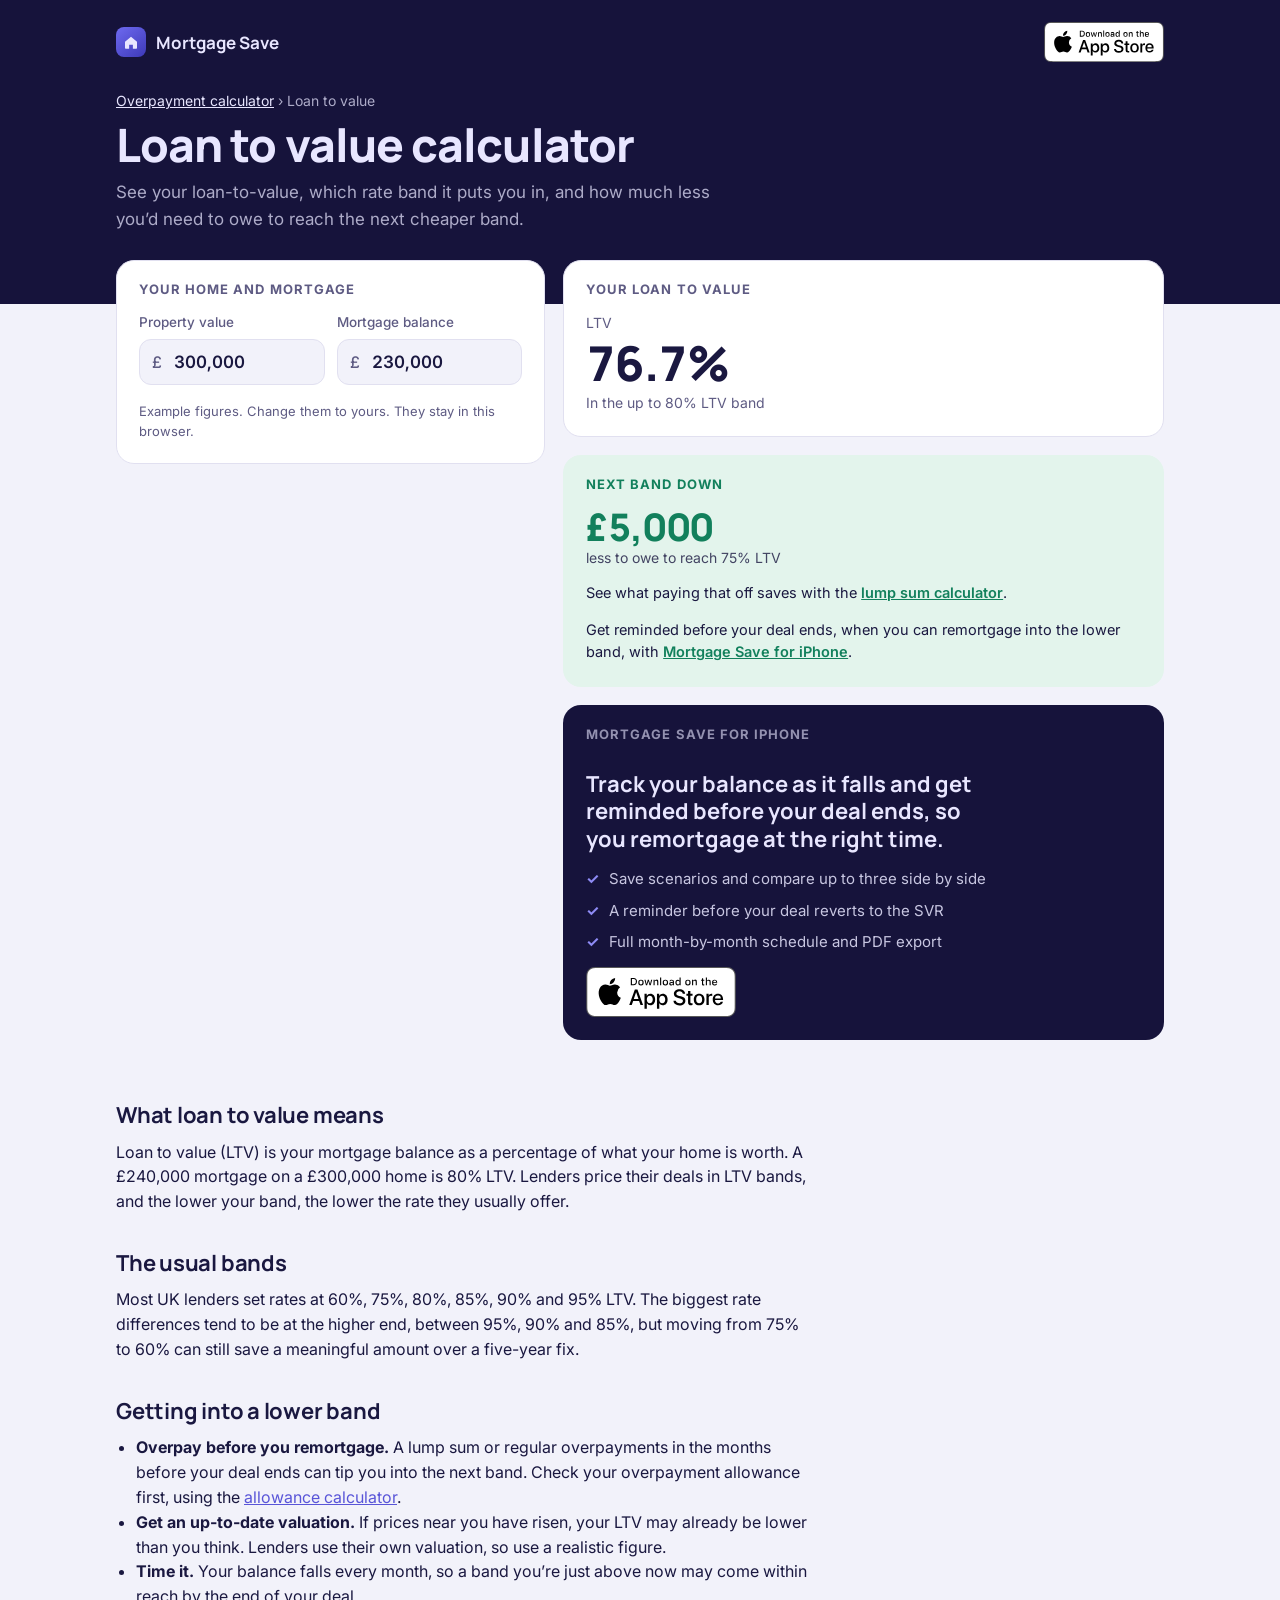
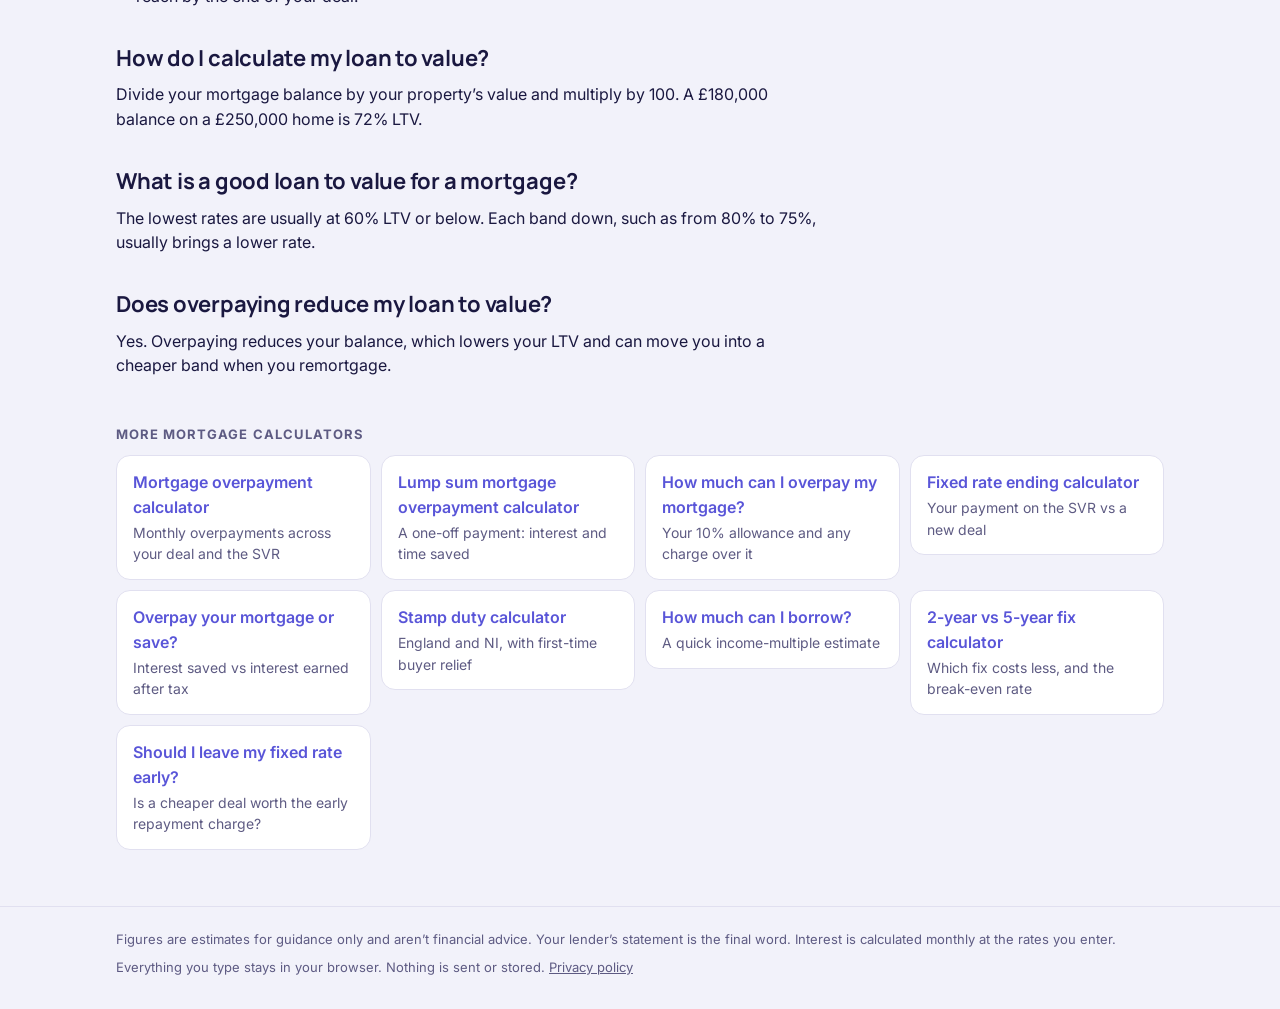
<file: calculator/loan-to-value-calculator/index.html>
<!doctype html>
<html lang="en-GB">
<head>
<meta charset="utf-8">
<meta name="viewport" content="width=device-width, initial-scale=1, viewport-fit=cover">
<title>Loan to Value (LTV) Calculator UK | Mortgage Save</title>
<meta name="description" content="Work out your mortgage loan-to-value (LTV), which lender band it falls in, and how much you’d need to pay off to reach the next, cheaper band before you remortgage.">
<meta name="apple-itunes-app" content="app-id=6467675017">
<link rel="canonical" href="https://mortgagesave.very-good-studio.com/loan-to-value-calculator/">
<link rel="icon" href="../favicon.png" type="image/png">
<link rel="apple-touch-icon" href="../apple-touch-icon.png">
<meta property="og:type" content="website">
<meta property="og:site_name" content="Mortgage Save">
<meta property="og:locale" content="en_GB">
<meta property="og:title" content="Loan to value calculator – Mortgage Save">
<meta property="og:description" content="Work out your mortgage loan-to-value (LTV), which lender band it falls in, and how much you’d need to pay off to reach the next, cheaper band before you remortgage.">
<meta property="og:url" content="https://mortgagesave.very-good-studio.com/loan-to-value-calculator/">
<meta property="og:image" content="https://mortgagesave.very-good-studio.com/og-image.png">
<meta property="og:image:width" content="1200">
<meta property="og:image:height" content="630">
<meta name="twitter:card" content="summary_large_image">
<link rel="preconnect" href="https://fonts.googleapis.com">
<link rel="preconnect" href="https://fonts.gstatic.com" crossorigin>
<link rel="stylesheet" href="https://fonts.googleapis.com/css2?family=Manrope:wght@600;700;800&family=Inter:wght@400;500;600&display=swap">
<link rel="stylesheet" href="../site.css">
<script type="application/ld+json">
{
  "@context": "https://schema.org",
  "@graph": [
    {
      "@type": "WebApplication",
      "name": "Loan to value calculator",
      "url": "https://mortgagesave.very-good-studio.com/loan-to-value-calculator/",
      "inLanguage": "en-GB",
      "applicationCategory": "FinanceApplication",
      "operatingSystem": "Any",
      "offers": {
        "@type": "Offer",
        "price": "0",
        "priceCurrency": "GBP"
      },
      "description": "Work out your mortgage loan-to-value (LTV), which lender band it falls in, and how much you’d need to pay off to reach the next, cheaper band before you remortgage.",
      "publisher": {
        "@id": "https://very-good-studio.com/#org"
      }
    },
    {
      "@type": "BreadcrumbList",
      "itemListElement": [
        {
          "@type": "ListItem",
          "position": 1,
          "name": "Mortgage overpayment calculator",
          "item": "https://mortgagesave.very-good-studio.com/"
        },
        {
          "@type": "ListItem",
          "position": 2,
          "name": "Loan to value calculator",
          "item": "https://mortgagesave.very-good-studio.com/loan-to-value-calculator/"
        }
      ]
    },
    {
      "@type": "FAQPage",
      "mainEntity": [
        {
          "@type": "Question",
          "name": "How do I calculate my loan to value?",
          "acceptedAnswer": {
            "@type": "Answer",
            "text": "Divide your mortgage balance by your property’s value and multiply by 100. A £180,000 balance on a £250,000 home is 72% LTV."
          }
        },
        {
          "@type": "Question",
          "name": "What is a good loan to value for a mortgage?",
          "acceptedAnswer": {
            "@type": "Answer",
            "text": "The lowest rates are usually at 60% LTV or below. Each band down, such as from 80% to 75%, usually brings a lower rate."
          }
        },
        {
          "@type": "Question",
          "name": "Does overpaying reduce my loan to value?",
          "acceptedAnswer": {
            "@type": "Answer",
            "text": "Yes. Overpaying reduces your balance, which lowers your LTV and can move you into a cheaper band when you remortgage."
          }
        }
      ]
    },
    {
      "@type": "Organization",
      "@id": "https://very-good-studio.com/#org",
      "name": "Very Good Studio",
      "url": "https://very-good-studio.com/"
    }
  ]
}
</script>
</head>
<body>
<header class="top">
  <div class="wrap">
    <div class="brandline">
      <a class="brand" href="../">
        <span class="brand-mark" aria-hidden="true">
          <svg width="18" height="18" viewBox="0 0 24 24" fill="none"><path d="M4 11.5 12 5l8 6.5V20a1 1 0 0 1-1 1h-4.5v-5.5h-5V21H5a1 1 0 0 1-1-1v-8.5Z" fill="#E8E6FF"/></svg>
        </span>
        Mortgage Save
      </a>
      <a class="store-link" href="https://apps.apple.com/app/id6467675017" rel="noopener"><img src="../app-store-badge.svg" alt="Download on the App Store" width="120" height="40"></a>
    </div>
    <div>
      <nav class="crumbs" aria-label="Breadcrumb"><a href="../">Overpayment calculator</a> › Loan to value</nav>
      <h1>Loan to value calculator</h1>
      <p class="lede">See your loan-to-value, which rate band it puts you in, and how much less you’d need to owe to reach the next cheaper band.</p>
    </div>
  </div>
</header>

<main>
  <div class="wrap">
    <div class="calc">
      <form class="panel inputs-panel" id="form" novalidate>
        <h2>Your home and mortgage</h2>
        <div class="inputs">
          <div class="pair">
            <div class="field" id="f-value">
              <label for="value">Property value</label>
              <div class="box"><span>£</span><input id="value" name="value" inputmode="decimal" autocomplete="off"></div>
              <div class="err" id="e-value"></div>
            </div>
            <div class="field" id="f-loan">
              <label for="loan">Mortgage balance</label>
              <div class="box"><span>£</span><input id="loan" name="loan" inputmode="decimal" autocomplete="off"></div>
              <div class="err" id="e-loan"></div>
            </div>
          </div>
          <div class="example-note"><span>Example figures. Change them to yours. They stay in this browser.</span></div>
        </div>
      </form>

      <div class="results">
        <section class="panel">
          <h2>Your loan to value</h2>
          <div class="headline"><span class="k">LTV</span><span class="v" id="h-ltv">–</span><span class="s" id="h-sub"></span></div>
        </section>
        <section class="panel saving">
          <h2>Next band down</h2>
          <div id="out"></div>
        </section>

        <section class="panel app">
          <h2>Mortgage Save for iPhone</h2>
          <p class="pitch">Track your balance as it falls and get reminded before your deal ends, so you remortgage at the right time.</p>
          <ul>
            <li>Save scenarios and compare up to three side by side</li>
            <li>A reminder before your deal reverts to the SVR</li>
            <li>Full month-by-month schedule and PDF export</li>
          </ul>
          <a class="cta" href="https://apps.apple.com/app/id6467675017" rel="noopener"><img src="../app-store-badge.svg" alt="Download Mortgage Save on the App Store" width="150" height="50" loading="lazy"></a>
        </section>
      </div>
    </div>

    <article class="article">
      <h2>What loan to value means</h2>
<p>Loan to value (LTV) is your mortgage balance as a percentage of what your home is worth. A £240,000 mortgage on a £300,000 home is 80% LTV. Lenders price their deals in LTV bands, and the lower your band, the lower the rate they usually offer.</p>
<h2>The usual bands</h2>
<p>Most UK lenders set rates at 60%, 75%, 80%, 85%, 90% and 95% LTV. The biggest rate differences tend to be at the higher end, between 95%, 90% and 85%, but moving from 75% to 60% can still save a meaningful amount over a five-year fix.</p>
<h2>Getting into a lower band</h2>
<ul>
<li><strong>Overpay before you remortgage.</strong> A lump sum or regular overpayments in the months before your deal ends can tip you into the next band. Check your overpayment allowance first, using the <a href="../mortgage-overpayment-allowance-calculator/">allowance calculator</a>.</li>
<li><strong>Get an up-to-date valuation.</strong> If prices near you have risen, your LTV may already be lower than you think. Lenders use their own valuation, so use a realistic figure.</li>
<li><strong>Time it.</strong> Your balance falls every month, so a band you’re just above now may come within reach by the end of your deal.</li>
</ul>
      <h2>How do I calculate my loan to value?</h2>
<p>Divide your mortgage balance by your property’s value and multiply by 100. A £180,000 balance on a £250,000 home is 72% LTV.</p>
<h2>What is a good loan to value for a mortgage?</h2>
<p>The lowest rates are usually at 60% LTV or below. Each band down, such as from 80% to 75%, usually brings a lower rate.</p>
<h2>Does overpaying reduce my loan to value?</h2>
<p>Yes. Overpaying reduces your balance, which lowers your LTV and can move you into a cheaper band when you remortgage.</p>

    </article>

    <nav class="related" aria-label="More calculators">
      <h2>More mortgage calculators</h2>
      <ul><li><a href="../">Mortgage overpayment calculator<span>Monthly overpayments across your deal and the SVR</span></a></li><li><a href="../lump-sum-overpayment-calculator/">Lump sum mortgage overpayment calculator<span>A one-off payment: interest and time saved</span></a></li><li><a href="../mortgage-overpayment-allowance-calculator/">How much can I overpay my mortgage?<span>Your 10% allowance and any charge over it</span></a></li><li><a href="../fixed-rate-ending-calculator/">Fixed rate ending calculator<span>Your payment on the SVR vs a new deal</span></a></li><li><a href="../overpay-mortgage-or-save-calculator/">Overpay your mortgage or save?<span>Interest saved vs interest earned after tax</span></a></li><li><a href="../stamp-duty-calculator/">Stamp duty calculator<span>England and NI, with first-time buyer relief</span></a></li><li><a href="../how-much-can-i-borrow-calculator/">How much can I borrow?<span>A quick income-multiple estimate</span></a></li><li><a href="../2-year-vs-5-year-fix-calculator/">2-year vs 5-year fix calculator<span>Which fix costs less, and the break-even rate</span></a></li><li><a href="../leave-fixed-rate-early-calculator/">Should I leave my fixed rate early?<span>Is a cheaper deal worth the early repayment charge?</span></a></li></ul>
    </nav>
  </div>
</main>

<footer>
  <div class="wrap">
    <span>Figures are estimates for guidance only and aren’t financial advice. Your lender’s statement is the final word. Interest is calculated monthly at the rates you enter.</span>
    <span>Everything you type stays in your browser. Nothing is sent or stored. <a href="https://very-good-studio.com/apps/mortgage-save/privacy-policy.html">Privacy policy</a></span>
  </div>
</footer>

<script type="module">
import { setup, $, gbp0, plain } from '../guide.js';
import { loanToValue } from '../property.js';

setup({
  fields: {
    value: { min: 1000, max: 100000000, money: true },
    loan: { min: 0, max: 100000000, money: true },
  },
  defaults: { value: 300000, loan: 230000 },
  showInvalid: () => { $('h-ltv').textContent = '–'; $('out').innerHTML = '<p class="empty-over">Check the figures marked in red.</p>'; },
  render: (d) => {
    const r = loanToValue(d.loan, d.value);
    $('h-ltv').textContent = `${plain(+r.percent.toFixed(1))}%`;
    $('h-sub').textContent = r.band == null ? 'Above 95%: most lenders won’t lend at this level' : `In the up to ${r.band}% LTV band`;
    $('out').innerHTML = r.nextLowerBand == null ? '<p class="empty-over">You’re already in the lowest common band (60% or below).</p>' : `
      <div class="saving-grid">
        <div><div class="big">${gbp0.format(r.reductionToNextBand)}</div><div class="k">less to owe to reach ${r.nextLowerBand}% LTV</div></div>
      </div>
      <p>See what paying that off saves with the <a href="../lump-sum-overpayment-calculator/">lump sum calculator</a>.</p>
      <p class="nudge">Get reminded before your deal ends, when you can remortgage into the lower band, with <a href="https://apps.apple.com/app/id6467675017" rel="noopener">Mortgage Save for iPhone</a>.</p>`;
  },
});
</script>
<!-- Cloudflare Web Analytics --><script type='module' src='https://static.cloudflareinsights.com/beacon.min.js' data-cf-beacon='{"token": "3850486203cd40769943ba21bf3ae65b"}'></script><!-- End Cloudflare Web Analytics -->
</body>
</html>
</file>
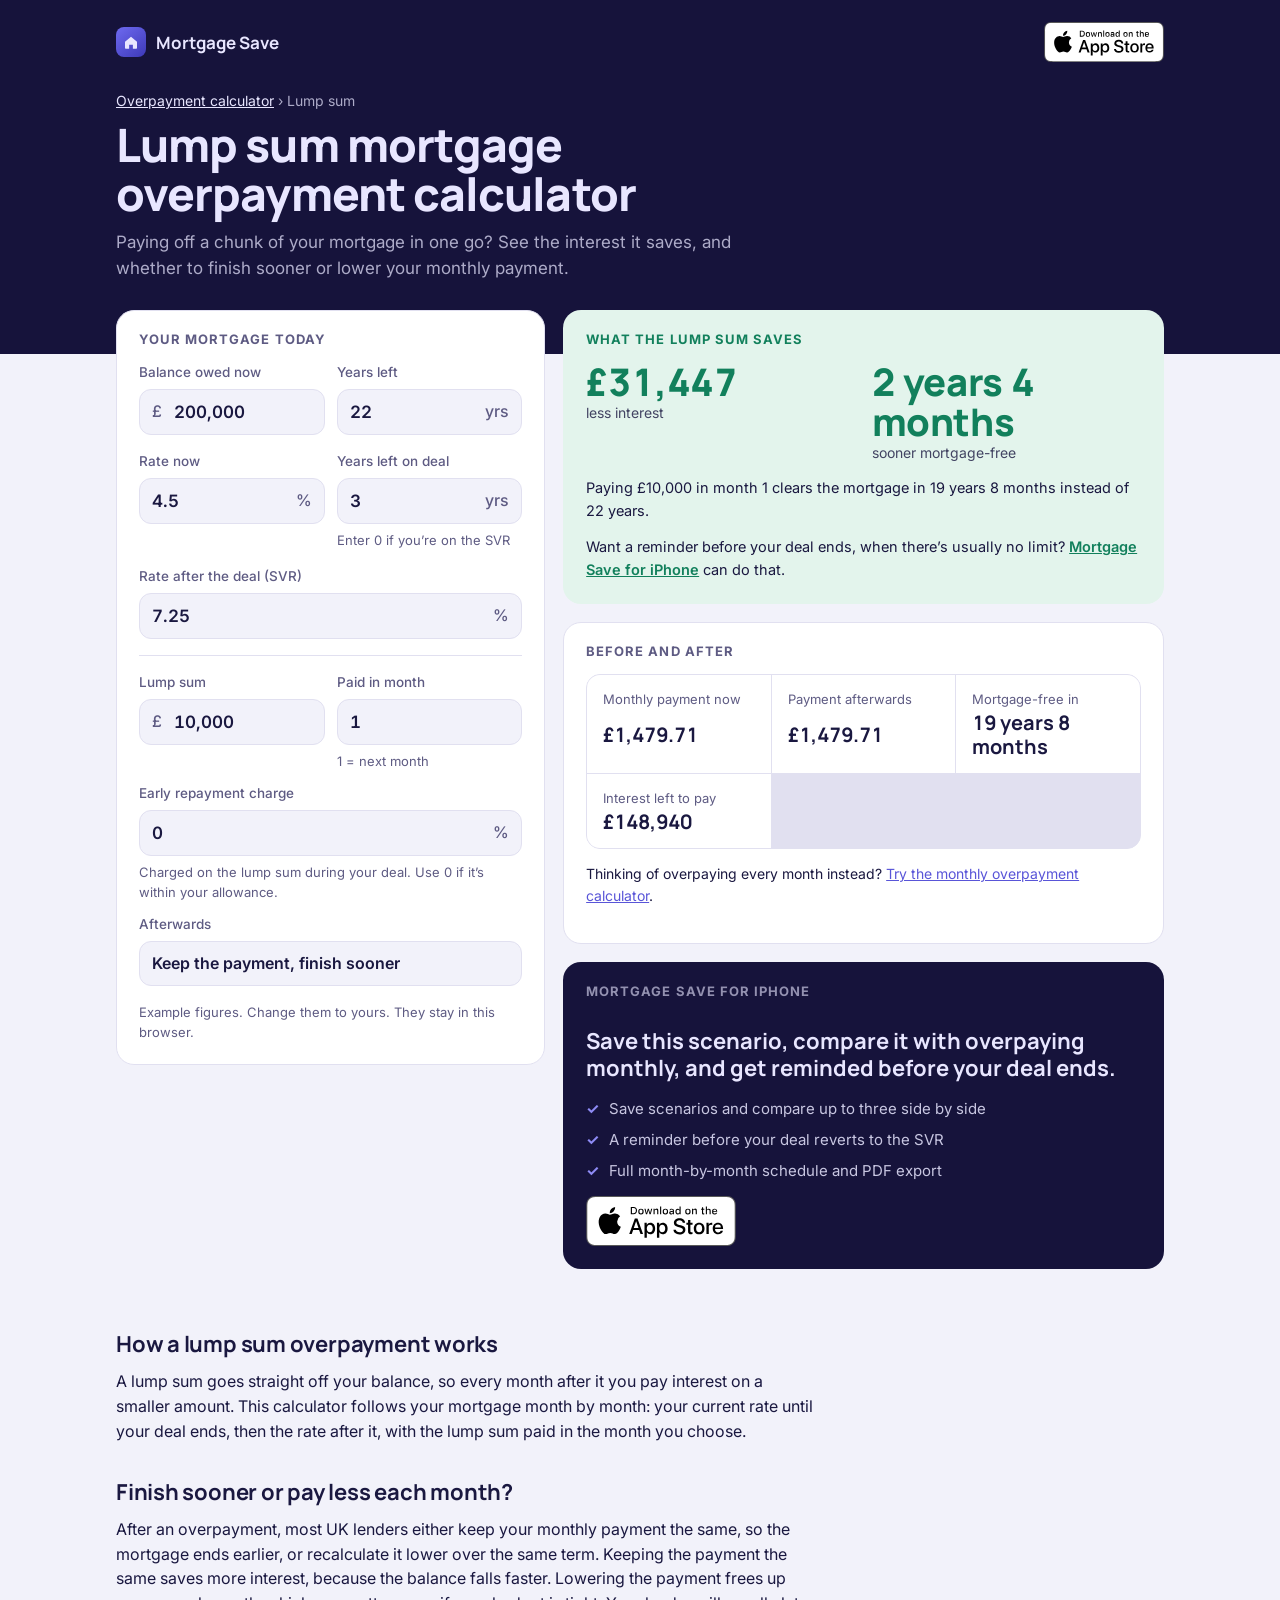
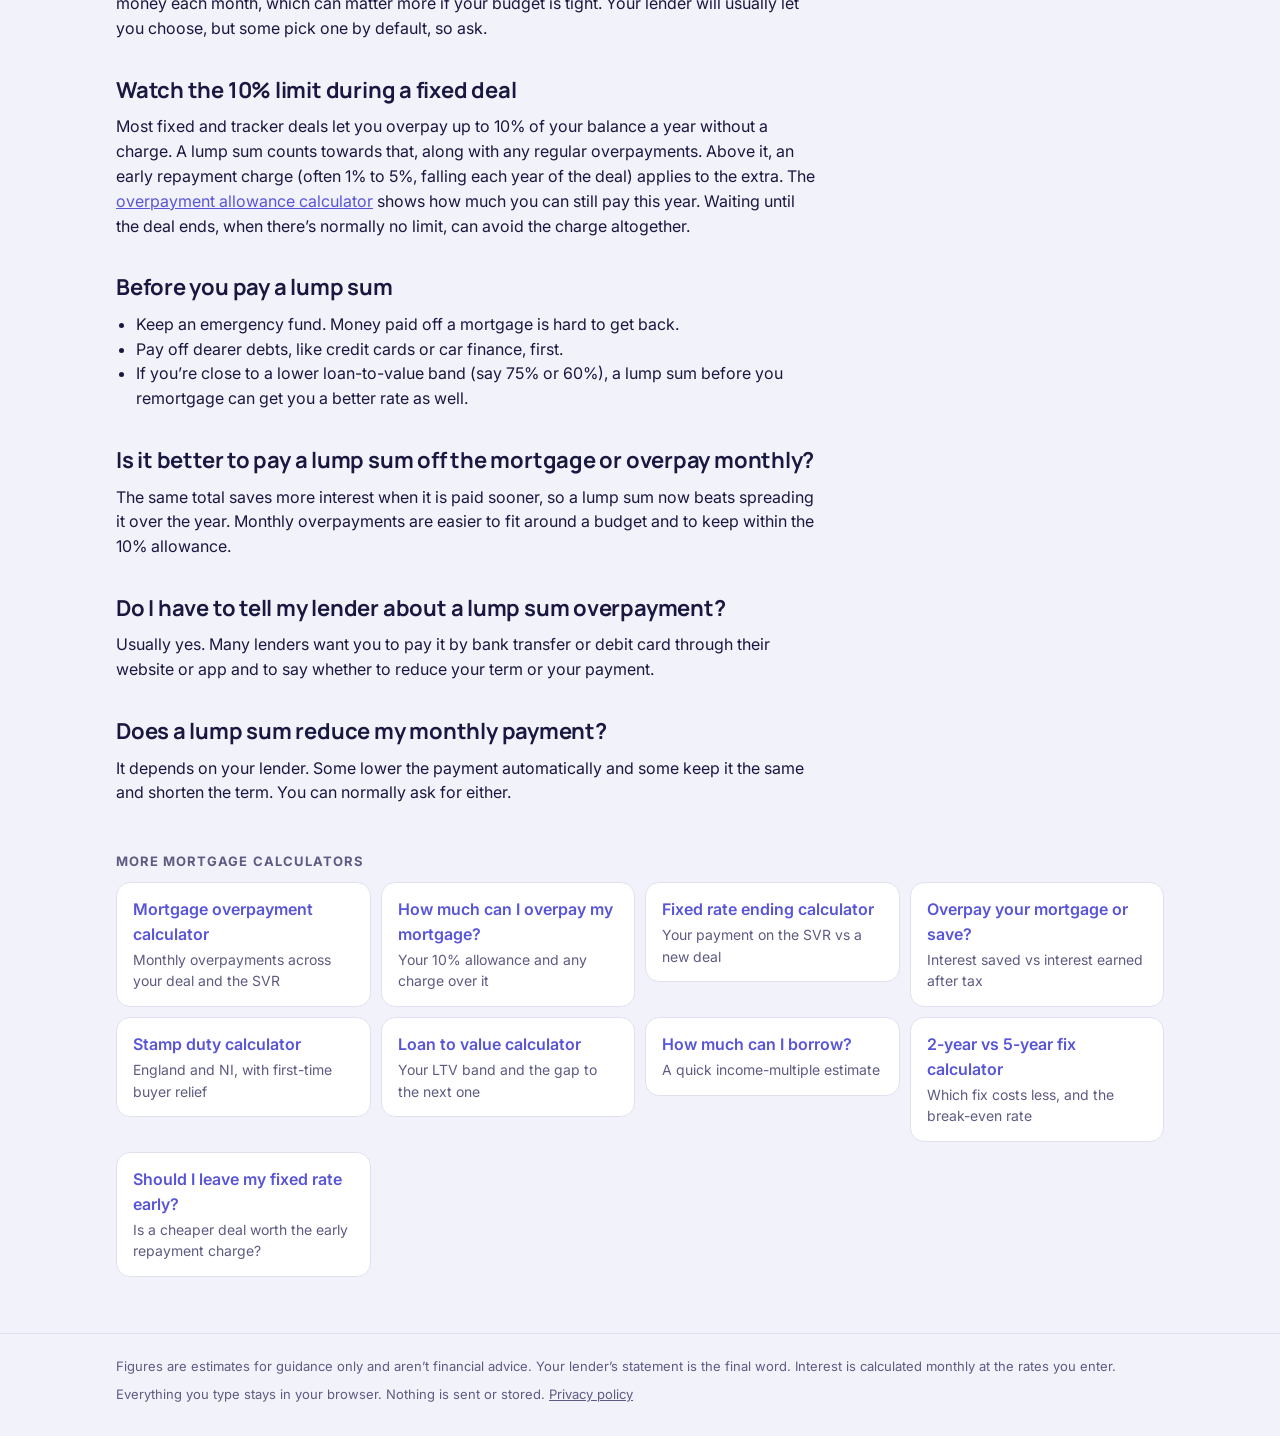
<file: calculator/lump-sum-overpayment-calculator/index.html>
<!doctype html>
<html lang="en-GB">
<head>
<meta charset="utf-8">
<meta name="viewport" content="width=device-width, initial-scale=1, viewport-fit=cover">
<title>Lump Sum Mortgage Overpayment Calculator UK | Mortgage Save</title>
<meta name="description" content="Free UK calculator: see how much interest a one-off lump sum overpayment saves, how much sooner you’d be mortgage-free, or how far your monthly payment would drop. Includes early repayment charges.">
<meta name="apple-itunes-app" content="app-id=6467675017">
<link rel="canonical" href="https://mortgagesave.very-good-studio.com/lump-sum-overpayment-calculator/">
<link rel="icon" href="../favicon.png" type="image/png">
<link rel="apple-touch-icon" href="../apple-touch-icon.png">
<meta property="og:type" content="website">
<meta property="og:site_name" content="Mortgage Save">
<meta property="og:locale" content="en_GB">
<meta property="og:title" content="Lump sum mortgage overpayment calculator – Mortgage Save">
<meta property="og:description" content="Free UK calculator: see how much interest a one-off lump sum overpayment saves, how much sooner you’d be mortgage-free, or how far your monthly payment would drop. Includes early repayment charges.">
<meta property="og:url" content="https://mortgagesave.very-good-studio.com/lump-sum-overpayment-calculator/">
<meta property="og:image" content="https://mortgagesave.very-good-studio.com/og-image.png">
<meta property="og:image:width" content="1200">
<meta property="og:image:height" content="630">
<meta name="twitter:card" content="summary_large_image">
<link rel="preconnect" href="https://fonts.googleapis.com">
<link rel="preconnect" href="https://fonts.gstatic.com" crossorigin>
<link rel="stylesheet" href="https://fonts.googleapis.com/css2?family=Manrope:wght@600;700;800&family=Inter:wght@400;500;600&display=swap">
<link rel="stylesheet" href="../site.css">
<script type="application/ld+json">
{
  "@context": "https://schema.org",
  "@graph": [
    {
      "@type": "WebApplication",
      "name": "Lump sum mortgage overpayment calculator",
      "url": "https://mortgagesave.very-good-studio.com/lump-sum-overpayment-calculator/",
      "inLanguage": "en-GB",
      "applicationCategory": "FinanceApplication",
      "operatingSystem": "Any",
      "offers": {
        "@type": "Offer",
        "price": "0",
        "priceCurrency": "GBP"
      },
      "description": "Free UK calculator: see how much interest a one-off lump sum overpayment saves, how much sooner you’d be mortgage-free, or how far your monthly payment would drop. Includes early repayment charges.",
      "publisher": {
        "@id": "https://very-good-studio.com/#org"
      }
    },
    {
      "@type": "BreadcrumbList",
      "itemListElement": [
        {
          "@type": "ListItem",
          "position": 1,
          "name": "Mortgage overpayment calculator",
          "item": "https://mortgagesave.very-good-studio.com/"
        },
        {
          "@type": "ListItem",
          "position": 2,
          "name": "Lump sum mortgage overpayment calculator",
          "item": "https://mortgagesave.very-good-studio.com/lump-sum-overpayment-calculator/"
        }
      ]
    },
    {
      "@type": "FAQPage",
      "mainEntity": [
        {
          "@type": "Question",
          "name": "Is it better to pay a lump sum off the mortgage or overpay monthly?",
          "acceptedAnswer": {
            "@type": "Answer",
            "text": "The same total saves more interest when it is paid sooner, so a lump sum now beats spreading it over the year. Monthly overpayments are easier to fit around a budget and to keep within the 10% allowance."
          }
        },
        {
          "@type": "Question",
          "name": "Do I have to tell my lender about a lump sum overpayment?",
          "acceptedAnswer": {
            "@type": "Answer",
            "text": "Usually yes. Many lenders want you to pay it by bank transfer or debit card through their website or app and to say whether to reduce your term or your payment."
          }
        },
        {
          "@type": "Question",
          "name": "Does a lump sum reduce my monthly payment?",
          "acceptedAnswer": {
            "@type": "Answer",
            "text": "It depends on your lender. Some lower the payment automatically and some keep it the same and shorten the term. You can normally ask for either."
          }
        }
      ]
    },
    {
      "@type": "Organization",
      "@id": "https://very-good-studio.com/#org",
      "name": "Very Good Studio",
      "url": "https://very-good-studio.com/"
    }
  ]
}
</script>
</head>
<body>
<header class="top">
  <div class="wrap">
    <div class="brandline">
      <a class="brand" href="../">
        <span class="brand-mark" aria-hidden="true">
          <svg width="18" height="18" viewBox="0 0 24 24" fill="none"><path d="M4 11.5 12 5l8 6.5V20a1 1 0 0 1-1 1h-4.5v-5.5h-5V21H5a1 1 0 0 1-1-1v-8.5Z" fill="#E8E6FF"/></svg>
        </span>
        Mortgage Save
      </a>
      <a class="store-link" href="https://apps.apple.com/app/id6467675017" rel="noopener"><img src="../app-store-badge.svg" alt="Download on the App Store" width="120" height="40"></a>
    </div>
    <div>
      <nav class="crumbs" aria-label="Breadcrumb"><a href="../">Overpayment calculator</a> › Lump sum</nav>
      <h1>Lump sum mortgage overpayment calculator</h1>
      <p class="lede">Paying off a chunk of your mortgage in one go? See the interest it saves, and whether to finish sooner or lower your monthly payment.</p>
    </div>
  </div>
</header>

<main>
  <div class="wrap">
    <div class="calc">
      <form class="panel inputs-panel" id="form" novalidate>
        <h2>Your mortgage today</h2>
        <div class="inputs">
          <div class="pair">
            <div class="field" id="f-balance">
              <label for="balance">Balance owed now</label>
              <div class="box"><span>£</span><input id="balance" name="balance" inputmode="decimal" autocomplete="off"></div>
              <div class="err" id="e-balance"></div>
            </div>
            <div class="field" id="f-yearsLeft">
              <label for="yearsLeft">Years left</label>
              <div class="box"><input id="yearsLeft" name="yearsLeft" inputmode="decimal" autocomplete="off"><span class="after">yrs</span></div>
              <div class="err" id="e-yearsLeft"></div>
            </div>
          </div>
          <div class="pair">
            <div class="field" id="f-dealRate">
              <label for="dealRate">Rate now</label>
              <div class="box"><input id="dealRate" name="dealRate" inputmode="decimal" autocomplete="off"><span class="after">%</span></div>
              <div class="err" id="e-dealRate"></div>
            </div>
            <div class="field" id="f-dealYearsLeft">
              <label for="dealYearsLeft">Years left on deal</label>
              <div class="box"><input id="dealYearsLeft" name="dealYearsLeft" inputmode="decimal" autocomplete="off"><span class="after">yrs</span></div><div class="hint">Enter 0 if you’re on the SVR</div>
              <div class="err" id="e-dealYearsLeft"></div>
            </div>
          </div>
          <div class="field" id="f-svr">
              <label for="svr">Rate after the deal (SVR)</label>
              <div class="box"><input id="svr" name="svr" inputmode="decimal" autocomplete="off"><span class="after">%</span></div>
              <div class="err" id="e-svr"></div>
            </div>
          <div class="group"><div class="pair">
            <div class="field" id="f-lumpSum">
              <label for="lumpSum">Lump sum</label>
              <div class="box"><span>£</span><input id="lumpSum" name="lumpSum" inputmode="decimal" autocomplete="off"></div>
              <div class="err" id="e-lumpSum"></div>
            </div>
            <div class="field" id="f-month">
              <label for="month">Paid in month</label>
              <div class="box"><input id="month" name="month" inputmode="decimal" autocomplete="off"></div><div class="hint">1 = next month</div>
              <div class="err" id="e-month"></div>
            </div>
          </div>
          <div class="field" id="f-erc">
              <label for="erc">Early repayment charge</label>
              <div class="box"><input id="erc" name="erc" inputmode="decimal" autocomplete="off"><span class="after">%</span></div><div class="hint">Charged on the lump sum during your deal. Use 0 if it’s within your allowance.</div>
              <div class="err" id="e-erc"></div>
            </div>
          <div class="field" id="f-mode">
              <label for="mode">Afterwards</label>
              <div class="box"><select id="mode" name="mode"><option value="reduceTenure">Keep the payment, finish sooner</option><option value="reduceEMI">Lower the payment, same end date</option></select></div>
              <div class="err" id="e-mode"></div>
            </div></div>
          <div class="example-note"><span>Example figures. Change them to yours. They stay in this browser.</span></div>
        </div>
      </form>

      <div class="results">
        <section class="panel saving" id="savingPanel">
          <h2>What the lump sum saves</h2>
          <div id="out"></div>
        </section>
        <section class="panel">
          <h2>Before and after</h2>
          <div class="stats" style="margin-top:0">
            <div class="stat"><span class="k">Monthly payment now</span><span class="v" id="s-pay">–</span></div>
            <div class="stat"><span class="k" id="s-after-k">Payment afterwards</span><span class="v" id="s-after">–</span></div>
            <div class="stat"><span class="k">Mortgage-free in</span><span class="v" id="s-term">–</span></div>
            <div class="stat"><span class="k">Interest left to pay</span><span class="v" id="s-int">–</span></div>
          </div>
          <p class="fullcalc">Thinking of overpaying every month instead? <a href="../" id="full">Try the monthly overpayment calculator</a>.</p>
        </section>

        <section class="panel app">
          <h2>Mortgage Save for iPhone</h2>
          <p class="pitch">Save this scenario, compare it with overpaying monthly, and get reminded before your deal ends.</p>
          <ul>
            <li>Save scenarios and compare up to three side by side</li>
            <li>A reminder before your deal reverts to the SVR</li>
            <li>Full month-by-month schedule and PDF export</li>
          </ul>
          <a class="cta" href="https://apps.apple.com/app/id6467675017" rel="noopener"><img src="../app-store-badge.svg" alt="Download Mortgage Save on the App Store" width="150" height="50" loading="lazy"></a>
        </section>
      </div>
    </div>

    <article class="article">
      <h2>How a lump sum overpayment works</h2>
<p>A lump sum goes straight off your balance, so every month after it you pay interest on a smaller amount. This calculator follows your mortgage month by month: your current rate until your deal ends, then the rate after it, with the lump sum paid in the month you choose.</p>
<h2>Finish sooner or pay less each month?</h2>
<p>After an overpayment, most UK lenders either keep your monthly payment the same, so the mortgage ends earlier, or recalculate it lower over the same term. Keeping the payment the same saves more interest, because the balance falls faster. Lowering the payment frees up money each month, which can matter more if your budget is tight. Your lender will usually let you choose, but some pick one by default, so ask.</p>
<h2>Watch the 10% limit during a fixed deal</h2>
<p>Most fixed and tracker deals let you overpay up to 10% of your balance a year without a charge. A lump sum counts towards that, along with any regular overpayments. Above it, an early repayment charge (often 1% to 5%, falling each year of the deal) applies to the extra. The <a href="../mortgage-overpayment-allowance-calculator/">overpayment allowance calculator</a> shows how much you can still pay this year. Waiting until the deal ends, when there’s normally no limit, can avoid the charge altogether.</p>
<h2>Before you pay a lump sum</h2>
<ul>
<li>Keep an emergency fund. Money paid off a mortgage is hard to get back.</li>
<li>Pay off dearer debts, like credit cards or car finance, first.</li>
<li>If you’re close to a lower loan-to-value band (say 75% or 60%), a lump sum before you remortgage can get you a better rate as well.</li>
</ul>
      <h2>Is it better to pay a lump sum off the mortgage or overpay monthly?</h2>
<p>The same total saves more interest when it is paid sooner, so a lump sum now beats spreading it over the year. Monthly overpayments are easier to fit around a budget and to keep within the 10% allowance.</p>
<h2>Do I have to tell my lender about a lump sum overpayment?</h2>
<p>Usually yes. Many lenders want you to pay it by bank transfer or debit card through their website or app and to say whether to reduce your term or your payment.</p>
<h2>Does a lump sum reduce my monthly payment?</h2>
<p>It depends on your lender. Some lower the payment automatically and some keep it the same and shorten the term. You can normally ask for either.</p>

    </article>

    <nav class="related" aria-label="More calculators">
      <h2>More mortgage calculators</h2>
      <ul><li><a href="../">Mortgage overpayment calculator<span>Monthly overpayments across your deal and the SVR</span></a></li><li><a href="../mortgage-overpayment-allowance-calculator/">How much can I overpay my mortgage?<span>Your 10% allowance and any charge over it</span></a></li><li><a href="../fixed-rate-ending-calculator/">Fixed rate ending calculator<span>Your payment on the SVR vs a new deal</span></a></li><li><a href="../overpay-mortgage-or-save-calculator/">Overpay your mortgage or save?<span>Interest saved vs interest earned after tax</span></a></li><li><a href="../stamp-duty-calculator/">Stamp duty calculator<span>England and NI, with first-time buyer relief</span></a></li><li><a href="../loan-to-value-calculator/">Loan to value calculator<span>Your LTV band and the gap to the next one</span></a></li><li><a href="../how-much-can-i-borrow-calculator/">How much can I borrow?<span>A quick income-multiple estimate</span></a></li><li><a href="../2-year-vs-5-year-fix-calculator/">2-year vs 5-year fix calculator<span>Which fix costs less, and the break-even rate</span></a></li><li><a href="../leave-fixed-rate-early-calculator/">Should I leave my fixed rate early?<span>Is a cheaper deal worth the early repayment charge?</span></a></li></ul>
    </nav>
  </div>
</main>

<footer>
  <div class="wrap">
    <span>Figures are estimates for guidance only and aren’t financial advice. Your lender’s statement is the final word. Interest is calculated monthly at the rates you enter.</span>
    <span>Everything you type stays in your browser. Nothing is sent or stored. <a href="https://very-good-studio.com/apps/mortgage-save/privacy-policy.html">Privacy policy</a></span>
  </div>
</footer>

<script type="module">
import { setup, $, gbp0, gbp2, duration, fullCalculatorLink } from '../guide.js';
import { compare } from '../simulator.js';
import { OVERPAYMENT_CAP_PERCENT } from '../calc.js';

setup({
  fields: {
    balance: { min: 1000, max: 10000000, money: true },
    yearsLeft: { min: 1, max: 50 },
    dealRate: { min: 0, max: 25 },
    dealYearsLeft: { min: 0, max: 50 },
    svr: { min: 0, max: 25 },
    lumpSum: { min: 1, max: 10000000, money: true },
    month: { min: 1, max: 600 },
    erc: { min: 0, max: 10 },
    mode: { text: true },
  },
  defaults: { balance: 200000, yearsLeft: 22, dealRate: 4.5, dealYearsLeft: 3, svr: 7.25, lumpSum: 10000, month: 1, erc: 0, mode: 'reduceTenure' },
  check: (d) => {
    const e = {};
    if (d.dealYearsLeft > d.yearsLeft) e.dealYearsLeft = 'The deal can’t run past the end of the mortgage';
    if (d.lumpSum >= d.balance) e.lumpSum = 'That would clear the mortgage. Enter less than the balance.';
    if (d.month > d.yearsLeft * 12) e.month = 'That’s after the mortgage ends';
    return e;
  },
  showInvalid: () => { $('out').innerHTML = '<p class="empty-over">Check the figures marked in red.</p>'; },
  render: (d) => {
    const loan = { loan: d.balance, termYears: d.yearsLeft, dealRate: d.dealRate, dealYears: d.dealYearsLeft, svr: d.svr };
    const c = compare(loan, { lumpSum: d.lumpSum, lumpSumMonth: d.month, ercPercent: d.erc, mode: d.mode });
    if (!c) { $('out').innerHTML = '<p class="empty-over">These figures don’t work out. Check the rates and term.</p>'; return; }
    const b = c.baseline, w = c.withPrepayment;
    const tenure = d.mode === 'reduceTenure';
    const inDeal = d.month <= d.dealYearsLeft * 12;
    const overAllowance = inDeal && d.lumpSum > d.balance * OVERPAYMENT_CAP_PERCENT / 100;
    $('out').innerHTML = `
      <div class="saving-grid">
        <div><div class="big">${gbp0.format(Math.max(0, c.interestSaved))}</div><div class="k">less interest</div></div>
        <div><div class="big">${tenure ? duration(Math.max(0, c.monthsSaved)) : gbp2.format(Math.max(0, b.monthlyPayment - w.monthlyPayment))}</div><div class="k">${tenure ? 'sooner mortgage-free' : 'less a month by the end'}</div></div>
      </div>
      <p>${w.totalCharges > 0 ? `After an early repayment charge of ${gbp0.format(w.totalCharges)}, you’d be ${gbp0.format(c.netSaving)} better off overall.` : `Paying ${gbp0.format(d.lumpSum)} in month ${d.month} ${tenure ? `clears the mortgage in ${duration(w.months)} instead of ${duration(b.months)}` : 'keeps the same end date with a lower payment'}.`}</p>
      ${overAllowance && d.erc === 0 ? `<div class="callout">This is more than ${OVERPAYMENT_CAP_PERCENT}% of your balance (${gbp0.format(d.balance * OVERPAYMENT_CAP_PERCENT / 100)}) during your deal. Most lenders charge an early repayment charge on the extra. Add your charge above to include it.</div>` : ''}
      <p class="nudge">Want a reminder before your deal ends, when there’s usually no limit? <a href="https://apps.apple.com/app/id6467675017" rel="noopener">Mortgage Save for iPhone</a> can do that.</p>`;
    $('s-pay').textContent = gbp2.format(b.monthlyPayment);
    $('s-after-k').textContent = tenure ? 'Payment afterwards' : 'Payment after the lump sum';
    $('s-after').textContent = gbp2.format(w.monthlyPayment);
    $('s-term').textContent = duration(w.months);
    $('s-int').textContent = gbp0.format(w.totalInterest);
    $('full').href = fullCalculatorLink({ loan: d.balance, termYears: d.yearsLeft, dealRate: d.dealRate, dealYears: Math.max(d.dealYearsLeft, 1), svr: d.svr, overpayment: Math.round(d.lumpSum / 12) });
  },
});
</script>
<!-- Cloudflare Web Analytics --><script type='module' src='https://static.cloudflareinsights.com/beacon.min.js' data-cf-beacon='{"token": "3850486203cd40769943ba21bf3ae65b"}'></script><!-- End Cloudflare Web Analytics -->
</body>
</html>
</file>
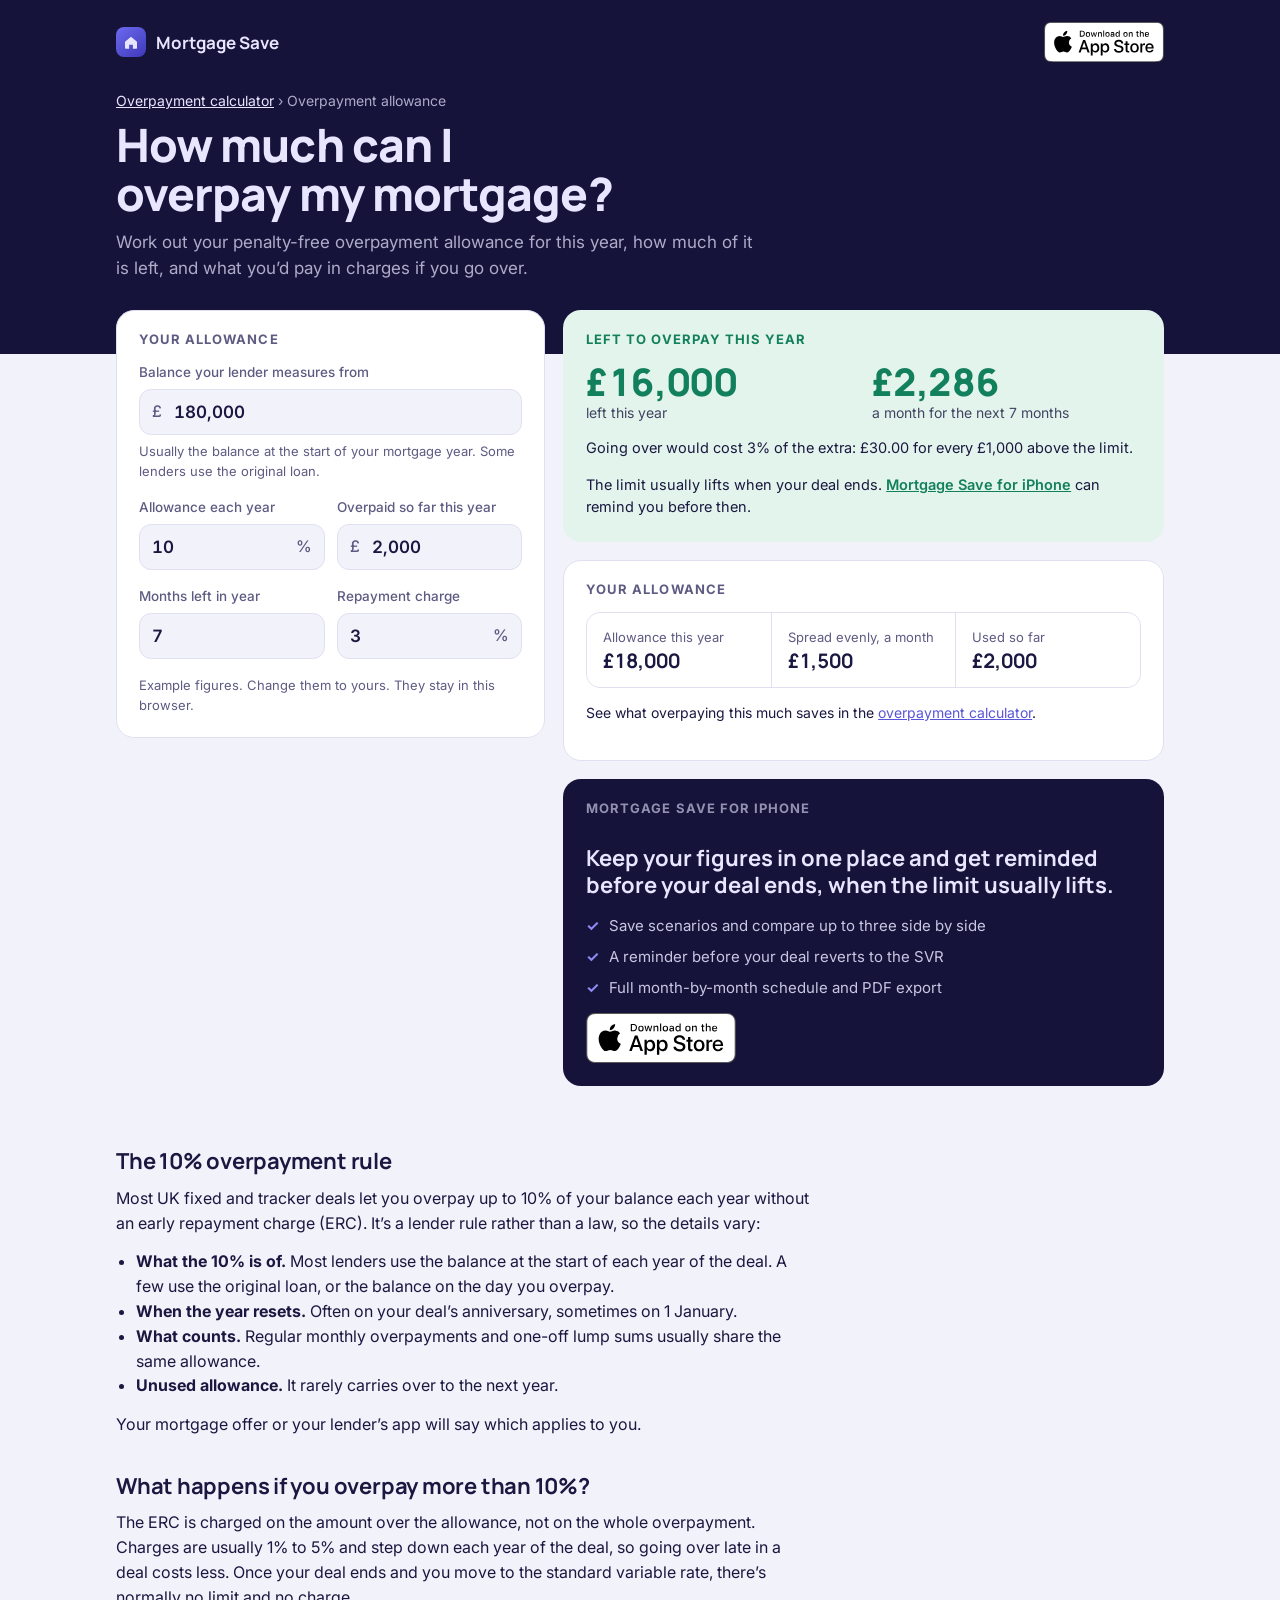
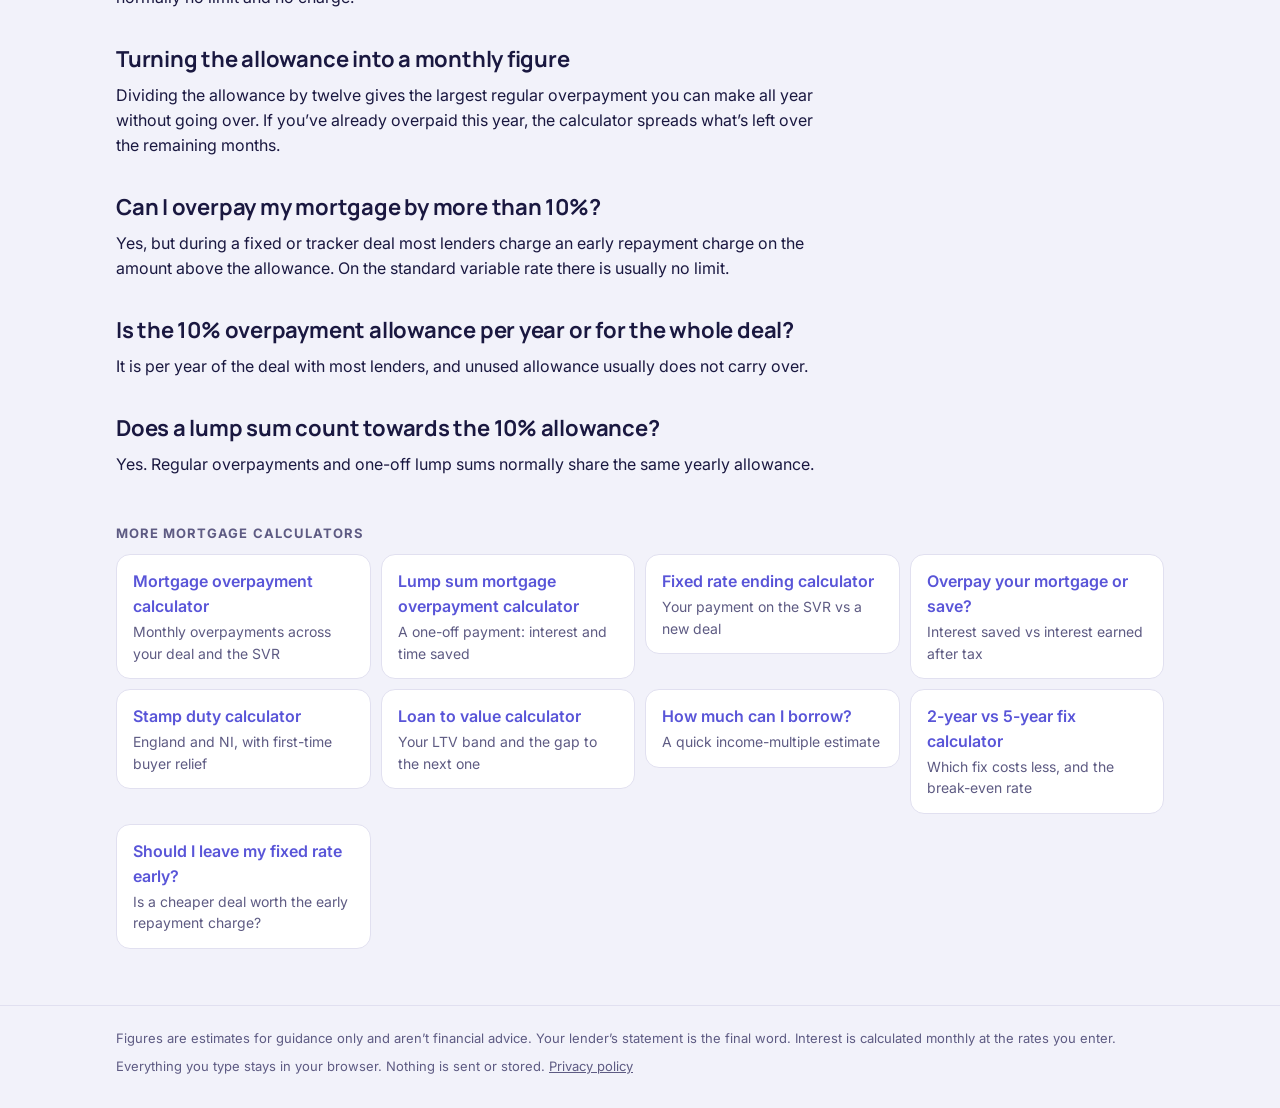
<file: calculator/mortgage-overpayment-allowance-calculator/index.html>
<!doctype html>
<html lang="en-GB">
<head>
<meta charset="utf-8">
<meta name="viewport" content="width=device-width, initial-scale=1, viewport-fit=cover">
<title>Overpayment Allowance Calculator: 10% Rule | Mortgage Save</title>
<meta name="description" content="How much can you overpay your mortgage without a penalty? Work out your 10% overpayment allowance, what’s left this year, and the early repayment charge on anything over it.">
<meta name="apple-itunes-app" content="app-id=6467675017">
<link rel="canonical" href="https://mortgagesave.very-good-studio.com/mortgage-overpayment-allowance-calculator/">
<link rel="icon" href="../favicon.png" type="image/png">
<link rel="apple-touch-icon" href="../apple-touch-icon.png">
<meta property="og:type" content="website">
<meta property="og:site_name" content="Mortgage Save">
<meta property="og:locale" content="en_GB">
<meta property="og:title" content="How much can I overpay my mortgage? – Mortgage Save">
<meta property="og:description" content="How much can you overpay your mortgage without a penalty? Work out your 10% overpayment allowance, what’s left this year, and the early repayment charge on anything over it.">
<meta property="og:url" content="https://mortgagesave.very-good-studio.com/mortgage-overpayment-allowance-calculator/">
<meta property="og:image" content="https://mortgagesave.very-good-studio.com/og-image.png">
<meta property="og:image:width" content="1200">
<meta property="og:image:height" content="630">
<meta name="twitter:card" content="summary_large_image">
<link rel="preconnect" href="https://fonts.googleapis.com">
<link rel="preconnect" href="https://fonts.gstatic.com" crossorigin>
<link rel="stylesheet" href="https://fonts.googleapis.com/css2?family=Manrope:wght@600;700;800&family=Inter:wght@400;500;600&display=swap">
<link rel="stylesheet" href="../site.css">
<script type="application/ld+json">
{
  "@context": "https://schema.org",
  "@graph": [
    {
      "@type": "WebApplication",
      "name": "How much can I overpay my mortgage?",
      "url": "https://mortgagesave.very-good-studio.com/mortgage-overpayment-allowance-calculator/",
      "inLanguage": "en-GB",
      "applicationCategory": "FinanceApplication",
      "operatingSystem": "Any",
      "offers": {
        "@type": "Offer",
        "price": "0",
        "priceCurrency": "GBP"
      },
      "description": "How much can you overpay your mortgage without a penalty? Work out your 10% overpayment allowance, what’s left this year, and the early repayment charge on anything over it.",
      "publisher": {
        "@id": "https://very-good-studio.com/#org"
      }
    },
    {
      "@type": "BreadcrumbList",
      "itemListElement": [
        {
          "@type": "ListItem",
          "position": 1,
          "name": "Mortgage overpayment calculator",
          "item": "https://mortgagesave.very-good-studio.com/"
        },
        {
          "@type": "ListItem",
          "position": 2,
          "name": "How much can I overpay my mortgage?",
          "item": "https://mortgagesave.very-good-studio.com/mortgage-overpayment-allowance-calculator/"
        }
      ]
    },
    {
      "@type": "FAQPage",
      "mainEntity": [
        {
          "@type": "Question",
          "name": "Can I overpay my mortgage by more than 10%?",
          "acceptedAnswer": {
            "@type": "Answer",
            "text": "Yes, but during a fixed or tracker deal most lenders charge an early repayment charge on the amount above the allowance. On the standard variable rate there is usually no limit."
          }
        },
        {
          "@type": "Question",
          "name": "Is the 10% overpayment allowance per year or for the whole deal?",
          "acceptedAnswer": {
            "@type": "Answer",
            "text": "It is per year of the deal with most lenders, and unused allowance usually does not carry over."
          }
        },
        {
          "@type": "Question",
          "name": "Does a lump sum count towards the 10% allowance?",
          "acceptedAnswer": {
            "@type": "Answer",
            "text": "Yes. Regular overpayments and one-off lump sums normally share the same yearly allowance."
          }
        }
      ]
    },
    {
      "@type": "Organization",
      "@id": "https://very-good-studio.com/#org",
      "name": "Very Good Studio",
      "url": "https://very-good-studio.com/"
    }
  ]
}
</script>
</head>
<body>
<header class="top">
  <div class="wrap">
    <div class="brandline">
      <a class="brand" href="../">
        <span class="brand-mark" aria-hidden="true">
          <svg width="18" height="18" viewBox="0 0 24 24" fill="none"><path d="M4 11.5 12 5l8 6.5V20a1 1 0 0 1-1 1h-4.5v-5.5h-5V21H5a1 1 0 0 1-1-1v-8.5Z" fill="#E8E6FF"/></svg>
        </span>
        Mortgage Save
      </a>
      <a class="store-link" href="https://apps.apple.com/app/id6467675017" rel="noopener"><img src="../app-store-badge.svg" alt="Download on the App Store" width="120" height="40"></a>
    </div>
    <div>
      <nav class="crumbs" aria-label="Breadcrumb"><a href="../">Overpayment calculator</a> › Overpayment allowance</nav>
      <h1>How much can I overpay my mortgage?</h1>
      <p class="lede">Work out your penalty-free overpayment allowance for this year, how much of it is left, and what you’d pay in charges if you go over.</p>
    </div>
  </div>
</header>

<main>
  <div class="wrap">
    <div class="calc">
      <form class="panel inputs-panel" id="form" novalidate>
        <h2>Your allowance</h2>
        <div class="inputs">
          <div class="field" id="f-balance">
              <label for="balance">Balance your lender measures from</label>
              <div class="box"><span>£</span><input id="balance" name="balance" inputmode="decimal" autocomplete="off"></div><div class="hint">Usually the balance at the start of your mortgage year. Some lenders use the original loan.</div>
              <div class="err" id="e-balance"></div>
            </div>
          <div class="pair">
            <div class="field" id="f-pct">
              <label for="pct">Allowance each year</label>
              <div class="box"><input id="pct" name="pct" inputmode="decimal" autocomplete="off"><span class="after">%</span></div>
              <div class="err" id="e-pct"></div>
            </div>
            <div class="field" id="f-used">
              <label for="used">Overpaid so far this year</label>
              <div class="box"><span>£</span><input id="used" name="used" inputmode="decimal" autocomplete="off"></div>
              <div class="err" id="e-used"></div>
            </div>
          </div>
          <div class="pair">
            <div class="field" id="f-monthsLeft">
              <label for="monthsLeft">Months left in year</label>
              <div class="box"><input id="monthsLeft" name="monthsLeft" inputmode="decimal" autocomplete="off"></div>
              <div class="err" id="e-monthsLeft"></div>
            </div>
            <div class="field" id="f-erc">
              <label for="erc">Repayment charge</label>
              <div class="box"><input id="erc" name="erc" inputmode="decimal" autocomplete="off"><span class="after">%</span></div>
              <div class="err" id="e-erc"></div>
            </div>
          </div>
          <div class="example-note"><span>Example figures. Change them to yours. They stay in this browser.</span></div>
        </div>
      </form>

      <div class="results">
        <section class="panel saving">
          <h2>Left to overpay this year</h2>
          <div id="out"></div>
        </section>
        <section class="panel">
          <h2>Your allowance</h2>
          <div class="stats" style="margin-top:0">
            <div class="stat"><span class="k">Allowance this year</span><span class="v" id="s-year">–</span></div>
            <div class="stat"><span class="k">Spread evenly, a month</span><span class="v" id="s-even">–</span></div>
            <div class="stat"><span class="k">Used so far</span><span class="v" id="s-used">–</span></div>
          </div>
          <p class="fullcalc">See what overpaying this much saves in the <a href="../" id="full">overpayment calculator</a>.</p>
        </section>

        <section class="panel app">
          <h2>Mortgage Save for iPhone</h2>
          <p class="pitch">Keep your figures in one place and get reminded before your deal ends, when the limit usually lifts.</p>
          <ul>
            <li>Save scenarios and compare up to three side by side</li>
            <li>A reminder before your deal reverts to the SVR</li>
            <li>Full month-by-month schedule and PDF export</li>
          </ul>
          <a class="cta" href="https://apps.apple.com/app/id6467675017" rel="noopener"><img src="../app-store-badge.svg" alt="Download Mortgage Save on the App Store" width="150" height="50" loading="lazy"></a>
        </section>
      </div>
    </div>

    <article class="article">
      <h2>The 10% overpayment rule</h2>
<p>Most UK fixed and tracker deals let you overpay up to 10% of your balance each year without an early repayment charge (ERC). It’s a lender rule rather than a law, so the details vary:</p>
<ul>
<li><strong>What the 10% is of.</strong> Most lenders use the balance at the start of each year of the deal. A few use the original loan, or the balance on the day you overpay.</li>
<li><strong>When the year resets.</strong> Often on your deal’s anniversary, sometimes on 1 January.</li>
<li><strong>What counts.</strong> Regular monthly overpayments and one-off lump sums usually share the same allowance.</li>
<li><strong>Unused allowance.</strong> It rarely carries over to the next year.</li>
</ul>
<p>Your mortgage offer or your lender’s app will say which applies to you.</p>
<h2>What happens if you overpay more than 10%?</h2>
<p>The ERC is charged on the amount over the allowance, not on the whole overpayment. Charges are usually 1% to 5% and step down each year of the deal, so going over late in a deal costs less. Once your deal ends and you move to the standard variable rate, there’s normally no limit and no charge.</p>
<h2>Turning the allowance into a monthly figure</h2>
<p>Dividing the allowance by twelve gives the largest regular overpayment you can make all year without going over. If you’ve already overpaid this year, the calculator spreads what’s left over the remaining months.</p>
      <h2>Can I overpay my mortgage by more than 10%?</h2>
<p>Yes, but during a fixed or tracker deal most lenders charge an early repayment charge on the amount above the allowance. On the standard variable rate there is usually no limit.</p>
<h2>Is the 10% overpayment allowance per year or for the whole deal?</h2>
<p>It is per year of the deal with most lenders, and unused allowance usually does not carry over.</p>
<h2>Does a lump sum count towards the 10% allowance?</h2>
<p>Yes. Regular overpayments and one-off lump sums normally share the same yearly allowance.</p>

    </article>

    <nav class="related" aria-label="More calculators">
      <h2>More mortgage calculators</h2>
      <ul><li><a href="../">Mortgage overpayment calculator<span>Monthly overpayments across your deal and the SVR</span></a></li><li><a href="../lump-sum-overpayment-calculator/">Lump sum mortgage overpayment calculator<span>A one-off payment: interest and time saved</span></a></li><li><a href="../fixed-rate-ending-calculator/">Fixed rate ending calculator<span>Your payment on the SVR vs a new deal</span></a></li><li><a href="../overpay-mortgage-or-save-calculator/">Overpay your mortgage or save?<span>Interest saved vs interest earned after tax</span></a></li><li><a href="../stamp-duty-calculator/">Stamp duty calculator<span>England and NI, with first-time buyer relief</span></a></li><li><a href="../loan-to-value-calculator/">Loan to value calculator<span>Your LTV band and the gap to the next one</span></a></li><li><a href="../how-much-can-i-borrow-calculator/">How much can I borrow?<span>A quick income-multiple estimate</span></a></li><li><a href="../2-year-vs-5-year-fix-calculator/">2-year vs 5-year fix calculator<span>Which fix costs less, and the break-even rate</span></a></li><li><a href="../leave-fixed-rate-early-calculator/">Should I leave my fixed rate early?<span>Is a cheaper deal worth the early repayment charge?</span></a></li></ul>
    </nav>
  </div>
</main>

<footer>
  <div class="wrap">
    <span>Figures are estimates for guidance only and aren’t financial advice. Your lender’s statement is the final word. Interest is calculated monthly at the rates you enter.</span>
    <span>Everything you type stays in your browser. Nothing is sent or stored. <a href="https://very-good-studio.com/apps/mortgage-save/privacy-policy.html">Privacy policy</a></span>
  </div>
</footer>

<script type="module">
import { setup, $, gbp0, gbp2, plain } from '../guide.js';
import { allowance } from '../tools.js';

setup({
  fields: {
    balance: { min: 1000, max: 10000000, money: true },
    pct: { min: 0, max: 100 },
    used: { min: 0, max: 10000000, money: true },
    monthsLeft: { min: 1, max: 12, msg: 'Enter 1 to 12 months' },
    erc: { min: 0, max: 10 },
  },
  defaults: { balance: 180000, pct: 10, used: 2000, monthsLeft: 7, erc: 3 },
  showInvalid: () => { $('out').innerHTML = '<p class="empty-over">Check the figures marked in red.</p>'; },
  render: (d) => {
    const a = allowance({ balance: d.balance, allowancePercent: d.pct, overpaidSoFar: d.used, monthsLeft: d.monthsLeft, ercPercent: d.erc });
    $('out').innerHTML = a.overBy > 0 ? `
      <div class="saving-grid"><div><div class="big">£0</div><div class="k">left this year</div></div></div>
      <div class="callout">You’re ${gbp0.format(a.overBy)} over your allowance. At ${plain(d.erc)}%, that’s an early repayment charge of about ${gbp2.format(a.ercOnOver)}.</div>` : `
      <div class="saving-grid">
        <div><div class="big">${gbp0.format(a.remaining)}</div><div class="k">left this year</div></div>
        <div><div class="big">${gbp0.format(a.perMonthLeft)}</div><div class="k">a month for the next ${d.monthsLeft} month${d.monthsLeft === 1 ? '' : 's'}</div></div>
      </div>
      <p>Going over would cost ${plain(d.erc)}% of the extra: ${gbp2.format(d.erc * 10)} for every £1,000 above the limit.</p>`;
    $('out').innerHTML += `<p class="nudge">The limit usually lifts when your deal ends. <a href="https://apps.apple.com/app/id6467675017" rel="noopener">Mortgage Save for iPhone</a> can remind you before then.</p>`;
    $('s-year').textContent = gbp0.format(a.yearly);
    $('s-even').textContent = gbp0.format(a.monthlyEven);
    $('s-used').textContent = gbp0.format(d.used);
  },
});
</script>
<!-- Cloudflare Web Analytics --><script type='module' src='https://static.cloudflareinsights.com/beacon.min.js' data-cf-beacon='{"token": "3850486203cd40769943ba21bf3ae65b"}'></script><!-- End Cloudflare Web Analytics -->
</body>
</html>
</file>
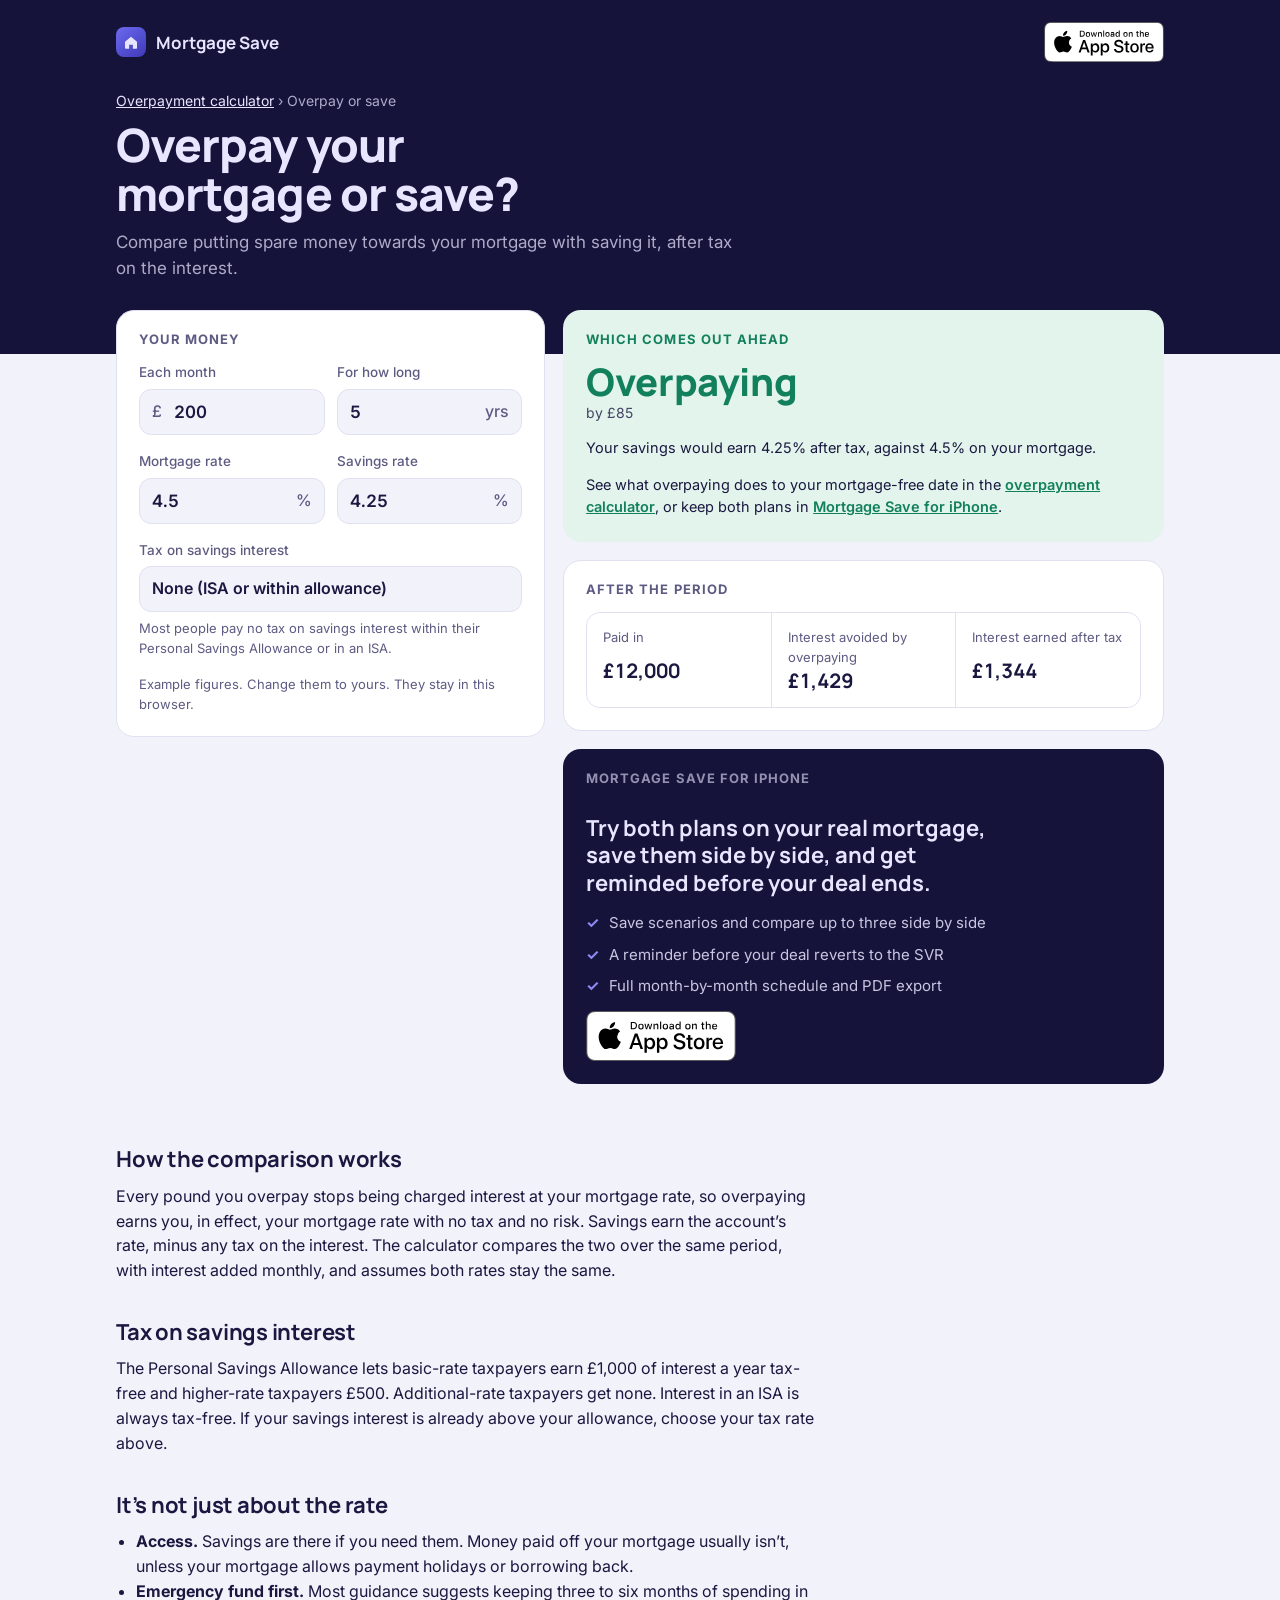
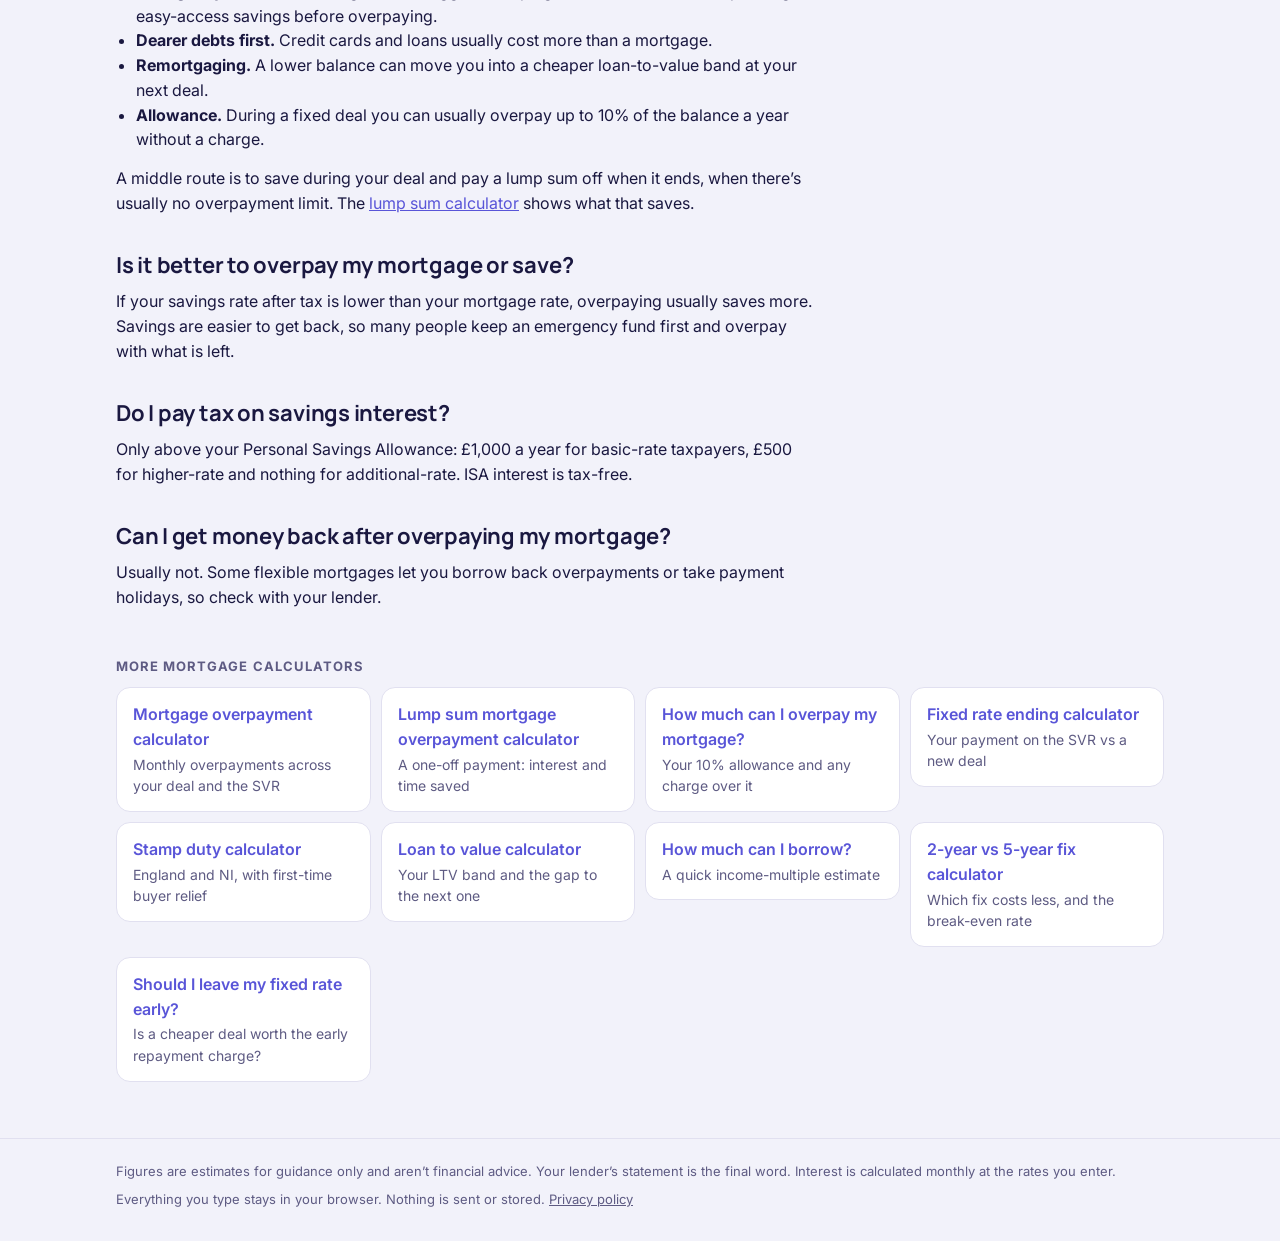
<file: calculator/overpay-mortgage-or-save-calculator/index.html>
<!doctype html>
<html lang="en-GB">
<head>
<meta charset="utf-8">
<meta name="viewport" content="width=device-width, initial-scale=1, viewport-fit=cover">
<title>Overpay Mortgage or Save? UK Calculator | Mortgage Save</title>
<meta name="description" content="Should you overpay your mortgage or put the money in savings? Compare the interest you’d avoid by overpaying with the interest you’d earn after tax.">
<meta name="apple-itunes-app" content="app-id=6467675017">
<link rel="canonical" href="https://mortgagesave.very-good-studio.com/overpay-mortgage-or-save-calculator/">
<link rel="icon" href="../favicon.png" type="image/png">
<link rel="apple-touch-icon" href="../apple-touch-icon.png">
<meta property="og:type" content="website">
<meta property="og:site_name" content="Mortgage Save">
<meta property="og:locale" content="en_GB">
<meta property="og:title" content="Overpay your mortgage or save? – Mortgage Save">
<meta property="og:description" content="Should you overpay your mortgage or put the money in savings? Compare the interest you’d avoid by overpaying with the interest you’d earn after tax.">
<meta property="og:url" content="https://mortgagesave.very-good-studio.com/overpay-mortgage-or-save-calculator/">
<meta property="og:image" content="https://mortgagesave.very-good-studio.com/og-image.png">
<meta property="og:image:width" content="1200">
<meta property="og:image:height" content="630">
<meta name="twitter:card" content="summary_large_image">
<link rel="preconnect" href="https://fonts.googleapis.com">
<link rel="preconnect" href="https://fonts.gstatic.com" crossorigin>
<link rel="stylesheet" href="https://fonts.googleapis.com/css2?family=Manrope:wght@600;700;800&family=Inter:wght@400;500;600&display=swap">
<link rel="stylesheet" href="../site.css">
<script type="application/ld+json">
{
  "@context": "https://schema.org",
  "@graph": [
    {
      "@type": "WebApplication",
      "name": "Overpay your mortgage or save?",
      "url": "https://mortgagesave.very-good-studio.com/overpay-mortgage-or-save-calculator/",
      "inLanguage": "en-GB",
      "applicationCategory": "FinanceApplication",
      "operatingSystem": "Any",
      "offers": {
        "@type": "Offer",
        "price": "0",
        "priceCurrency": "GBP"
      },
      "description": "Should you overpay your mortgage or put the money in savings? Compare the interest you’d avoid by overpaying with the interest you’d earn after tax.",
      "publisher": {
        "@id": "https://very-good-studio.com/#org"
      }
    },
    {
      "@type": "BreadcrumbList",
      "itemListElement": [
        {
          "@type": "ListItem",
          "position": 1,
          "name": "Mortgage overpayment calculator",
          "item": "https://mortgagesave.very-good-studio.com/"
        },
        {
          "@type": "ListItem",
          "position": 2,
          "name": "Overpay your mortgage or save?",
          "item": "https://mortgagesave.very-good-studio.com/overpay-mortgage-or-save-calculator/"
        }
      ]
    },
    {
      "@type": "FAQPage",
      "mainEntity": [
        {
          "@type": "Question",
          "name": "Is it better to overpay my mortgage or save?",
          "acceptedAnswer": {
            "@type": "Answer",
            "text": "If your savings rate after tax is lower than your mortgage rate, overpaying usually saves more. Savings are easier to get back, so many people keep an emergency fund first and overpay with what is left."
          }
        },
        {
          "@type": "Question",
          "name": "Do I pay tax on savings interest?",
          "acceptedAnswer": {
            "@type": "Answer",
            "text": "Only above your Personal Savings Allowance: £1,000 a year for basic-rate taxpayers, £500 for higher-rate and nothing for additional-rate. ISA interest is tax-free."
          }
        },
        {
          "@type": "Question",
          "name": "Can I get money back after overpaying my mortgage?",
          "acceptedAnswer": {
            "@type": "Answer",
            "text": "Usually not. Some flexible mortgages let you borrow back overpayments or take payment holidays, so check with your lender."
          }
        }
      ]
    },
    {
      "@type": "Organization",
      "@id": "https://very-good-studio.com/#org",
      "name": "Very Good Studio",
      "url": "https://very-good-studio.com/"
    }
  ]
}
</script>
</head>
<body>
<header class="top">
  <div class="wrap">
    <div class="brandline">
      <a class="brand" href="../">
        <span class="brand-mark" aria-hidden="true">
          <svg width="18" height="18" viewBox="0 0 24 24" fill="none"><path d="M4 11.5 12 5l8 6.5V20a1 1 0 0 1-1 1h-4.5v-5.5h-5V21H5a1 1 0 0 1-1-1v-8.5Z" fill="#E8E6FF"/></svg>
        </span>
        Mortgage Save
      </a>
      <a class="store-link" href="https://apps.apple.com/app/id6467675017" rel="noopener"><img src="../app-store-badge.svg" alt="Download on the App Store" width="120" height="40"></a>
    </div>
    <div>
      <nav class="crumbs" aria-label="Breadcrumb"><a href="../">Overpayment calculator</a> › Overpay or save</nav>
      <h1>Overpay your mortgage or save?</h1>
      <p class="lede">Compare putting spare money towards your mortgage with saving it, after tax on the interest.</p>
    </div>
  </div>
</header>

<main>
  <div class="wrap">
    <div class="calc">
      <form class="panel inputs-panel" id="form" novalidate>
        <h2>Your money</h2>
        <div class="inputs">
          <div class="pair">
            <div class="field" id="f-monthly">
              <label for="monthly">Each month</label>
              <div class="box"><span>£</span><input id="monthly" name="monthly" inputmode="decimal" autocomplete="off"></div>
              <div class="err" id="e-monthly"></div>
            </div>
            <div class="field" id="f-years">
              <label for="years">For how long</label>
              <div class="box"><input id="years" name="years" inputmode="decimal" autocomplete="off"><span class="after">yrs</span></div>
              <div class="err" id="e-years"></div>
            </div>
          </div>
          <div class="pair">
            <div class="field" id="f-mortgageRate">
              <label for="mortgageRate">Mortgage rate</label>
              <div class="box"><input id="mortgageRate" name="mortgageRate" inputmode="decimal" autocomplete="off"><span class="after">%</span></div>
              <div class="err" id="e-mortgageRate"></div>
            </div>
            <div class="field" id="f-savingsRate">
              <label for="savingsRate">Savings rate</label>
              <div class="box"><input id="savingsRate" name="savingsRate" inputmode="decimal" autocomplete="off"><span class="after">%</span></div>
              <div class="err" id="e-savingsRate"></div>
            </div>
          </div>
          <div class="field" id="f-tax">
              <label for="tax">Tax on savings interest</label>
              <div class="box"><select id="tax" name="tax"><option value="0">None (ISA or within allowance)</option><option value="20">20% (basic rate)</option><option value="40">40% (higher rate)</option><option value="45">45% (additional rate)</option></select></div><div class="hint">Most people pay no tax on savings interest within their Personal Savings Allowance or in an ISA.</div>
              <div class="err" id="e-tax"></div>
            </div>
          <div class="example-note"><span>Example figures. Change them to yours. They stay in this browser.</span></div>
        </div>
      </form>

      <div class="results">
        <section class="panel saving">
          <h2>Which comes out ahead</h2>
          <div id="out"></div>
        </section>
        <section class="panel">
          <h2>After the period</h2>
          <div class="stats" style="margin-top:0">
            <div class="stat"><span class="k">Paid in</span><span class="v" id="s-in">–</span></div>
            <div class="stat"><span class="k">Interest avoided by overpaying</span><span class="v" id="s-over">–</span></div>
            <div class="stat"><span class="k">Interest earned after tax</span><span class="v" id="s-save">–</span></div>
          </div>
        </section>

        <section class="panel app">
          <h2>Mortgage Save for iPhone</h2>
          <p class="pitch">Try both plans on your real mortgage, save them side by side, and get reminded before your deal ends.</p>
          <ul>
            <li>Save scenarios and compare up to three side by side</li>
            <li>A reminder before your deal reverts to the SVR</li>
            <li>Full month-by-month schedule and PDF export</li>
          </ul>
          <a class="cta" href="https://apps.apple.com/app/id6467675017" rel="noopener"><img src="../app-store-badge.svg" alt="Download Mortgage Save on the App Store" width="150" height="50" loading="lazy"></a>
        </section>
      </div>
    </div>

    <article class="article">
      <h2>How the comparison works</h2>
<p>Every pound you overpay stops being charged interest at your mortgage rate, so overpaying earns you, in effect, your mortgage rate with no tax and no risk. Savings earn the account’s rate, minus any tax on the interest. The calculator compares the two over the same period, with interest added monthly, and assumes both rates stay the same.</p>
<h2>Tax on savings interest</h2>
<p>The Personal Savings Allowance lets basic-rate taxpayers earn £1,000 of interest a year tax-free and higher-rate taxpayers £500. Additional-rate taxpayers get none. Interest in an ISA is always tax-free. If your savings interest is already above your allowance, choose your tax rate above.</p>
<h2>It’s not just about the rate</h2>
<ul>
<li><strong>Access.</strong> Savings are there if you need them. Money paid off your mortgage usually isn’t, unless your mortgage allows payment holidays or borrowing back.</li>
<li><strong>Emergency fund first.</strong> Most guidance suggests keeping three to six months of spending in easy-access savings before overpaying.</li>
<li><strong>Dearer debts first.</strong> Credit cards and loans usually cost more than a mortgage.</li>
<li><strong>Remortgaging.</strong> A lower balance can move you into a cheaper loan-to-value band at your next deal.</li>
<li><strong>Allowance.</strong> During a fixed deal you can usually overpay up to 10% of the balance a year without a charge.</li>
</ul>
<p>A middle route is to save during your deal and pay a lump sum off when it ends, when there’s usually no overpayment limit. The <a href="../lump-sum-overpayment-calculator/">lump sum calculator</a> shows what that saves.</p>
      <h2>Is it better to overpay my mortgage or save?</h2>
<p>If your savings rate after tax is lower than your mortgage rate, overpaying usually saves more. Savings are easier to get back, so many people keep an emergency fund first and overpay with what is left.</p>
<h2>Do I pay tax on savings interest?</h2>
<p>Only above your Personal Savings Allowance: £1,000 a year for basic-rate taxpayers, £500 for higher-rate and nothing for additional-rate. ISA interest is tax-free.</p>
<h2>Can I get money back after overpaying my mortgage?</h2>
<p>Usually not. Some flexible mortgages let you borrow back overpayments or take payment holidays, so check with your lender.</p>

    </article>

    <nav class="related" aria-label="More calculators">
      <h2>More mortgage calculators</h2>
      <ul><li><a href="../">Mortgage overpayment calculator<span>Monthly overpayments across your deal and the SVR</span></a></li><li><a href="../lump-sum-overpayment-calculator/">Lump sum mortgage overpayment calculator<span>A one-off payment: interest and time saved</span></a></li><li><a href="../mortgage-overpayment-allowance-calculator/">How much can I overpay my mortgage?<span>Your 10% allowance and any charge over it</span></a></li><li><a href="../fixed-rate-ending-calculator/">Fixed rate ending calculator<span>Your payment on the SVR vs a new deal</span></a></li><li><a href="../stamp-duty-calculator/">Stamp duty calculator<span>England and NI, with first-time buyer relief</span></a></li><li><a href="../loan-to-value-calculator/">Loan to value calculator<span>Your LTV band and the gap to the next one</span></a></li><li><a href="../how-much-can-i-borrow-calculator/">How much can I borrow?<span>A quick income-multiple estimate</span></a></li><li><a href="../2-year-vs-5-year-fix-calculator/">2-year vs 5-year fix calculator<span>Which fix costs less, and the break-even rate</span></a></li><li><a href="../leave-fixed-rate-early-calculator/">Should I leave my fixed rate early?<span>Is a cheaper deal worth the early repayment charge?</span></a></li></ul>
    </nav>
  </div>
</main>

<footer>
  <div class="wrap">
    <span>Figures are estimates for guidance only and aren’t financial advice. Your lender’s statement is the final word. Interest is calculated monthly at the rates you enter.</span>
    <span>Everything you type stays in your browser. Nothing is sent or stored. <a href="https://very-good-studio.com/apps/mortgage-save/privacy-policy.html">Privacy policy</a></span>
  </div>
</footer>

<script type="module">
import { setup, $, gbp0, plain } from '../guide.js';
import { overpayOrSave } from '../tools.js';

setup({
  fields: {
    monthly: { min: 1, max: 100000, money: true },
    years: { min: 1, max: 40 },
    mortgageRate: { min: 0, max: 25 },
    savingsRate: { min: 0, max: 25 },
    tax: { text: true },
  },
  defaults: { monthly: 200, years: 5, mortgageRate: 4.5, savingsRate: 4.25, tax: '0' },
  showInvalid: () => { $('out').innerHTML = '<p class="empty-over">Check the figures marked in red.</p>'; },
  render: (d) => {
    const r = overpayOrSave({ monthly: d.monthly, years: d.years, mortgageRate: d.mortgageRate, savingsRate: d.savingsRate, taxRate: Number(d.tax) });
    const head = r.winner === 'tie' ? 'About the same' : r.winner === 'overpay' ? 'Overpaying' : 'Saving';
    $('out').innerHTML = `
      <div class="saving-grid">
        <div><div class="big">${head}</div><div class="k">${r.winner === 'tie' ? 'either way' : `by ${gbp0.format(Math.abs(r.difference))}`}</div></div>
      </div>
      <p>Your savings would earn ${plain(+r.afterTaxSavingsRate.toFixed(2))}% after tax, against ${plain(d.mortgageRate)}% on your mortgage.${r.winner === 'save' ? ' Saving keeps the money easy to reach too.' : ''}</p>
      <p class="nudge">See what overpaying does to your mortgage-free date in the <a href="../">overpayment calculator</a>, or keep both plans in <a href="https://apps.apple.com/app/id6467675017" rel="noopener">Mortgage Save for iPhone</a>.</p>`;
    $('s-in').textContent = gbp0.format(r.paidIn);
    $('s-over').textContent = gbp0.format(r.overpayGain);
    $('s-save').textContent = gbp0.format(r.saveGain);
  },
});
</script>
<!-- Cloudflare Web Analytics --><script type='module' src='https://static.cloudflareinsights.com/beacon.min.js' data-cf-beacon='{"token": "3850486203cd40769943ba21bf3ae65b"}'></script><!-- End Cloudflare Web Analytics -->
</body>
</html>
</file>
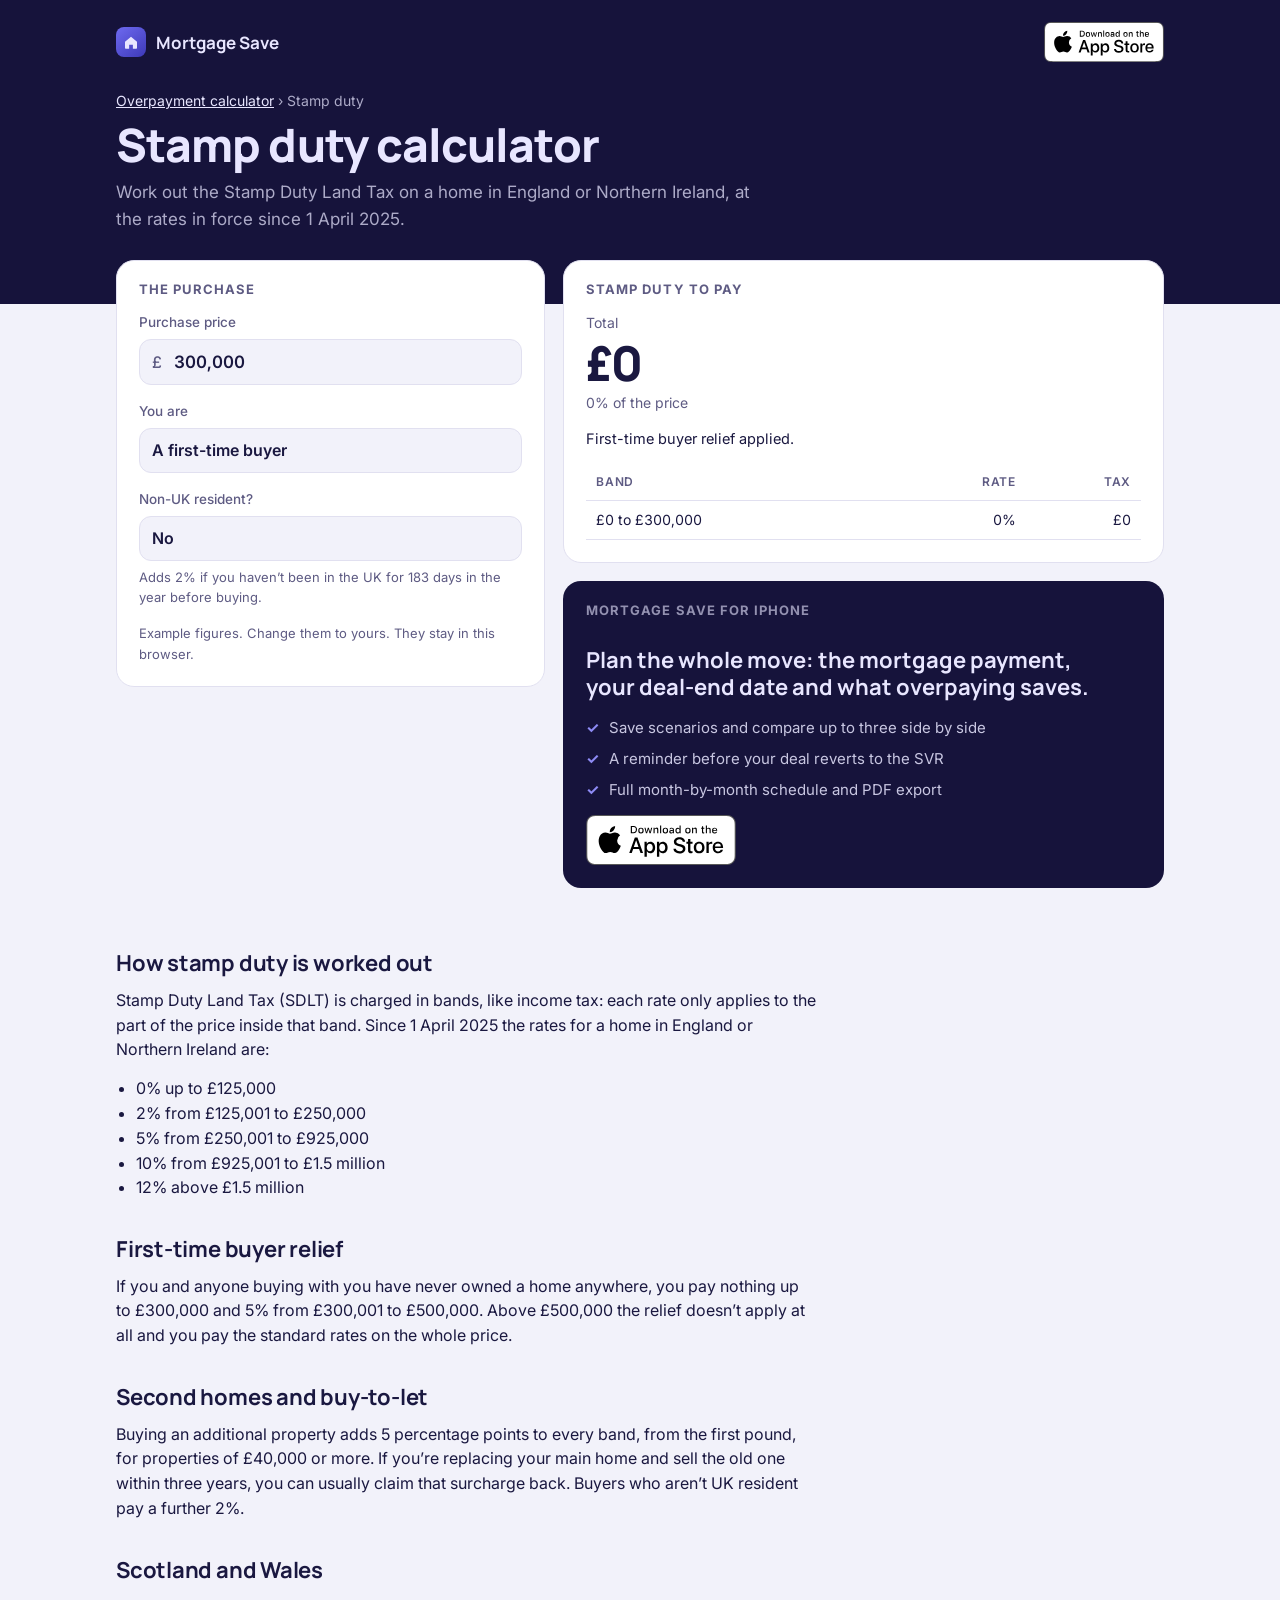
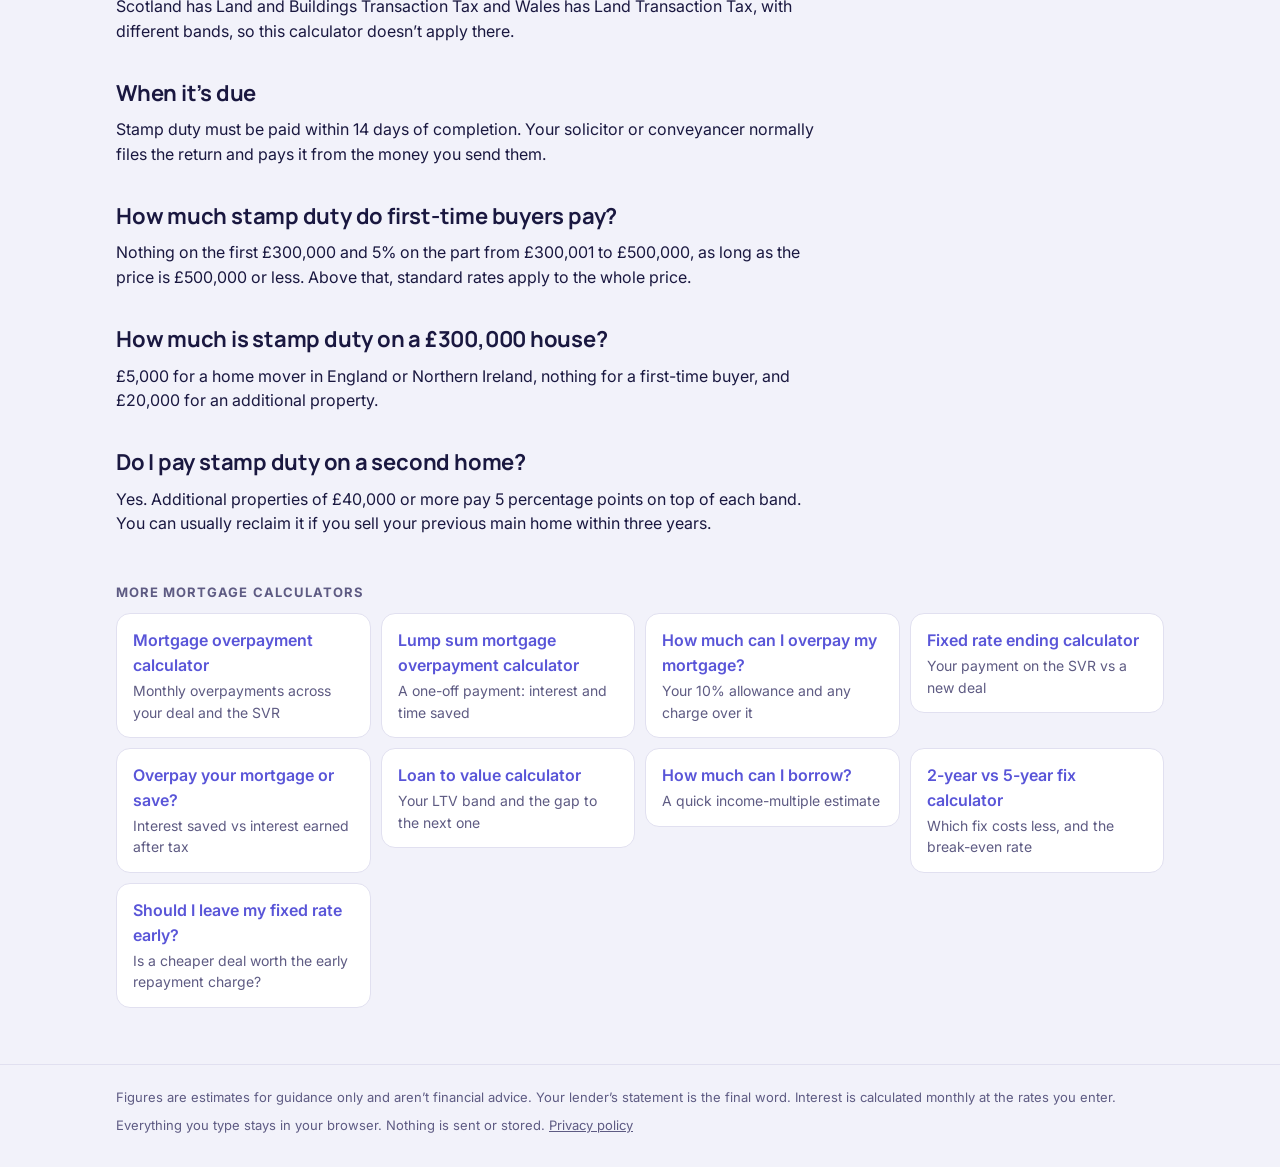
<file: calculator/stamp-duty-calculator/index.html>
<!doctype html>
<html lang="en-GB">
<head>
<meta charset="utf-8">
<meta name="viewport" content="width=device-width, initial-scale=1, viewport-fit=cover">
<title>Stamp Duty Calculator England 2026 | Mortgage Save</title>
<meta name="description" content="Free stamp duty calculator for England and Northern Ireland at the rates from 1 April 2025. First-time buyer relief, home movers, second homes and non-UK residents, with a band-by-band breakdown.">
<meta name="apple-itunes-app" content="app-id=6467675017">
<link rel="canonical" href="https://mortgagesave.very-good-studio.com/stamp-duty-calculator/">
<link rel="icon" href="../favicon.png" type="image/png">
<link rel="apple-touch-icon" href="../apple-touch-icon.png">
<meta property="og:type" content="website">
<meta property="og:site_name" content="Mortgage Save">
<meta property="og:locale" content="en_GB">
<meta property="og:title" content="Stamp duty calculator – Mortgage Save">
<meta property="og:description" content="Free stamp duty calculator for England and Northern Ireland at the rates from 1 April 2025. First-time buyer relief, home movers, second homes and non-UK residents, with a band-by-band breakdown.">
<meta property="og:url" content="https://mortgagesave.very-good-studio.com/stamp-duty-calculator/">
<meta property="og:image" content="https://mortgagesave.very-good-studio.com/og-image.png">
<meta property="og:image:width" content="1200">
<meta property="og:image:height" content="630">
<meta name="twitter:card" content="summary_large_image">
<link rel="preconnect" href="https://fonts.googleapis.com">
<link rel="preconnect" href="https://fonts.gstatic.com" crossorigin>
<link rel="stylesheet" href="https://fonts.googleapis.com/css2?family=Manrope:wght@600;700;800&family=Inter:wght@400;500;600&display=swap">
<link rel="stylesheet" href="../site.css">
<script type="application/ld+json">
{
  "@context": "https://schema.org",
  "@graph": [
    {
      "@type": "WebApplication",
      "name": "Stamp duty calculator",
      "url": "https://mortgagesave.very-good-studio.com/stamp-duty-calculator/",
      "inLanguage": "en-GB",
      "applicationCategory": "FinanceApplication",
      "operatingSystem": "Any",
      "offers": {
        "@type": "Offer",
        "price": "0",
        "priceCurrency": "GBP"
      },
      "description": "Free stamp duty calculator for England and Northern Ireland at the rates from 1 April 2025. First-time buyer relief, home movers, second homes and non-UK residents, with a band-by-band breakdown.",
      "publisher": {
        "@id": "https://very-good-studio.com/#org"
      }
    },
    {
      "@type": "BreadcrumbList",
      "itemListElement": [
        {
          "@type": "ListItem",
          "position": 1,
          "name": "Mortgage overpayment calculator",
          "item": "https://mortgagesave.very-good-studio.com/"
        },
        {
          "@type": "ListItem",
          "position": 2,
          "name": "Stamp duty calculator",
          "item": "https://mortgagesave.very-good-studio.com/stamp-duty-calculator/"
        }
      ]
    },
    {
      "@type": "FAQPage",
      "mainEntity": [
        {
          "@type": "Question",
          "name": "How much stamp duty do first-time buyers pay?",
          "acceptedAnswer": {
            "@type": "Answer",
            "text": "Nothing on the first £300,000 and 5% on the part from £300,001 to £500,000, as long as the price is £500,000 or less. Above that, standard rates apply to the whole price."
          }
        },
        {
          "@type": "Question",
          "name": "How much is stamp duty on a £300,000 house?",
          "acceptedAnswer": {
            "@type": "Answer",
            "text": "£5,000 for a home mover in England or Northern Ireland, nothing for a first-time buyer, and £20,000 for an additional property."
          }
        },
        {
          "@type": "Question",
          "name": "Do I pay stamp duty on a second home?",
          "acceptedAnswer": {
            "@type": "Answer",
            "text": "Yes. Additional properties of £40,000 or more pay 5 percentage points on top of each band. You can usually reclaim it if you sell your previous main home within three years."
          }
        }
      ]
    },
    {
      "@type": "Organization",
      "@id": "https://very-good-studio.com/#org",
      "name": "Very Good Studio",
      "url": "https://very-good-studio.com/"
    }
  ]
}
</script>
</head>
<body>
<header class="top">
  <div class="wrap">
    <div class="brandline">
      <a class="brand" href="../">
        <span class="brand-mark" aria-hidden="true">
          <svg width="18" height="18" viewBox="0 0 24 24" fill="none"><path d="M4 11.5 12 5l8 6.5V20a1 1 0 0 1-1 1h-4.5v-5.5h-5V21H5a1 1 0 0 1-1-1v-8.5Z" fill="#E8E6FF"/></svg>
        </span>
        Mortgage Save
      </a>
      <a class="store-link" href="https://apps.apple.com/app/id6467675017" rel="noopener"><img src="../app-store-badge.svg" alt="Download on the App Store" width="120" height="40"></a>
    </div>
    <div>
      <nav class="crumbs" aria-label="Breadcrumb"><a href="../">Overpayment calculator</a> › Stamp duty</nav>
      <h1>Stamp duty calculator</h1>
      <p class="lede">Work out the Stamp Duty Land Tax on a home in England or Northern Ireland, at the rates in force since 1 April 2025.</p>
    </div>
  </div>
</header>

<main>
  <div class="wrap">
    <div class="calc">
      <form class="panel inputs-panel" id="form" novalidate>
        <h2>The purchase</h2>
        <div class="inputs">
          <div class="field" id="f-price">
              <label for="price">Purchase price</label>
              <div class="box"><span>£</span><input id="price" name="price" inputmode="decimal" autocomplete="off"></div>
              <div class="err" id="e-price"></div>
            </div>
          <div class="field" id="f-buyer">
              <label for="buyer">You are</label>
              <div class="box"><select id="buyer" name="buyer"><option value="homeMover">Moving home or buying your only home</option><option value="firstTimeBuyer">A first-time buyer</option><option value="additionalProperty">Buying an additional property</option></select></div>
              <div class="err" id="e-buyer"></div>
            </div>
          <div class="field" id="f-nonResident">
              <label for="nonResident">Non-UK resident?</label>
              <div class="box"><select id="nonResident" name="nonResident"><option value="no">No</option><option value="yes">Yes</option></select></div><div class="hint">Adds 2% if you haven’t been in the UK for 183 days in the year before buying.</div>
              <div class="err" id="e-nonResident"></div>
            </div>
          <div class="example-note"><span>Example figures. Change them to yours. They stay in this browser.</span></div>
        </div>
      </form>

      <div class="results">
        <section class="panel">
          <h2>Stamp duty to pay</h2>
          <div class="headline"><span class="k">Total</span><span class="v" id="h-total">–</span><span class="s" id="h-sub"></span></div>
          <div id="note"></div>
          <div class="table-scroll"><table id="bands"></table></div>
        </section>

        <section class="panel app">
          <h2>Mortgage Save for iPhone</h2>
          <p class="pitch">Plan the whole move: the mortgage payment, your deal-end date and what overpaying saves.</p>
          <ul>
            <li>Save scenarios and compare up to three side by side</li>
            <li>A reminder before your deal reverts to the SVR</li>
            <li>Full month-by-month schedule and PDF export</li>
          </ul>
          <a class="cta" href="https://apps.apple.com/app/id6467675017" rel="noopener"><img src="../app-store-badge.svg" alt="Download Mortgage Save on the App Store" width="150" height="50" loading="lazy"></a>
        </section>
      </div>
    </div>

    <article class="article">
      <h2>How stamp duty is worked out</h2>
<p>Stamp Duty Land Tax (SDLT) is charged in bands, like income tax: each rate only applies to the part of the price inside that band. Since 1 April 2025 the rates for a home in England or Northern Ireland are:</p>
<ul>
<li>0% up to £125,000</li>
<li>2% from £125,001 to £250,000</li>
<li>5% from £250,001 to £925,000</li>
<li>10% from £925,001 to £1.5 million</li>
<li>12% above £1.5 million</li>
</ul>
<h2>First-time buyer relief</h2>
<p>If you and anyone buying with you have never owned a home anywhere, you pay nothing up to £300,000 and 5% from £300,001 to £500,000. Above £500,000 the relief doesn’t apply at all and you pay the standard rates on the whole price.</p>
<h2>Second homes and buy-to-let</h2>
<p>Buying an additional property adds 5 percentage points to every band, from the first pound, for properties of £40,000 or more. If you’re replacing your main home and sell the old one within three years, you can usually claim that surcharge back. Buyers who aren’t UK resident pay a further 2%.</p>
<h2>Scotland and Wales</h2>
<p>Scotland has Land and Buildings Transaction Tax and Wales has Land Transaction Tax, with different bands, so this calculator doesn’t apply there.</p>
<h2>When it’s due</h2>
<p>Stamp duty must be paid within 14 days of completion. Your solicitor or conveyancer normally files the return and pays it from the money you send them.</p>
      <h2>How much stamp duty do first-time buyers pay?</h2>
<p>Nothing on the first £300,000 and 5% on the part from £300,001 to £500,000, as long as the price is £500,000 or less. Above that, standard rates apply to the whole price.</p>
<h2>How much is stamp duty on a £300,000 house?</h2>
<p>£5,000 for a home mover in England or Northern Ireland, nothing for a first-time buyer, and £20,000 for an additional property.</p>
<h2>Do I pay stamp duty on a second home?</h2>
<p>Yes. Additional properties of £40,000 or more pay 5 percentage points on top of each band. You can usually reclaim it if you sell your previous main home within three years.</p>

    </article>

    <nav class="related" aria-label="More calculators">
      <h2>More mortgage calculators</h2>
      <ul><li><a href="../">Mortgage overpayment calculator<span>Monthly overpayments across your deal and the SVR</span></a></li><li><a href="../lump-sum-overpayment-calculator/">Lump sum mortgage overpayment calculator<span>A one-off payment: interest and time saved</span></a></li><li><a href="../mortgage-overpayment-allowance-calculator/">How much can I overpay my mortgage?<span>Your 10% allowance and any charge over it</span></a></li><li><a href="../fixed-rate-ending-calculator/">Fixed rate ending calculator<span>Your payment on the SVR vs a new deal</span></a></li><li><a href="../overpay-mortgage-or-save-calculator/">Overpay your mortgage or save?<span>Interest saved vs interest earned after tax</span></a></li><li><a href="../loan-to-value-calculator/">Loan to value calculator<span>Your LTV band and the gap to the next one</span></a></li><li><a href="../how-much-can-i-borrow-calculator/">How much can I borrow?<span>A quick income-multiple estimate</span></a></li><li><a href="../2-year-vs-5-year-fix-calculator/">2-year vs 5-year fix calculator<span>Which fix costs less, and the break-even rate</span></a></li><li><a href="../leave-fixed-rate-early-calculator/">Should I leave my fixed rate early?<span>Is a cheaper deal worth the early repayment charge?</span></a></li></ul>
    </nav>
  </div>
</main>

<footer>
  <div class="wrap">
    <span>Figures are estimates for guidance only and aren’t financial advice. Your lender’s statement is the final word. Interest is calculated monthly at the rates you enter.</span>
    <span>Everything you type stays in your browser. Nothing is sent or stored. <a href="https://very-good-studio.com/apps/mortgage-save/privacy-policy.html">Privacy policy</a></span>
  </div>
</footer>

<script type="module">
import { setup, $, gbp0, plain } from '../guide.js';
import { stampDuty } from '../property.js';

const band = (b) => b.to == null ? `Over ${gbp0.format(b.from)}` : `${gbp0.format(b.from === 0 ? 0 : b.from + 1)} to ${gbp0.format(b.to)}`;
setup({
  fields: {
    price: { min: 1, max: 100000000, money: true },
    buyer: { text: true },
    nonResident: { text: true },
  },
  defaults: { price: 300000, buyer: 'firstTimeBuyer', nonResident: 'no' },
  showInvalid: () => { $('h-total').textContent = '–'; $('bands').innerHTML = ''; },
  render: (d) => {
    const r = stampDuty(d.price, d.buyer, d.nonResident === 'yes');
    $('h-total').textContent = gbp0.format(r.total);
    $('h-sub').textContent = `${plain(+r.effectiveRate.toFixed(2))}% of the price`;
    $('note').innerHTML = r.reliefUnavailable ? '<div class="callout">First-time buyer relief only applies up to £500,000, so standard rates apply to the whole price.</div>'
      : r.reliefApplied ? '<p class="nudge">First-time buyer relief applied.</p>' : '';
    $('bands').innerHTML = '<thead><tr><th>Band</th><th>Rate</th><th>Tax</th></tr></thead><tbody>' +
      r.breakdown.map((b) => `<tr><td>${band(b)}</td><td>${plain(b.rate)}%</td><td>${gbp0.format(b.tax)}</td></tr>`).join('') + '</tbody>';
  },
});
</script>
<!-- Cloudflare Web Analytics --><script type='module' src='https://static.cloudflareinsights.com/beacon.min.js' data-cf-beacon='{"token": "3850486203cd40769943ba21bf3ae65b"}'></script><!-- End Cloudflare Web Analytics -->
</body>
</html>
</file>
<file: calculator/site.css>
/* Layout: one calm column on phones; inputs left and live results right from 900px. Brand palette from the Mortgage Save support site. */
:root {
  --bg: #F2F2FA;
  --surface: #FFFFFF;
  --ink: #1A1840;
  --muted: #5E5B83;
  --line: #E1E0F0;
  --brand: #16133B;
  --brand-fg: #E8E6FF;
  --accent: #5955D8;
  --accent-soft: #EBEAFD;
  --save: #12805C;
  --save-soft: #E3F4EC;
  --warn: #9A5B00;
  --warn-soft: #FFF3DC;
  --chart-base: #A9A6CC;
  --font-display: "Manrope", "Inter", system-ui, sans-serif;
  --font-body: "Inter", system-ui, -apple-system, "Segoe UI", sans-serif;
  --radius: 18px;
}
@media (prefers-color-scheme: dark) {
  :root:not([data-theme="light"]) {
    --bg: #0E0C24; --surface: #18163A; --ink: #E8E6FF; --muted: #A3A0CC; --line: #2C2A55;
    --brand: #0A0820; --brand-fg: #E8E6FF; --accent: #8E8BF5; --accent-soft: #26245A;
    --save: #4CC79A; --save-soft: #12332A; --warn: #F2B65C; --warn-soft: #3A2C12; --chart-base: #4E4B82;
    color-scheme: dark;
  }
}
:root[data-theme="dark"] {
  --bg: #0E0C24; --surface: #18163A; --ink: #E8E6FF; --muted: #A3A0CC; --line: #2C2A55;
  --brand: #0A0820; --brand-fg: #E8E6FF; --accent: #8E8BF5; --accent-soft: #26245A;
  --save: #4CC79A; --save-soft: #12332A; --warn: #F2B65C; --warn-soft: #3A2C12; --chart-base: #4E4B82;
  color-scheme: dark;
}

*, *::before, *::after { box-sizing: border-box; }
html { -webkit-text-size-adjust: 100%; }
body {
  margin: 0;
  background: var(--bg);
  color: var(--ink);
  font: 400 16px/1.55 var(--font-body);
  -webkit-font-smoothing: antialiased;
}
.wrap {
  max-width: 1080px;
  margin: 0 auto;
  padding-left: max(16px, env(safe-area-inset-left, 0px));
  padding-right: max(16px, env(safe-area-inset-right, 0px));
}

header.top { background: var(--brand); color: var(--brand-fg); }
header.top .wrap { padding-block: 22px 72px; display: grid; gap: 28px; }
.brandline { display: flex; align-items: center; justify-content: space-between; gap: 12px; flex-wrap: wrap; }
.brand { display: flex; align-items: center; gap: 10px; font: 700 17px/1 var(--font-display); color: var(--brand-fg); text-decoration: none; }
.brand-mark { width: 30px; height: 30px; border-radius: 8px; background: linear-gradient(140deg, #6E6AF0, #3D39B8); display: grid; place-items: center; }
.store-link { display: block; border-radius: 8px; }
.store-link img { display: block; width: 120px; height: 40px; filter: invert(1); }
.store-link:hover { opacity: .9; }
h1 { font: 800 clamp(30px, 5vw, 46px)/1.08 var(--font-display); letter-spacing: -0.02em; margin: 0; text-wrap: balance; max-width: 18ch; }
.lede { margin: 10px 0 0; max-width: 58ch; color: rgba(232,230,255,.72); font-size: 17px; }

main .wrap { margin-top: -44px; padding-block: 0 56px; }
.calc { display: grid; gap: 18px; grid-template-columns: 1fr; align-items: start; }
@media (min-width: 900px) { .calc { grid-template-columns: minmax(0, 5fr) minmax(0, 7fr); } }

.panel { background: var(--surface); border: 1px solid var(--line); border-radius: var(--radius); padding: 22px; min-width: 0; }
.panel h2 { font: 700 13px/1 var(--font-body); text-transform: uppercase; letter-spacing: .08em; color: var(--muted); margin: 0 0 16px; }
.inputs { display: grid; gap: 16px; }
@media (min-width: 900px) { .inputs-panel { position: sticky; top: calc(16px + env(safe-area-inset-top, 0px)); } }
.group { display: grid; gap: 12px; padding-top: 16px; border-top: 1px solid var(--line); }
.group:first-of-type { border-top: 0; padding-top: 0; }
.group-title { font-weight: 600; font-size: 14px; }
.pair { display: grid; grid-template-columns: repeat(2, minmax(0, 1fr)); gap: 12px; }
.field { display: grid; grid-template-columns: minmax(0, 1fr); gap: 6px; min-width: 0; }
.field label { font-size: 13.5px; font-weight: 500; color: var(--muted); }
.box { display: flex; align-items: center; background: var(--bg); border: 1.5px solid var(--line); border-radius: 12px; transition: border-color .15s; }
.box:focus-within { border-color: var(--accent); }
.box span { padding: 0 0 0 12px; color: var(--muted); font-weight: 500; }
.box span.after { padding: 0 12px 0 0; }
.box input { flex: 1; width: 100%; min-width: 0; border: 0; background: transparent; color: var(--ink); font: 600 17px/1 var(--font-body); padding: 12px; font-variant-numeric: tabular-nums; outline: none; }
.field.bad .box { border-color: #D2433E; }
.err { color: #D2433E; font-size: 13px; }
.err:empty { display: none; }
.hint { font-size: 13px; color: var(--muted); }
input[type="range"] { width: 100%; accent-color: var(--accent); margin: 2px 0 0; }
.range-ends { display: flex; justify-content: space-between; font-size: 12px; color: var(--muted); font-variant-numeric: tabular-nums; }
.example-note { font-size: 13px; color: var(--muted); display: flex; justify-content: space-between; gap: 8px; flex-wrap: wrap; }
.linkbtn { background: none; border: 0; padding: 0; font: inherit; color: var(--accent); cursor: pointer; text-decoration: underline; text-underline-offset: 2px; }
:focus-visible { outline: 2.5px solid var(--accent); outline-offset: 2px; }

.results { display: grid; gap: 18px; min-width: 0; }
.headline { display: grid; gap: 4px; }
.headline .k { font-size: 14px; color: var(--muted); }
.headline .v { font: 800 clamp(34px, 6vw, 48px)/1.05 var(--font-display); letter-spacing: -0.02em; font-variant-numeric: tabular-nums; }
.headline .s { font-size: 14px; color: var(--muted); }
.stats { display: grid; grid-template-columns: repeat(auto-fit, minmax(150px, 1fr)); gap: 1px; background: var(--line); border: 1px solid var(--line); border-radius: 14px; overflow: hidden; margin-top: 18px; }
.stat { background: var(--surface); padding: 14px 16px; display: grid; gap: 2px; }
.stat .k { font-size: 13px; color: var(--muted); }
.stat .v { font: 700 20px/1.2 var(--font-display); font-variant-numeric: tabular-nums; }
.stat .v.up { color: var(--warn); }

.saving { background: var(--save-soft); border-color: transparent; }
.saving h2 { color: var(--save); }
.saving-grid { display: grid; grid-template-columns: repeat(auto-fit, minmax(160px, 1fr)); gap: 16px; }
.saving .big { font: 800 clamp(28px, 4.6vw, 38px)/1.05 var(--font-display); color: var(--save); font-variant-numeric: tabular-nums; letter-spacing: -0.01em; }
.saving .k { font-size: 14px; color: var(--ink); opacity: .8; }
.saving p { margin: 14px 0 0; font-size: 14.5px; }
.callout { margin-top: 14px; background: var(--warn-soft); color: var(--warn); border-radius: 12px; padding: 12px 14px; font-size: 14px; }
.empty-over { color: var(--muted); font-size: 15px; margin: 0; }

.chart-wrap { width: 100%; }
.chart-wrap svg { width: 100%; height: auto; display: block; overflow: visible; }
.legend { display: flex; gap: 16px; flex-wrap: wrap; font-size: 13px; color: var(--muted); margin-top: 10px; }
.legend i { display: inline-block; width: 18px; height: 3px; border-radius: 2px; vertical-align: middle; margin-right: 6px; }

details.table { border-top: 1px solid var(--line); margin-top: 16px; padding-top: 12px; }
details.table summary { cursor: pointer; font-weight: 600; font-size: 14.5px; color: var(--accent); }
.table-scroll { overflow-x: auto; margin-top: 12px; }
table { width: 100%; border-collapse: collapse; font-size: 14px; font-variant-numeric: tabular-nums; min-width: 460px; }
th, td { text-align: right; padding: 8px 10px; border-bottom: 1px solid var(--line); white-space: nowrap; }
th:first-child, td:first-child { text-align: left; }
th { font-size: 12px; text-transform: uppercase; letter-spacing: .06em; color: var(--muted); font-weight: 600; }
tr.svr td:first-child::after { content: "SVR"; font-size: 10.5px; font-weight: 600; letter-spacing: .05em; margin-left: 8px; padding: 2px 6px; border-radius: 999px; background: var(--warn-soft); color: var(--warn); }

.app { background: var(--brand); color: var(--brand-fg); border-color: transparent; display: grid; gap: 14px; }
.app h2 { color: rgba(232,230,255,.6); }
.app .pitch { font: 700 22px/1.25 var(--font-display); margin: 0; text-wrap: balance; }
.app ul { margin: 0; padding: 0; list-style: none; display: grid; gap: 8px; font-size: 15px; color: rgba(232,230,255,.85); }
.app li::before { content: "✓"; color: #8E8BF5; font-weight: 700; margin-right: 10px; }
.app .cta { justify-self: start; display: block; border-radius: 10px; }
.app .cta img { display: block; width: 150px; height: 50px; filter: invert(1); }
.app .cta:hover { opacity: .9; }

.explain { margin-top: 40px; display: grid; gap: 26px; grid-template-columns: 1fr; }
@media (min-width: 760px) { .explain { grid-template-columns: 1fr 1fr; } }
.explain section { min-width: 0; }
.explain h2 { font: 700 21px/1.25 var(--font-display); margin: 0 0 8px; text-wrap: balance; }
.explain p { margin: 0 0 10px; max-width: 62ch; color: var(--muted); }
.explain p strong { color: var(--ink); font-weight: 600; }

footer { border-top: 1px solid var(--line); }
footer .wrap { padding-block: 22px 32px; font-size: 13px; color: var(--muted); display: grid; gap: 8px; }
footer a { color: var(--muted); }

@media (prefers-reduced-motion: reduce) { * { transition: none !important; } }

/* Guide pages */
.box select { flex: 1; width: 100%; min-width: 0; border: 0; background: transparent; color: var(--ink); font: 600 16px/1.2 var(--font-body); padding: 12px; outline: none; appearance: none; }
.fullcalc { font-size: 14px; }
.fullcalc a, .article a, .related a, .crumbs a { color: var(--accent); }
.crumbs { font-size: 14px; color: rgba(232,230,255,.72); }
.crumbs a { color: var(--brand-fg); }
.article { max-width: 70ch; margin: 40px 0 0; display: grid; gap: 4px; }
.article h2 { font: 700 22px/1.25 var(--font-display); margin: 22px 0 6px; letter-spacing: -0.01em; }
.article p, .article li { font-size: 16px; }
.article p { margin: 0 0 10px; }
.article ul { margin: 0 0 10px; padding-left: 20px; }
.related { margin-top: 40px; }
.related h2 { font: 700 13px/1 var(--font-body); text-transform: uppercase; letter-spacing: .08em; color: var(--muted); margin: 0 0 14px; }
.related ul { list-style: none; padding: 0; margin: 0; display: grid; gap: 10px; grid-template-columns: repeat(auto-fit, minmax(230px, 1fr)); }
.related li a { display: block; background: var(--surface); border: 1px solid var(--line); border-radius: 14px; padding: 14px 16px; font-weight: 600; text-decoration: none; }
.related li a span { display: block; font-weight: 400; font-size: 14px; color: var(--muted); margin-top: 2px; }
.nudge { font-size: 14.5px; }
.nudge a { color: var(--save); font-weight: 600; }
.pair { align-items: start; }
.crumbs { margin-bottom: 8px; }
.saving p a { color: var(--save); font-weight: 600; }
#cmp, #bands { min-width: 0; }
#cmp td:first-child, #bands td:first-child { white-space: normal; }
#cmp th, #cmp td { padding-inline: 6px; }
</file>
